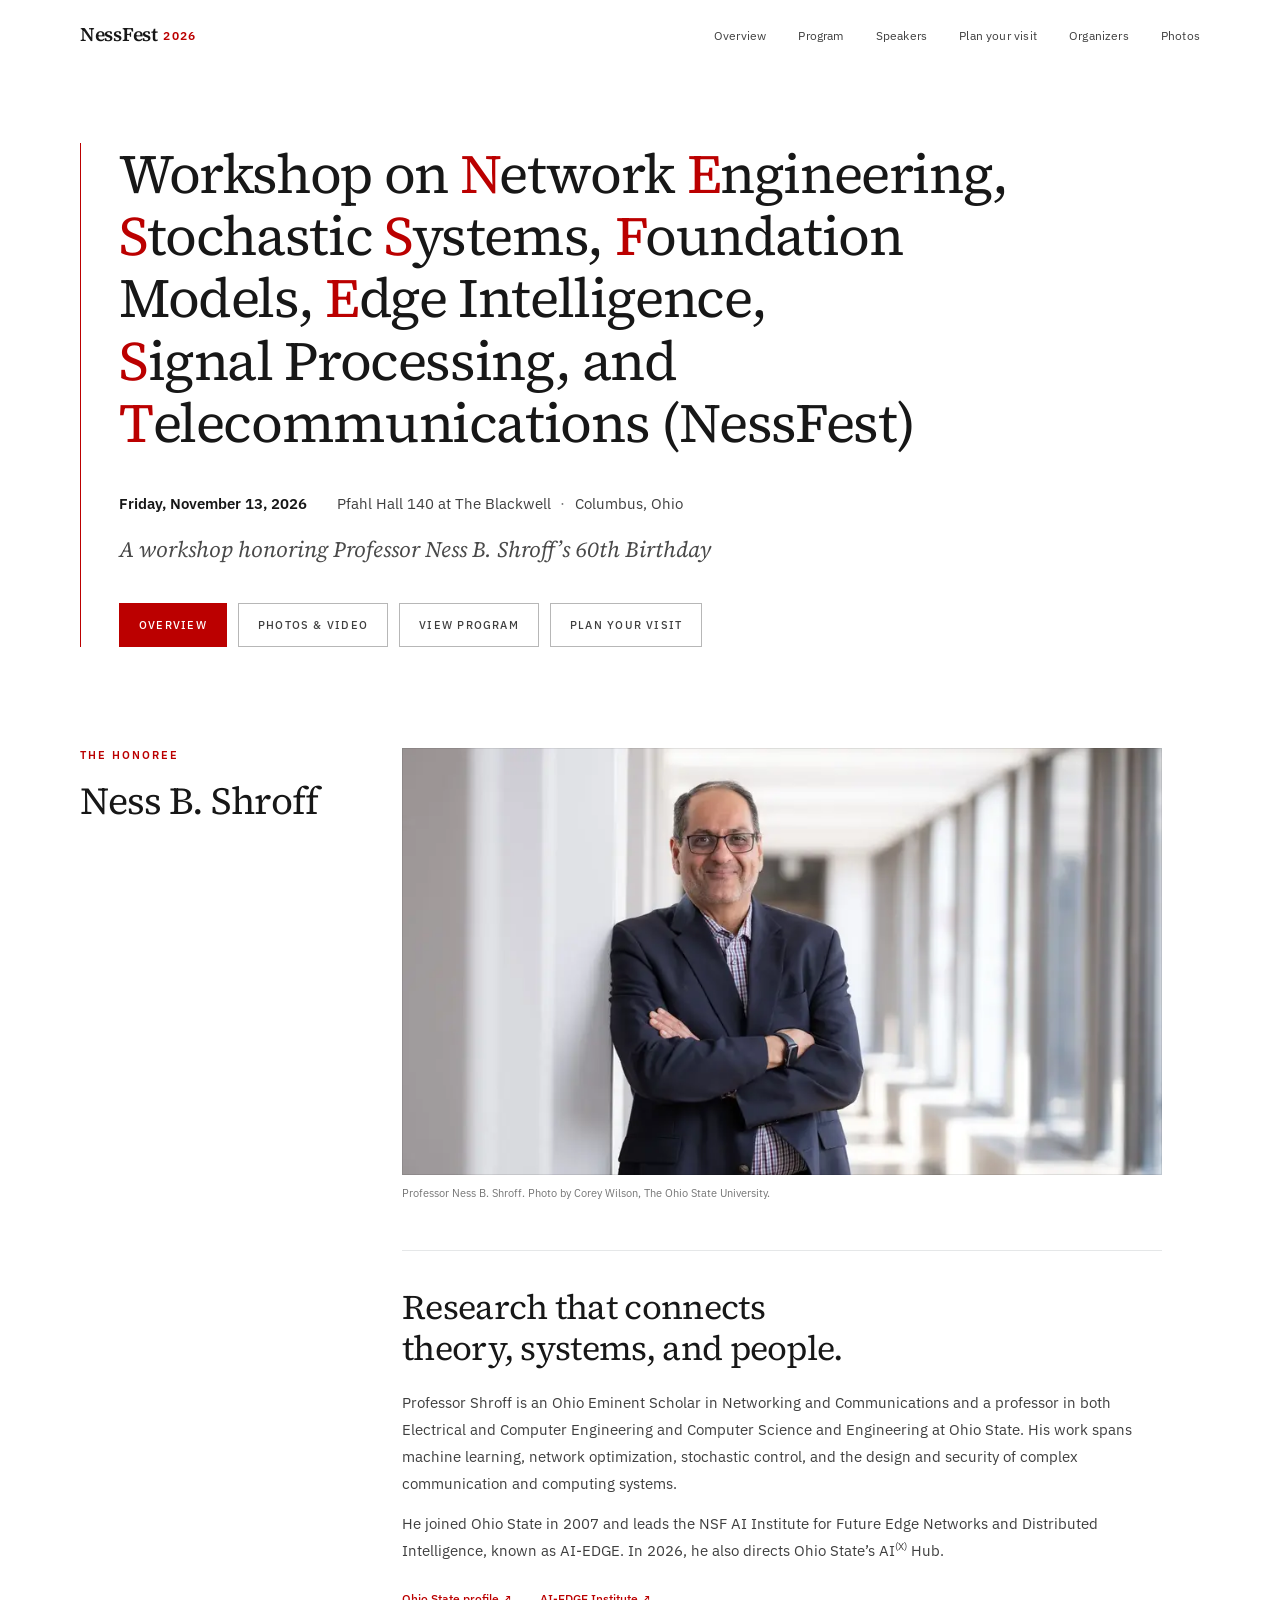
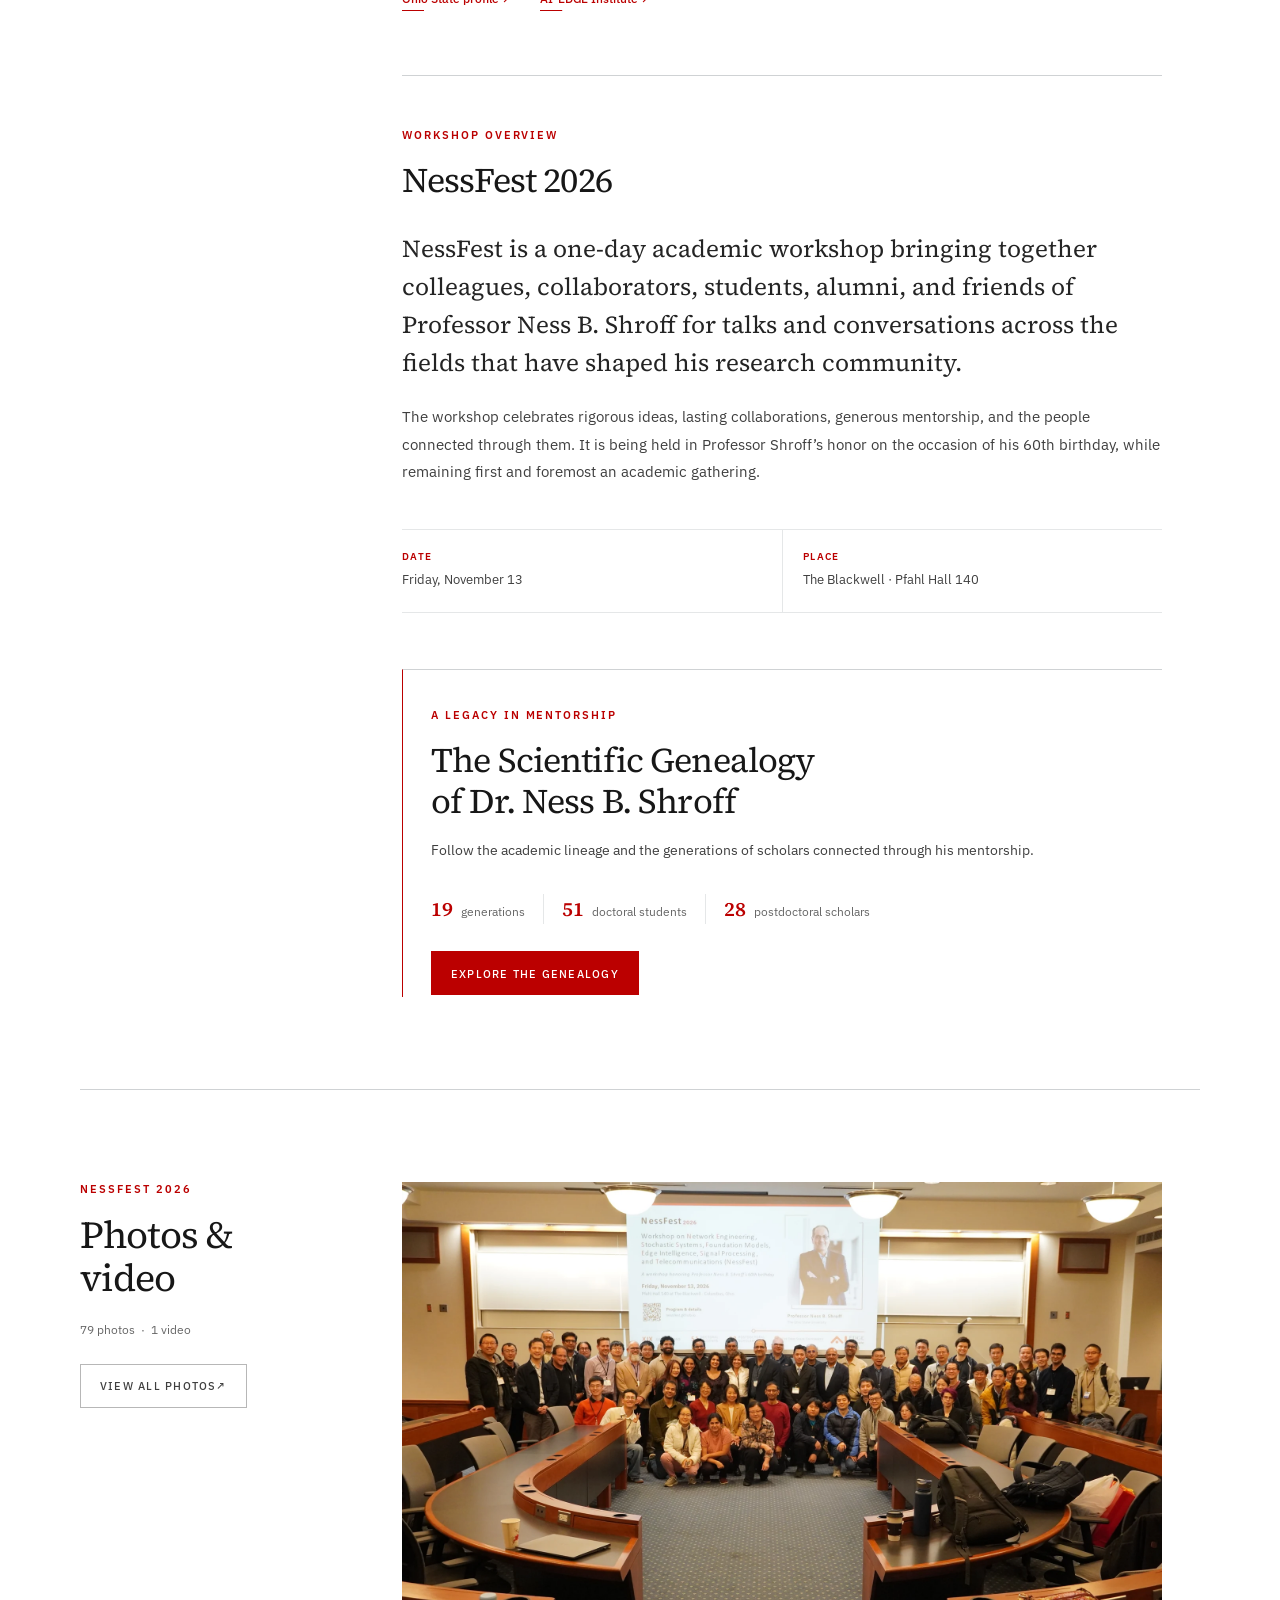
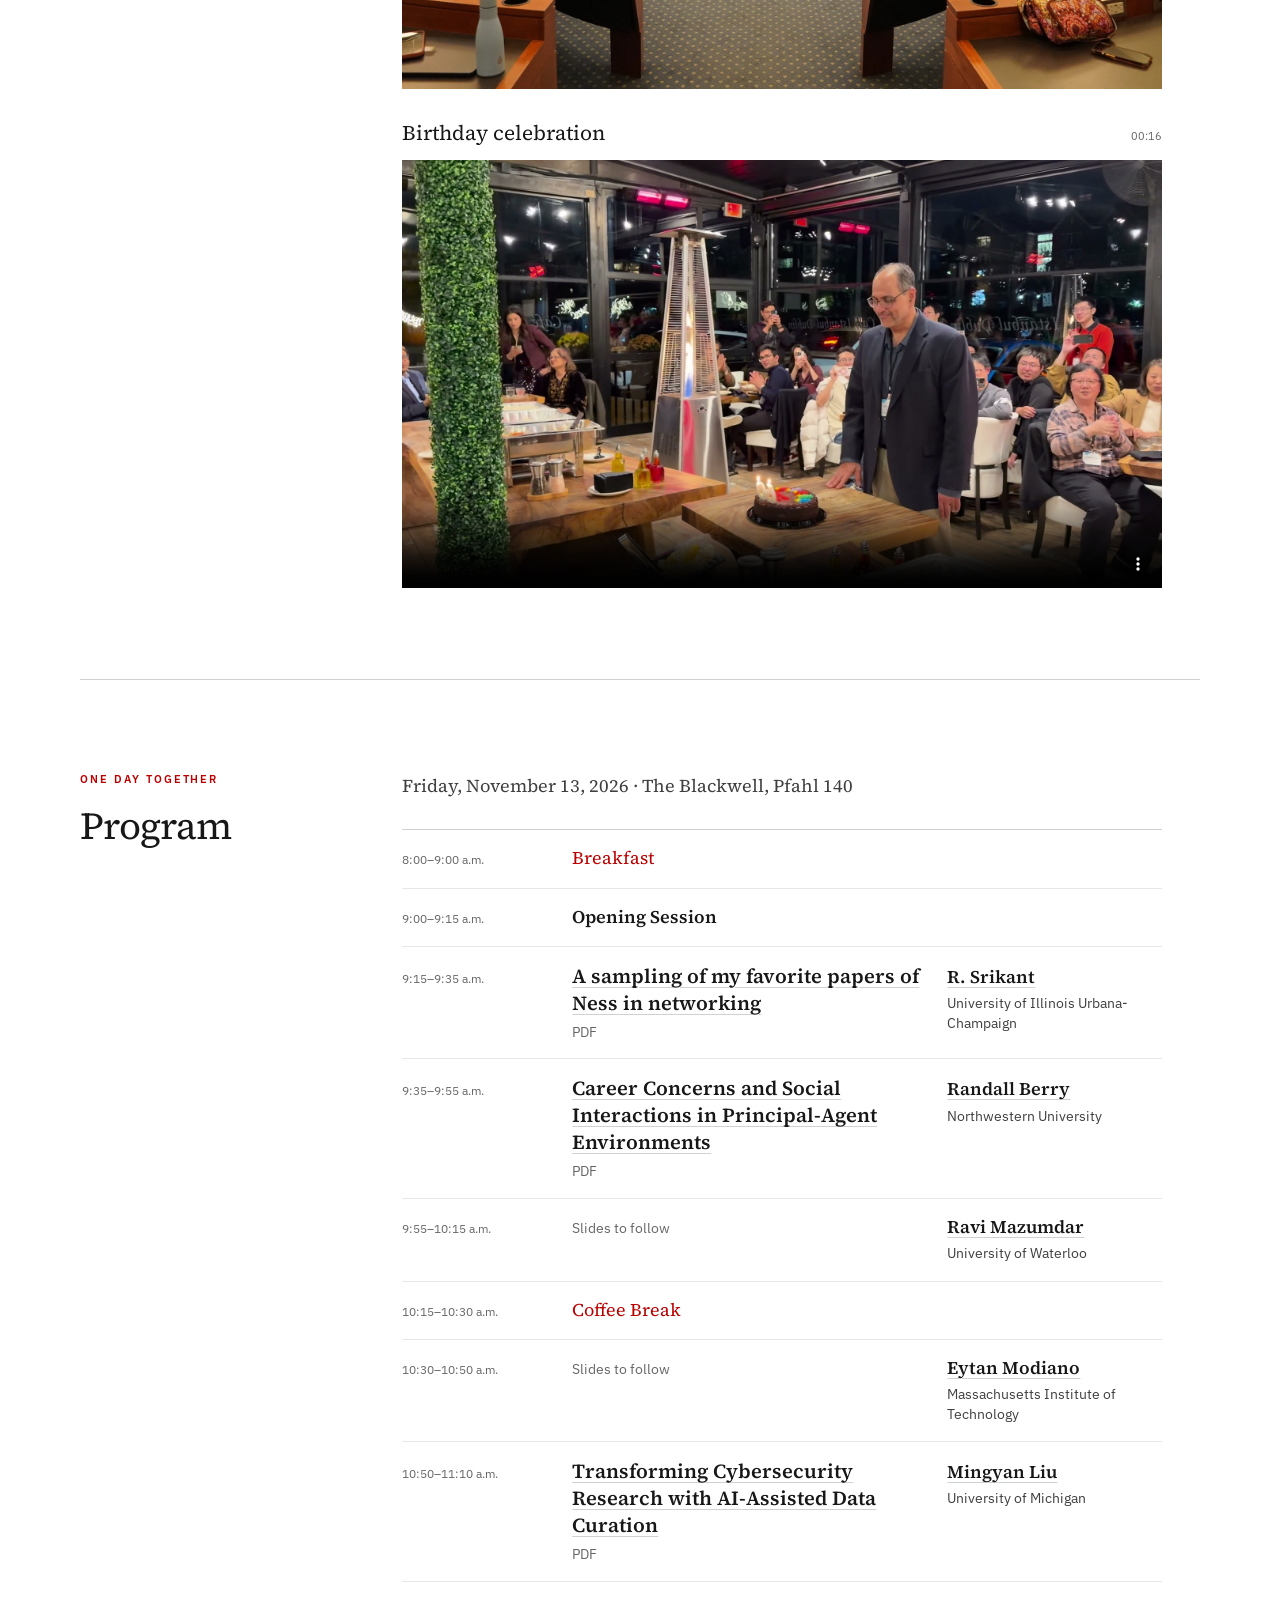
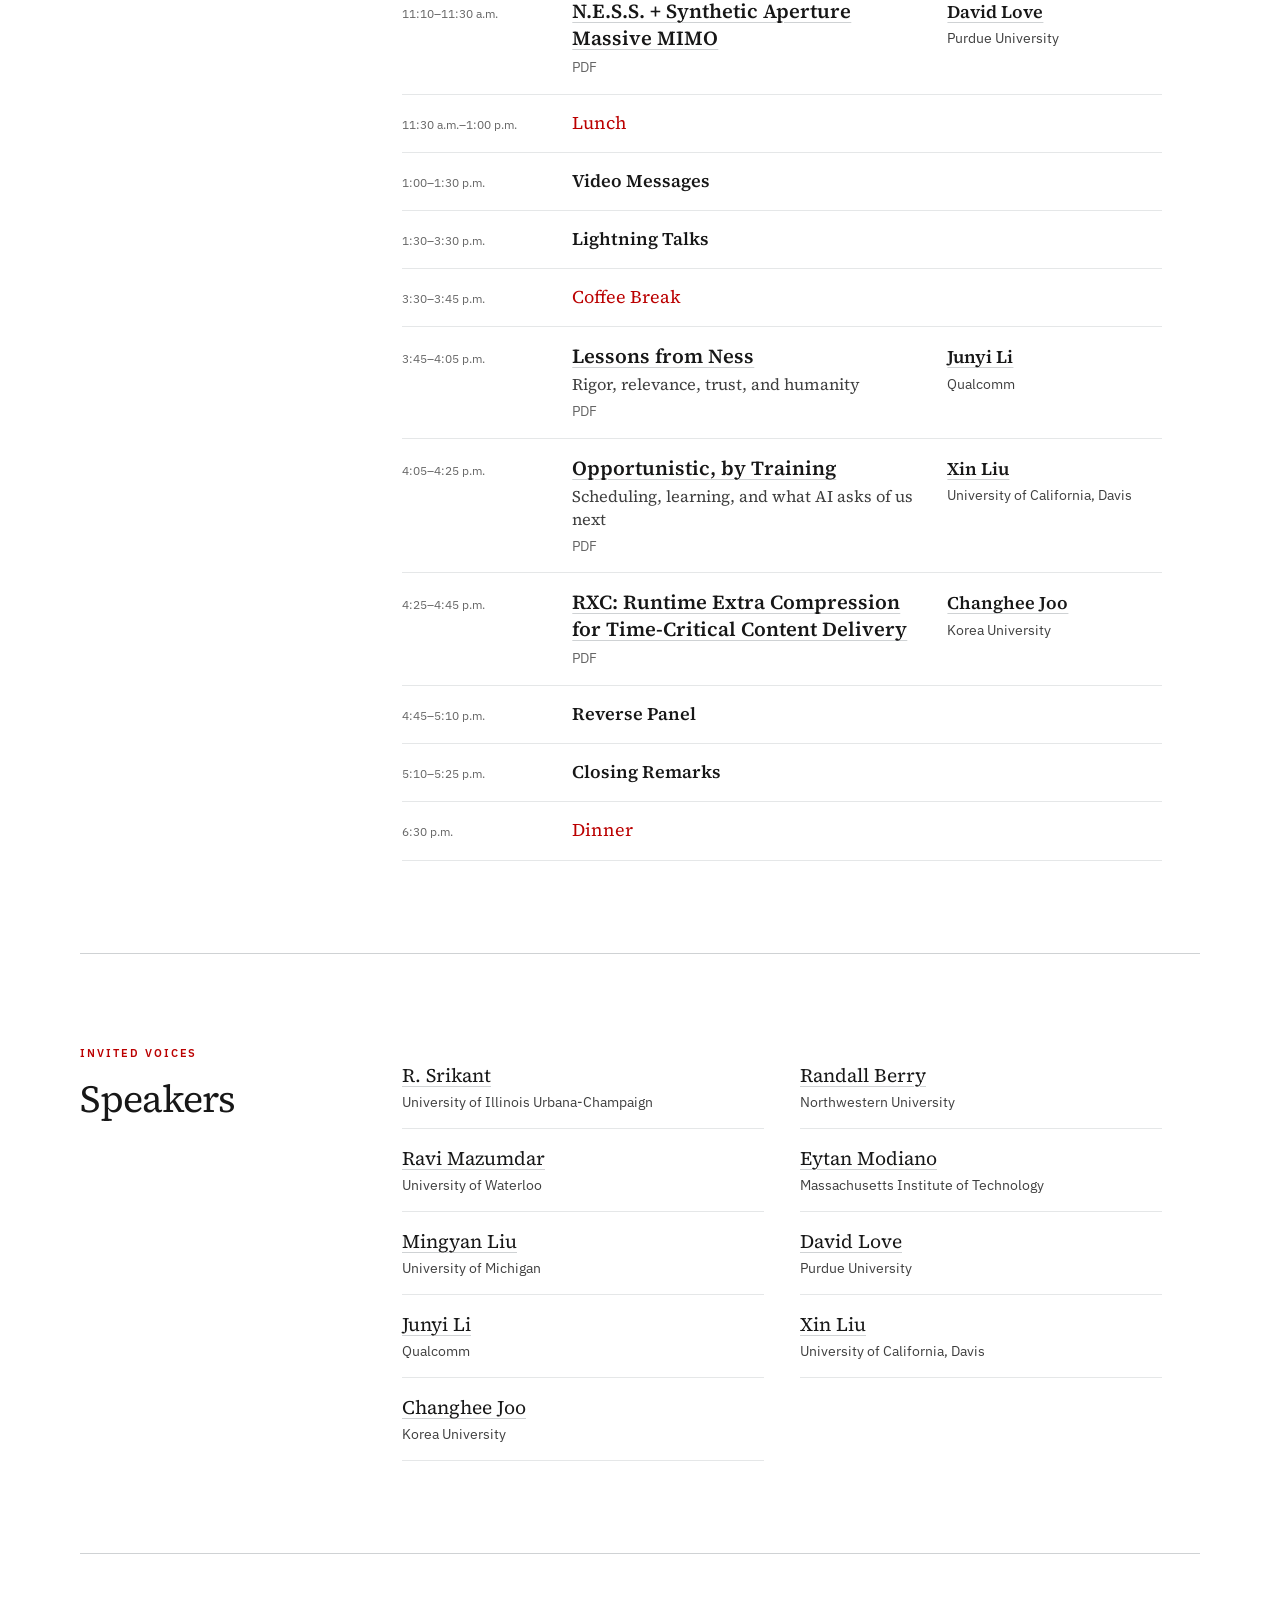
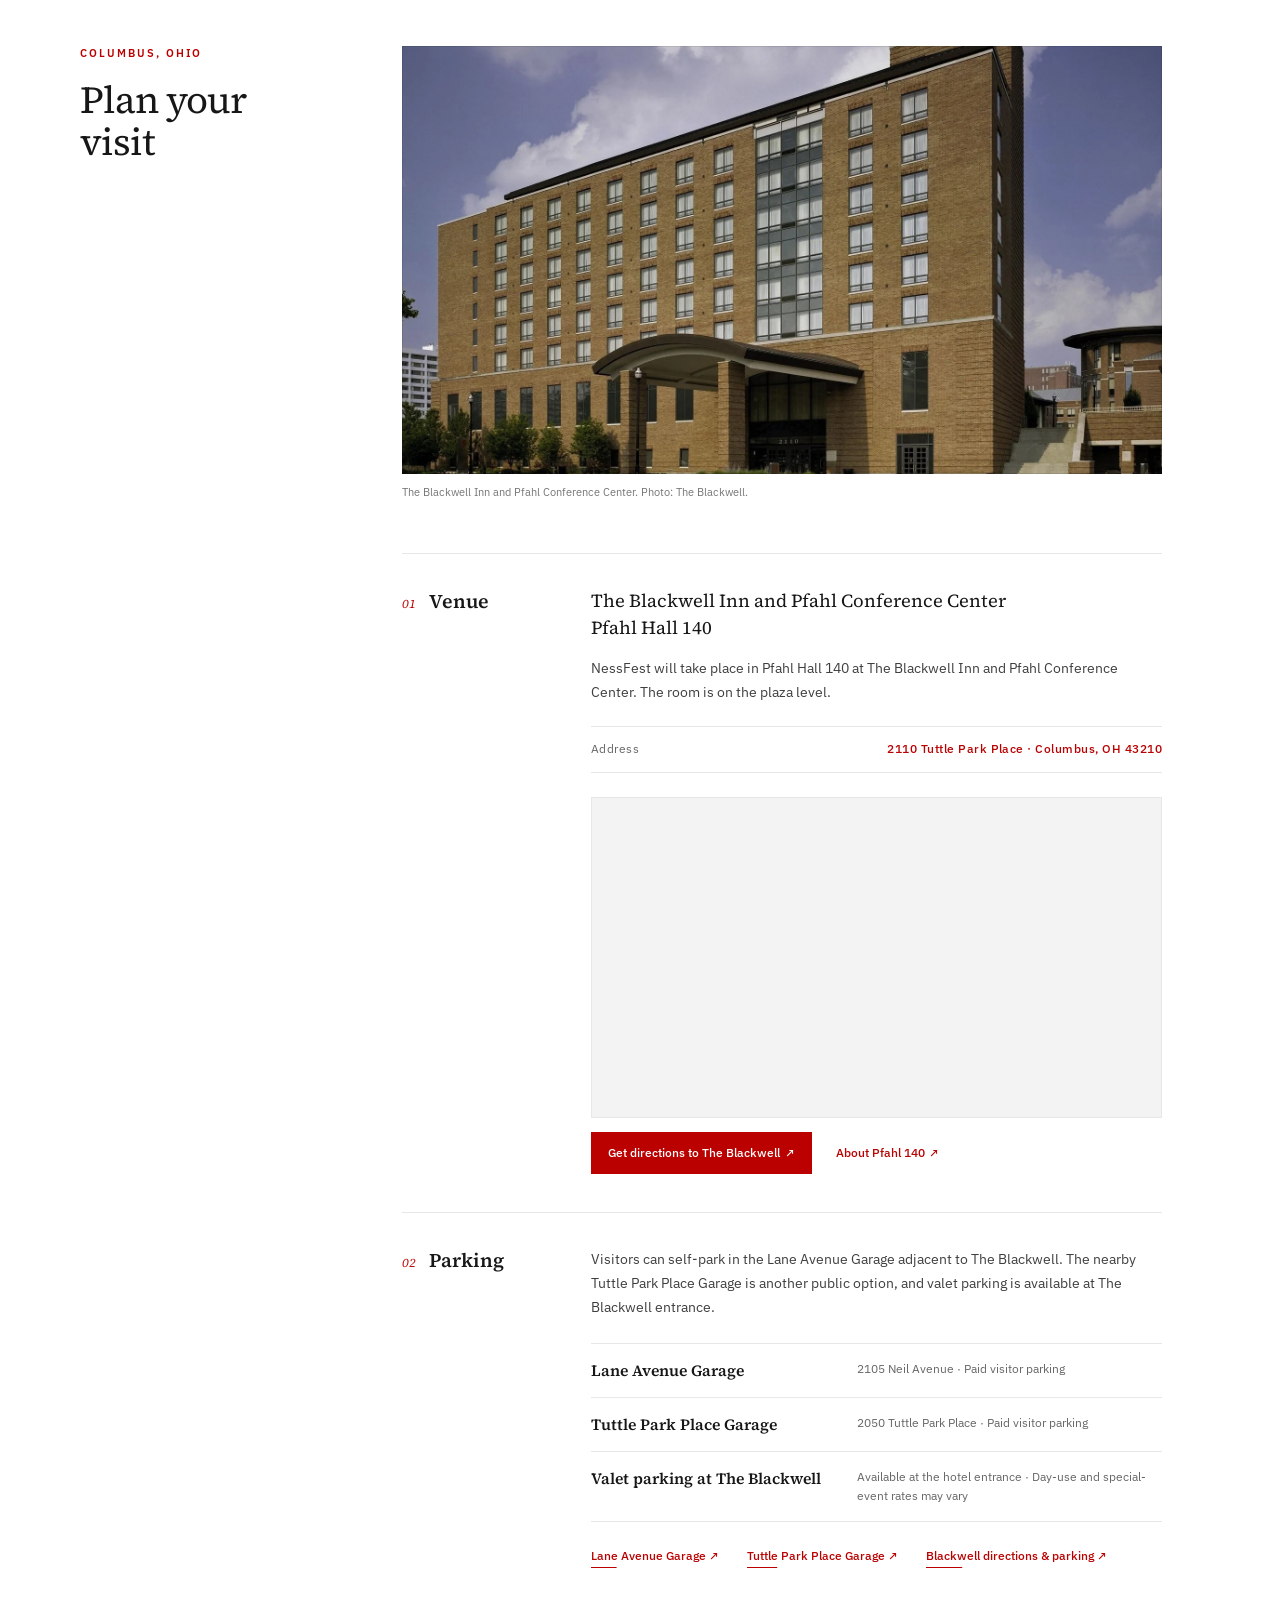
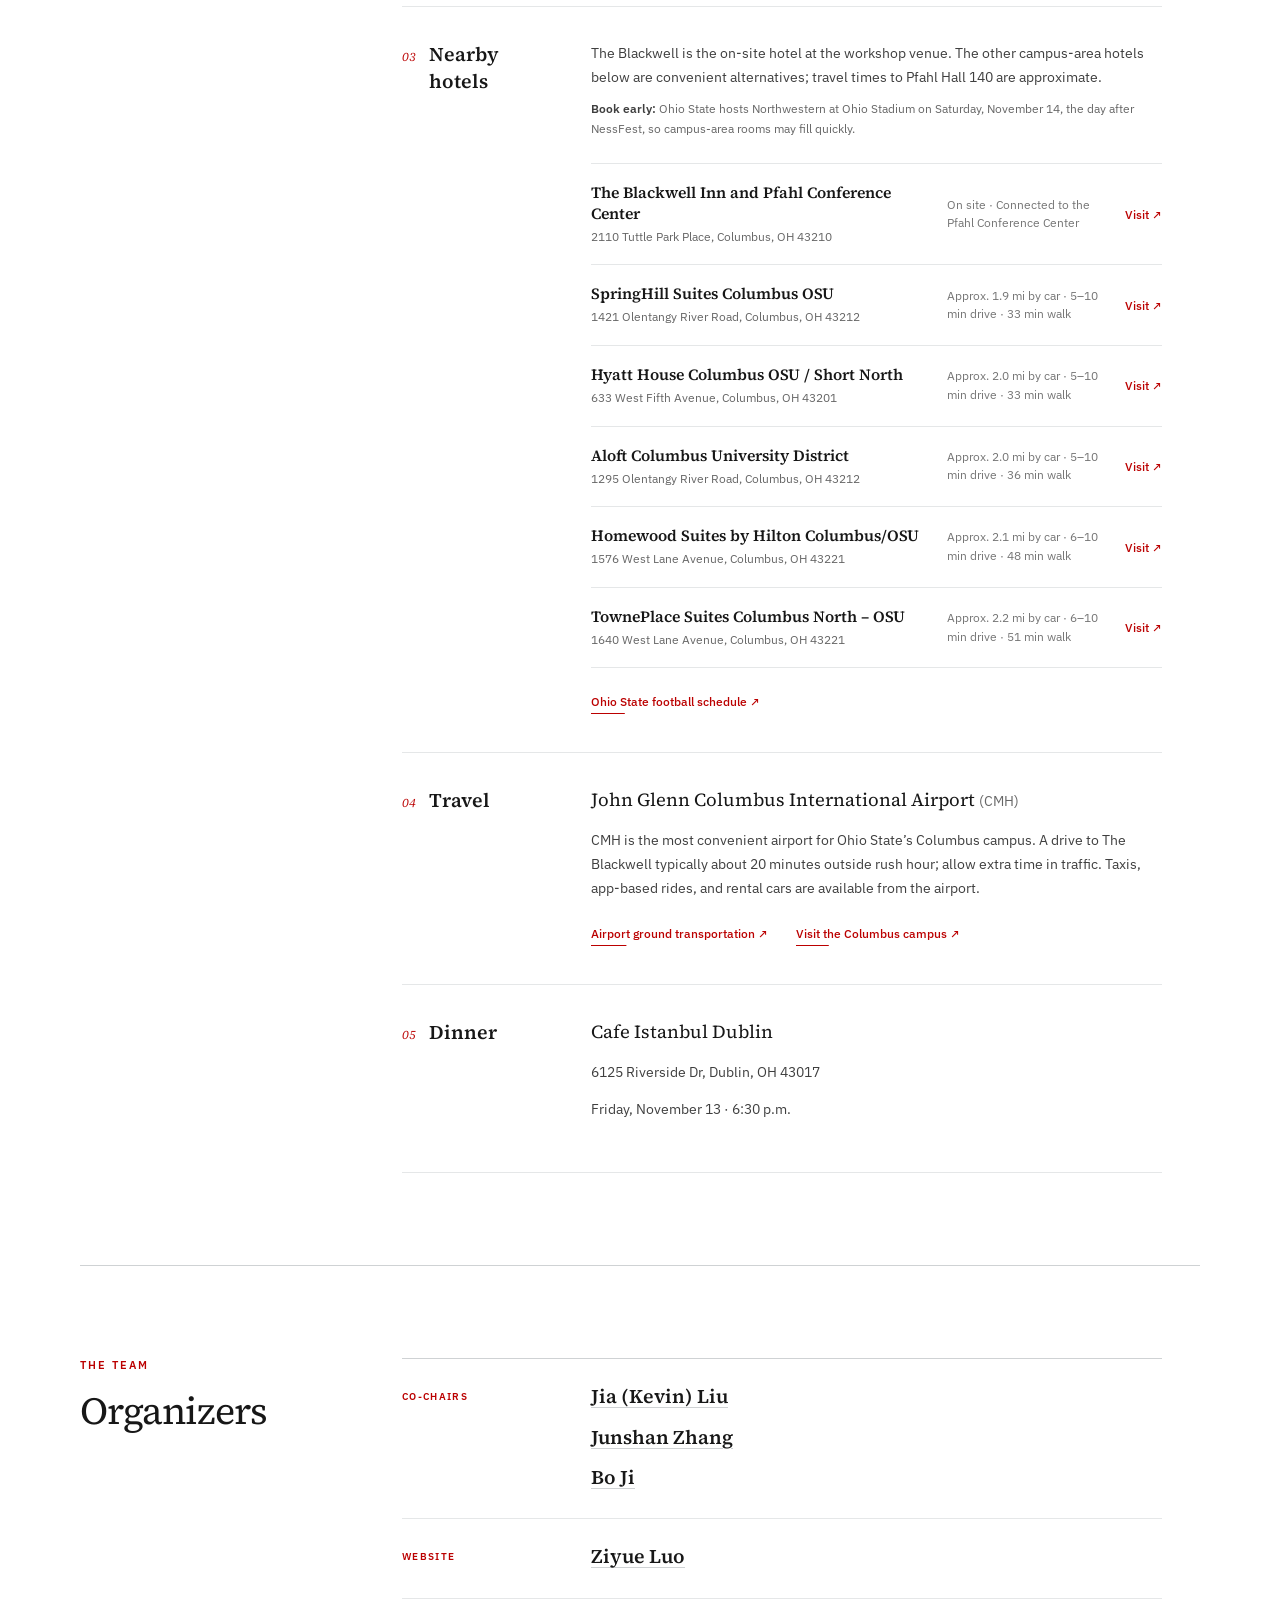
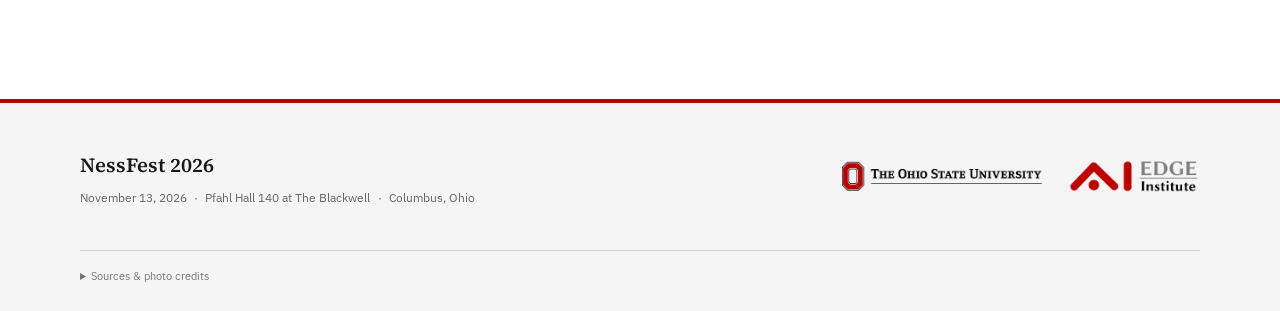
<file: index.html>
<!doctype html>
<html lang="en">
  <head>
    <meta charset="utf-8" />
    <meta name="viewport" content="width=device-width, initial-scale=1" />
    <meta name="theme-color" content="#ffffff" />
    <meta
      name="description"
      content="NessFest 2026 is a one-day academic workshop in Pfahl Hall 140 at The Blackwell Inn and Pfahl Conference Center, The Ohio State University, honoring Professor Ness B. Shroff."
    />
    <meta property="og:type" content="website" />
    <meta property="og:title" content="NessFest 2026 — The Ohio State University" />
    <meta
      property="og:description"
      content="A one-day workshop on network engineering, stochastic systems, foundation models, edge intelligence, signal processing, and telecommunications."
    />
    <meta property="og:image" content="assets/images/ness-shroff.webp" />
    <title>NessFest 2026 — The Ohio State University</title>
    <link rel="icon" href="assets/favicon.svg" type="image/svg+xml" />
    <link rel="preload" href="assets/fonts/source-serif-4-400.ttf" as="font" type="font/ttf" crossorigin />
    <link rel="preload" href="assets/fonts/ibm-plex-sans-400.ttf" as="font" type="font/ttf" crossorigin />
    <link rel="stylesheet" href="styles.css?v=20261120-talk-titles" />
    <script defer src="script.js?v=20260828-genealogy"></script>
  </head>
  <body>
    <a class="skip-link" href="#main-content">Skip to content</a>

    <header class="site-header" data-header>
      <div class="header-inner">
        <a class="site-name" href="#top" aria-label="NessFest 2026, back to top">
          NessFest <span>2026</span>
        </a>

        <nav class="desktop-nav" aria-label="Primary navigation">
          <a href="#about">Overview</a>
          <a href="#program">Program</a>
          <a href="#speakers">Speakers</a>
          <a href="#logistics">Plan your visit</a>
          <a href="#organizers">Organizers</a>
          <a href="photos/">Photos</a>
        </nav>

        <button
          class="menu-button"
          type="button"
          aria-expanded="false"
          aria-controls="mobile-navigation"
          data-menu-button
        >
          <span class="menu-label">Menu</span>
          <span class="menu-icon" aria-hidden="true"><i></i><i></i></span>
        </button>
      </div>

      <nav class="mobile-nav" id="mobile-navigation" aria-label="Mobile navigation" data-mobile-nav hidden>
        <a href="#about">Overview</a>
        <a href="#program">Program</a>
        <a href="#speakers">Speakers</a>
        <a href="#logistics">Plan your visit</a>
        <a href="#organizers">Organizers</a>
        <a href="photos/">Photos</a>
      </nav>
    </header>

    <main id="main-content">
      <section class="hero" id="top" aria-labelledby="event-title">
        <div class="hero-rule" aria-hidden="true"></div>
        <div class="hero-content">
          <h1 id="event-title">
            Workshop on <span class="hero-acrostic-letter">N</span>etwork
            <span class="hero-acrostic-letter">E</span>ngineering,
            <span class="hero-acrostic-letter">S</span>tochastic
            <span class="hero-acrostic-letter">S</span>ystems,
            <span class="hero-acrostic-letter">F</span>oundation Models,
            <span class="hero-acrostic-letter">E</span>dge Intelligence,
            <span class="hero-acrostic-letter">S</span>ignal Processing, and
            <span class="hero-acrostic-letter">T</span>ele&shy;communications
            <span class="hero-short-name">(NessFest)</span>
          </h1>

          <div class="hero-meta" aria-label="Event date and location">
            <p><strong>Friday, November 13, 2026</strong></p>
            <p>Pfahl Hall 140 at The Blackwell <span aria-hidden="true">·</span> Columbus, Ohio</p>
          </div>

          <p class="hero-honoree">A workshop honoring Professor Ness B. Shroff’s 60th Birthday</p>

          <div class="hero-actions">
            <a class="button button-primary" href="#about">Overview</a>
            <a class="button button-secondary" href="#photos">Photos &amp; video</a>
            <a class="button button-secondary" href="#program">View program</a>
            <a class="button button-secondary" href="#logistics">Plan your visit</a>
          </div>
        </div>
      </section>

      <section class="section overview-honoree-section" id="about" aria-labelledby="honoree-heading" data-reveal>
        <div class="section-label" id="honoree">
          <p class="eyebrow">The honoree</p>
          <h2 id="honoree-heading">Ness B. Shroff</h2>
        </div>

        <div class="section-body honoree-body">
          <figure class="honoree-figure">
            <div class="image-frame">
              <img
                src="assets/images/ness-shroff.webp"
                width="900"
                height="506"
                alt="Professor Ness Shroff standing in a bright hallway at Ohio State"
                loading="lazy"
              />
            </div>
            <figcaption>Professor Ness B. Shroff. Photo by Corey Wilson, The Ohio State University.</figcaption>
          </figure>

          <div class="honoree-profile">
            <h3>Research that connects theory, systems, and people.</h3>
            <p>
              Professor Shroff is an Ohio Eminent Scholar in Networking and Communications and a professor in
              both Electrical and Computer Engineering and Computer Science and Engineering at Ohio State. His
              work spans machine learning, network optimization, stochastic control, and the design and
              security of complex communication and computing systems.
            </p>
            <p>
              He joined Ohio State in 2007 and leads the NSF AI Institute for Future Edge Networks and
              Distributed Intelligence, known as AI-EDGE. In 2026, he also directs Ohio State’s AI<sup>(X)</sup>
              Hub.
            </p>
            <div class="inline-links">
              <a href="https://people.engineering.osu.edu/people/shroff.11" target="_blank" rel="noreferrer">
                Ohio State profile <span aria-hidden="true">↗</span>
              </a>
              <a href="https://aiedge.osu.edu/homepage" target="_blank" rel="noreferrer">
                AI-EDGE Institute <span aria-hidden="true">↗</span>
              </a>
            </div>
          </div>

          <div class="overview-summary" aria-labelledby="about-heading">
            <div class="overview-summary-heading">
              <p class="eyebrow">Workshop overview</p>
              <h3 id="about-heading">NessFest 2026</h3>
            </div>

            <p class="lead">
              NessFest is a one-day academic workshop bringing together colleagues, collaborators, students,
              alumni, and friends of Professor Ness B. Shroff for talks and conversations across the fields that
              have shaped his research community.
            </p>
            <p class="body-copy">
              The workshop celebrates rigorous ideas, lasting collaborations, generous mentorship, and the
              people connected through them. It is being held in Professor Shroff’s honor on the occasion of his
              60th birthday, while remaining first and foremost an academic gathering.
            </p>

            <dl class="event-facts" aria-label="Event at a glance">
              <div>
                <dt>Date</dt>
                <dd>Friday, November 13</dd>
              </div>
              <div>
                <dt>Place</dt>
                <dd>The Blackwell · Pfahl Hall 140</dd>
              </div>
            </dl>

            <aside class="genealogy-teaser" aria-labelledby="genealogy-teaser-heading">
              <div class="genealogy-teaser-copy">
                <p class="eyebrow">A legacy in mentorship</p>
                <h3 id="genealogy-teaser-heading">The Scientific Genealogy of Dr. Ness B. Shroff</h3>
                <p>Follow the academic lineage and the generations of scholars connected through his mentorship.</p>
              </div>
              <p class="genealogy-teaser-stats" aria-label="19 generations, 51 doctoral students, and 28 postdoctoral scholars">
                <span><strong>19</strong> generations</span>
                <span><strong>51</strong> doctoral students</span>
                <span><strong>28</strong> postdoctoral scholars</span>
              </p>
              <a class="button button-primary" href="genealogy/">Explore the genealogy</a>
            </aside>
          </div>
        </div>
      </section>

      <section class="section home-photos-section" id="photos" aria-labelledby="photos-heading" data-reveal>
        <div class="section-label">
          <p class="eyebrow">NessFest 2026</p>
          <h2 id="photos-heading">Photos &amp; video</h2>
          <p class="home-photos-count">79 photos <span aria-hidden="true">·</span> 1 video</p>
          <a class="button button-secondary" href="photos/">View all photos <span aria-hidden="true">↗</span></a>
        </div>
        <div class="section-body">
          <a class="home-photo-cover" href="photos/" aria-label="View the NessFest photo collection">
            <img src="photos/media/123-hero.webp" width="1920" height="1280" alt="NessFest participants gathered for the group photograph in Pfahl Hall." loading="lazy" decoding="async" />
          </a>
          <div class="home-birthday-film">
            <div class="home-film-heading"><h3>Birthday celebration</h3><span>00:16</span></div>
            <video controls playsinline preload="none" poster="photos/media/birthday-wish-poster.jpg" width="1280" height="720" aria-label="Birthday celebration video">
              <source src="photos/media/birthday-wish.mp4" type="video/mp4" />
              <track kind="descriptions" src="photos/birthday-wish.vtt" srclang="en" label="Scene descriptions" />
              <p><a href="photos/media/birthday-wish.mp4">Watch the birthday video</a>.</p>
            </video>
          </div>
        </div>
      </section>

      <section class="section" id="program" aria-labelledby="program-heading" data-reveal>
        <div class="section-label">
          <p class="eyebrow">One day together</p>
          <h2 id="program-heading">Program</h2>
        </div>

        <div class="section-body">
          <div class="program-intro">
            <p>Friday, November 13, 2026 · The Blackwell, Pfahl 140</p>
          </div>

          <ol class="program-schedule" aria-label="NessFest 2026 program">
            <li class="program-break">
              <time datetime="2026-11-13T08:00">8:00–9:00 a.m.</time>
              <p>Breakfast</p>
            </li>
            <li>
              <time datetime="2026-11-13T09:00">9:00–9:15 a.m.</time>
              <p>Opening Session</p>
            </li>
            <li>
              <time datetime="2026-11-13T09:15">9:15–9:35 a.m.</time>
              <p class="program-talk">
                <a class="program-talk-link" href="slides/nessfest-2026-r-srikant.pdf">
                  <span class="program-talk-title">A sampling of my favorite papers of Ness in networking</span>
                  <span class="program-talk-format">PDF</span>
                </a>
              </p>
              <div class="program-speaker">
                <a class="speaker-link" href="https://sites.google.com/a/illinois.edu/srikant/home" target="_blank" rel="noopener noreferrer">R. Srikant</a>
                <span class="speaker-affiliation">University of Illinois Urbana-Champaign</span>
              </div>
            </li>
            <li>
              <time datetime="2026-11-13T09:35">9:35–9:55 a.m.</time>
              <p class="program-talk">
                <a class="program-talk-link" href="slides/nessfest-2026-randall-berry.pdf">
                  <span class="program-talk-title">Career Concerns and Social Interactions in Principal-Agent Environments</span>
                  <span class="program-talk-format">PDF</span>
                </a>
              </p>
              <div class="program-speaker">
                <a class="speaker-link" href="https://users.eecs.northwestern.edu/~rberry/" target="_blank" rel="noopener noreferrer">Randall Berry</a>
                <span class="speaker-affiliation">Northwestern University</span>
              </div>
            </li>
            <li>
              <time datetime="2026-11-13T09:55">9:55–10:15 a.m.</time>
              <p class="program-slides-pending">Slides to follow</p>
              <div class="program-speaker">
                <a class="speaker-link" href="https://ece.uwaterloo.ca/~mazum/" target="_blank" rel="noopener noreferrer">Ravi Mazumdar</a>
                <span class="speaker-affiliation">University of Waterloo</span>
              </div>
            </li>
            <li class="program-break">
              <time datetime="2026-11-13T10:15">10:15–10:30 a.m.</time>
              <p>Coffee Break</p>
            </li>
            <li>
              <time datetime="2026-11-13T10:30">10:30–10:50 a.m.</time>
              <p class="program-slides-pending">Slides to follow</p>
              <div class="program-speaker">
                <a class="speaker-link" href="https://modiano.mit.edu/" target="_blank" rel="noopener noreferrer">Eytan Modiano</a>
                <span class="speaker-affiliation">Massachusetts Institute of Technology</span>
              </div>
            </li>
            <li>
              <time datetime="2026-11-13T10:50">10:50–11:10 a.m.</time>
              <p class="program-talk">
                <a class="program-talk-link" href="slides/nessfest-2026-mingyan-liu.pdf">
                  <span class="program-talk-title">Transforming Cybersecurity Research with AI-Assisted Data Curation</span>
                  <span class="program-talk-format">PDF</span>
                </a>
              </p>
              <div class="program-speaker">
                <a class="speaker-link" href="https://liu.engin.umich.edu/" target="_blank" rel="noopener noreferrer">Mingyan Liu</a>
                <span class="speaker-affiliation">University of Michigan</span>
              </div>
            </li>
            <li>
              <time datetime="2026-11-13T11:10">11:10–11:30 a.m.</time>
              <p class="program-talk">
                <a class="program-talk-link" href="slides/nessfest-2026-david-love.pdf">
                  <span class="program-talk-title">N.E.S.S. + Synthetic Aperture Massive MIMO</span>
                  <span class="program-talk-format">PDF</span>
                </a>
              </p>
              <div class="program-speaker">
                <a class="speaker-link" href="https://engineering.purdue.edu/~djlove/" target="_blank" rel="noopener noreferrer">David Love</a>
                <span class="speaker-affiliation">Purdue University</span>
              </div>
            </li>
            <li class="program-break">
              <time datetime="2026-11-13T11:30">11:30 a.m.–1:00 p.m.</time>
              <p>Lunch</p>
            </li>
            <li>
              <time datetime="2026-11-13T13:00">1:00–1:30 p.m.</time>
              <p>Video Messages</p>
            </li>
            <li>
              <time datetime="2026-11-13T13:30">1:30–3:30 p.m.</time>
              <p>Lightning Talks</p>
            </li>
            <li class="program-break">
              <time datetime="2026-11-13T15:30">3:30–3:45 p.m.</time>
              <p>Coffee Break</p>
            </li>
            <li>
              <time datetime="2026-11-13T15:45">3:45–4:05 p.m.</time>
              <p class="program-talk">
                <a class="program-talk-link" href="slides/nessfest-2026-junyi-li.pdf">
                  <span class="program-talk-title">Lessons from Ness</span>
                  <span class="program-talk-subtitle">Rigor, relevance, trust, and humanity</span>
                  <span class="program-talk-format">PDF</span>
                </a>
              </p>
              <div class="program-speaker">
                <a class="speaker-link" href="https://lidssmart.lids.mit.edu/speaker/junyi-li/" target="_blank" rel="noopener noreferrer">Junyi Li</a>
                <span class="speaker-affiliation">Qualcomm</span>
              </div>
            </li>
            <li>
              <time datetime="2026-11-13T16:05">4:05–4:25 p.m.</time>
              <p class="program-talk">
                <a class="program-talk-link" href="slides/nessfest-2026-xin-liu.pdf">
                  <span class="program-talk-title">Opportunistic, by Training</span>
                  <span class="program-talk-subtitle">Scheduling, learning, and what AI asks of us next</span>
                  <span class="program-talk-format">PDF</span>
                </a>
              </p>
              <div class="program-speaker">
                <a class="speaker-link" href="https://xinliu.engineering.ucdavis.edu/" target="_blank" rel="noopener noreferrer">Xin Liu</a>
                <span class="speaker-affiliation">University of California, Davis</span>
              </div>
            </li>
            <li>
              <time datetime="2026-11-13T16:25">4:25–4:45 p.m.</time>
              <p class="program-talk">
                <a class="program-talk-link" href="slides/nessfest-2026-changhee-joo.pdf">
                  <span class="program-talk-title">RXC: Runtime Extra Compression for Time-Critical Content Delivery</span>
                  <span class="program-talk-format">PDF</span>
                </a>
              </p>
              <div class="program-speaker">
                <a class="speaker-link" href="https://rain.korea.ac.kr/members/professor" target="_blank" rel="noopener noreferrer">Changhee Joo</a>
                <span class="speaker-affiliation">Korea University</span>
              </div>
            </li>
            <li>
              <time datetime="2026-11-13T16:45">4:45–5:10 p.m.</time>
              <p>Reverse Panel</p>
            </li>
            <li>
              <time datetime="2026-11-13T17:10">5:10–5:25 p.m.</time>
              <p>Closing Remarks</p>
            </li>
            <li class="program-break">
              <time datetime="2026-11-13T18:30">6:30 p.m.</time>
              <p>Dinner</p>
            </li>
          </ol>
        </div>
      </section>

      <section class="section" id="speakers" aria-labelledby="speakers-heading" data-reveal>
        <div class="section-label">
          <p class="eyebrow">Invited voices</p>
          <h2 id="speakers-heading">Speakers</h2>
        </div>

        <div class="section-body">
          <ol class="speaker-list" aria-label="Speakers in program order">
            <li>
              <a class="speaker-link" href="https://sites.google.com/a/illinois.edu/srikant/home" target="_blank" rel="noopener noreferrer">R. Srikant</a>
              <span class="speaker-affiliation">University of Illinois Urbana-Champaign</span>
            </li>
            <li>
              <a class="speaker-link" href="https://users.eecs.northwestern.edu/~rberry/" target="_blank" rel="noopener noreferrer">Randall Berry</a>
              <span class="speaker-affiliation">Northwestern University</span>
            </li>
            <li>
              <a class="speaker-link" href="https://ece.uwaterloo.ca/~mazum/" target="_blank" rel="noopener noreferrer">Ravi Mazumdar</a>
              <span class="speaker-affiliation">University of Waterloo</span>
            </li>
            <li>
              <a class="speaker-link" href="https://modiano.mit.edu/" target="_blank" rel="noopener noreferrer">Eytan Modiano</a>
              <span class="speaker-affiliation">Massachusetts Institute of Technology</span>
            </li>
            <li>
              <a class="speaker-link" href="https://liu.engin.umich.edu/" target="_blank" rel="noopener noreferrer">Mingyan Liu</a>
              <span class="speaker-affiliation">University of Michigan</span>
            </li>
            <li>
              <a class="speaker-link" href="https://engineering.purdue.edu/~djlove/" target="_blank" rel="noopener noreferrer">David Love</a>
              <span class="speaker-affiliation">Purdue University</span>
            </li>
            <li>
              <a class="speaker-link" href="https://lidssmart.lids.mit.edu/speaker/junyi-li/" target="_blank" rel="noopener noreferrer">Junyi Li</a>
              <span class="speaker-affiliation">Qualcomm</span>
            </li>
            <li>
              <a class="speaker-link" href="https://xinliu.engineering.ucdavis.edu/" target="_blank" rel="noopener noreferrer">Xin Liu</a>
              <span class="speaker-affiliation">University of California, Davis</span>
            </li>
            <li>
              <a class="speaker-link" href="https://rain.korea.ac.kr/members/professor" target="_blank" rel="noopener noreferrer">Changhee Joo</a>
              <span class="speaker-affiliation">Korea University</span>
            </li>
          </ol>
        </div>
      </section>

      <section class="section logistics-section" id="logistics" aria-labelledby="logistics-heading" data-reveal>
        <div class="section-label">
          <p class="eyebrow">Columbus, Ohio</p>
          <h2 id="logistics-heading">Plan your visit</h2>
        </div>

        <div class="section-body">
          <figure class="campus-figure">
            <div class="image-frame campus-image">
              <img
                src="assets/images/blackwell-exterior.webp"
                width="1636"
                height="1097"
                alt="Exterior of The Blackwell Inn and Pfahl Conference Center"
                loading="lazy"
              />
            </div>
            <figcaption>The Blackwell Inn and Pfahl Conference Center. Photo: The Blackwell.</figcaption>
          </figure>

          <div class="visit-block" id="venue">
            <div class="visit-heading">
              <p class="visit-index">01</p>
              <h3>Venue</h3>
            </div>
            <div class="visit-content">
              <p class="visit-lead">The Blackwell Inn and Pfahl Conference Center<br />Pfahl Hall 140</p>
              <p>
                NessFest will take place in Pfahl Hall 140 at The Blackwell Inn and Pfahl Conference Center.
                The room is on the plaza level.
              </p>
              <p class="detail-line"><span>Address</span> 2110 Tuttle Park Place · Columbus, OH 43210</p>
              <div class="venue-map">
                <div class="venue-map-frame">
                  <iframe
                    title="Google Map showing The Blackwell Inn and Pfahl Conference Center"
                    src="https://www.google.com/maps?q=The%20Blackwell%20Inn%20and%20Pfahl%20Conference%20Center%2C%202110%20Tuttle%20Park%20Place%2C%20Columbus%2C%20OH%2043210&amp;output=embed"
                    loading="lazy"
                    allowfullscreen
                    referrerpolicy="no-referrer-when-downgrade"
                  ></iframe>
                </div>
                <div class="map-actions">
                  <a
                    class="map-directions"
                    href="https://www.google.com/maps/dir/?api=1&amp;destination=The%20Blackwell%20Inn%20and%20Pfahl%20Conference%20Center%2C%202110%20Tuttle%20Park%20Place%2C%20Columbus%2C%20OH%2043210&amp;dir_action=navigate"
                    target="_blank"
                    rel="noreferrer"
                  >
                    Get directions to The Blackwell <span aria-hidden="true">↗</span>
                  </a>
                  <a
                    class="map-about"
                    href="https://www.theblackwell.com/event-spaces.htm"
                    target="_blank"
                    rel="noreferrer"
                  >
                    About Pfahl 140 <span aria-hidden="true">↗</span>
                  </a>
                </div>
              </div>
            </div>
          </div>

          <div class="visit-block" id="parking">
            <div class="visit-heading">
              <p class="visit-index">02</p>
              <h3>Parking</h3>
            </div>
            <div class="visit-content">
              <p>
                Visitors can self-park in the Lane Avenue Garage adjacent to The Blackwell. The nearby Tuttle
                Park Place Garage is another public option, and valet parking is available at The Blackwell
                entrance.
              </p>

              <div class="compact-list">
                <div>
                  <h4>Lane Avenue Garage</h4>
                  <p>2105 Neil Avenue · Paid visitor parking</p>
                </div>
                <div>
                  <h4>Tuttle Park Place Garage</h4>
                  <p>2050 Tuttle Park Place · Paid visitor parking</p>
                </div>
                <div>
                  <h4>Valet parking at The Blackwell</h4>
                  <p>Available at the hotel entrance · Day-use and special-event rates may vary</p>
                </div>
              </div>

              <div class="inline-links">
                <a href="https://osu.campusparc.com/find-parking/lane-avenue-garage/" target="_blank" rel="noreferrer">
                  Lane Avenue Garage <span aria-hidden="true">↗</span>
                </a>
                <a href="https://osu.campusparc.com/find-parking/tuttle-park-place-garage/" target="_blank" rel="noreferrer">
                  Tuttle Park Place Garage <span aria-hidden="true">↗</span>
                </a>
                <a href="https://www.theblackwell.com/contact-us.htm" target="_blank" rel="noreferrer">
                  Blackwell directions &amp; parking <span aria-hidden="true">↗</span>
                </a>
              </div>
            </div>
          </div>

          <div class="visit-block" id="hotels">
            <div class="visit-heading">
              <p class="visit-index">03</p>
              <h3>Nearby hotels</h3>
            </div>
            <div class="visit-content">
              <p>
                The Blackwell is the on-site hotel at the workshop venue. The other campus-area hotels below
                are convenient alternatives; travel times to Pfahl Hall 140 are approximate.
              </p>
              <p class="parking-rate-note">
                <strong>Book early:</strong> Ohio State hosts Northwestern at Ohio Stadium on Saturday,
                November 14, the day after NessFest, so campus-area rooms may fill quickly.
              </p>

              <div class="hotel-list">
                <article>
                  <div>
                    <h4>The Blackwell Inn and Pfahl Conference Center</h4>
                    <p>2110 Tuttle Park Place, Columbus, OH 43210</p>
                  </div>
                  <p class="hotel-note">On site · Connected to the Pfahl Conference Center</p>
                  <a href="https://www.theblackwell.com/" target="_blank" rel="noreferrer" aria-label="Visit The Blackwell website">
                    Visit <span aria-hidden="true">↗</span>
                  </a>
                </article>
                <article>
                  <div>
                    <h4>SpringHill Suites Columbus OSU</h4>
                    <p>1421 Olentangy River Road, Columbus, OH 43212</p>
                  </div>
                  <p class="hotel-note">Approx. 1.9 mi by car · 5–10 min drive · 33 min walk</p>
                  <a href="https://www.marriott.com/en-us/hotels/cmhos-springhill-suites-columbus-osu/overview/" target="_blank" rel="noreferrer" aria-label="Visit SpringHill Suites Columbus OSU website">
                    Visit <span aria-hidden="true">↗</span>
                  </a>
                </article>
                <article>
                  <div>
                    <h4>Hyatt House Columbus OSU / Short North</h4>
                    <p>633 West Fifth Avenue, Columbus, OH 43201</p>
                  </div>
                  <p class="hotel-note">Approx. 2.0 mi by car · 5–10 min drive · 33 min walk</p>
                  <a href="https://www.hyatt.com/hyatt-house/en-US/cmhxo-hyatt-house-columbus-osu-short-north" target="_blank" rel="noreferrer" aria-label="Visit Hyatt House Columbus OSU Short North website">
                    Visit <span aria-hidden="true">↗</span>
                  </a>
                </article>
                <article>
                  <div>
                    <h4>Aloft Columbus University District</h4>
                    <p>1295 Olentangy River Road, Columbus, OH 43212</p>
                  </div>
                  <p class="hotel-note">Approx. 2.0 mi by car · 5–10 min drive · 36 min walk</p>
                  <a href="https://www.marriott.com/en-us/hotels/cmhco-aloft-columbus-university-district/overview/" target="_blank" rel="noreferrer" aria-label="Visit Aloft Columbus University District website">
                    Visit <span aria-hidden="true">↗</span>
                  </a>
                </article>
                <article>
                  <div>
                    <h4>Homewood Suites by Hilton Columbus/OSU</h4>
                    <p>1576 West Lane Avenue, Columbus, OH 43221</p>
                  </div>
                  <p class="hotel-note">Approx. 2.1 mi by car · 6–10 min drive · 48 min walk</p>
                  <a href="https://www.hilton.com/en/hotels/cmhlahw-homewood-suites-columbus-osu-oh/" target="_blank" rel="noreferrer" aria-label="Visit Homewood Suites Columbus OSU website">
                    Visit <span aria-hidden="true">↗</span>
                  </a>
                </article>
                <article>
                  <div>
                    <h4>TownePlace Suites Columbus North – OSU</h4>
                    <p>1640 West Lane Avenue, Columbus, OH 43221</p>
                  </div>
                  <p class="hotel-note">Approx. 2.2 mi by car · 6–10 min drive · 51 min walk</p>
                  <a href="https://www.marriott.com/en-us/hotels/cmhtn-towneplace-suites-columbus-north-osu/overview/" target="_blank" rel="noreferrer" aria-label="Visit TownePlace Suites Columbus North OSU website">
                    Visit <span aria-hidden="true">↗</span>
                  </a>
                </article>
              </div>

              <div class="inline-links">
                <a href="https://ohiostatebuckeyes.com/sports/football/schedule/2026-2027" target="_blank" rel="noreferrer">
                  Ohio State football schedule <span aria-hidden="true">↗</span>
                </a>
              </div>
            </div>
          </div>

          <div class="visit-block" id="travel">
            <div class="visit-heading">
              <p class="visit-index">04</p>
              <h3>Travel</h3>
            </div>
            <div class="visit-content">
              <p class="visit-lead">John Glenn Columbus International Airport <span>(CMH)</span></p>
              <p>
                CMH is the most convenient airport for Ohio State’s Columbus campus. A drive to The Blackwell
                typically about 20 minutes outside rush hour; allow extra time in traffic. Taxis, app-based
                rides, and rental cars are available from the airport.
              </p>
              <div class="inline-links">
                <a href="https://flycolumbus.com/passengers/taxis-shuttles-rideshare/" target="_blank" rel="noreferrer">
                  Airport ground transportation <span aria-hidden="true">↗</span>
                </a>
                <a href="https://www.osu.edu/about/columbus/visits" target="_blank" rel="noreferrer">
                  Visit the Columbus campus <span aria-hidden="true">↗</span>
                </a>
              </div>
            </div>
          </div>

          <div class="visit-block" id="dinner">
            <div class="visit-heading">
              <p class="visit-index">05</p>
              <h3>Dinner</h3>
            </div>
            <div class="visit-content">
              <p class="visit-lead">Cafe Istanbul Dublin</p>
              <p>6125 Riverside Dr, Dublin, OH 43017</p>
              <p>Friday, November 13 · 6:30 p.m.</p>
            </div>
          </div>

        </div>
      </section>

      <section class="section closing-section" id="organizers" aria-labelledby="organizers-heading" data-reveal>
        <div class="section-label">
          <p class="eyebrow">The team</p>
          <h2 id="organizers-heading">Organizers</h2>
        </div>

        <div class="section-body">
          <div class="organizer-groups">
            <div class="organizer-group">
              <h3>Co-Chairs</h3>
              <ul>
                <li>
                  <a class="speaker-link" href="https://kevinliu-osu.github.io/" target="_blank" rel="noopener noreferrer">
                    Jia (Kevin) Liu
                  </a>
                </li>
                <li>
                  <a class="speaker-link" href="https://faculty.engineering.ucdavis.edu/jzhang/" target="_blank" rel="noopener noreferrer">
                    Junshan Zhang
                  </a>
                </li>
                <li>
                  <a class="speaker-link" href="https://people.cs.vt.edu/boji/" target="_blank" rel="noopener noreferrer">
                    Bo Ji
                  </a>
                </li>
              </ul>
            </div>

            <div class="organizer-group">
              <h3>Website</h3>
              <ul>
                <li>
                  <a class="speaker-link" href="https://ziyueluocs.github.io/" target="_blank" rel="noopener noreferrer">
                    Ziyue Luo
                  </a>
                </li>
              </ul>
            </div>
          </div>
        </div>
      </section>
    </main>

    <footer class="site-footer">
      <div class="footer-main">
        <div class="footer-title">
          <p>NessFest 2026</p>
          <p>
            November 13, 2026 <span aria-hidden="true">·</span> Pfahl Hall 140 at The Blackwell
            <span aria-hidden="true">·</span> Columbus, Ohio
          </p>
        </div>

        <div class="partner-logos" aria-label="Ohio State and AI-EDGE links">
          <a href="https://www.osu.edu/" target="_blank" rel="noreferrer">
            <img src="assets/logos/ohio-state.png" width="448" height="67" alt="The Ohio State University" />
          </a>
          <a href="https://aiedge.osu.edu/homepage" target="_blank" rel="noreferrer">
            <img src="assets/logos/ai-edge.png?v=transparent" width="620" height="160" alt="AI-EDGE Institute" />
          </a>
        </div>
      </div>

      <div class="footer-meta">
        <details>
          <summary>Sources &amp; photo credits</summary>
          <div class="source-list">
            <p>
              Public biographical information and portrait:
              <a href="https://people.engineering.osu.edu/people/shroff.11" target="_blank" rel="noreferrer">Ohio State Engineering</a>
              and
              <a href="https://ece.osu.edu/news/2026/03/ness-shroff-buckeye-teaching-ai-serve-us" target="_blank" rel="noreferrer">Ohio State ECE</a>.
            </p>
            <p>
              Visitor information:
              <a href="https://www.theblackwell.com/" target="_blank" rel="noreferrer">The Blackwell Inn and Pfahl Conference Center</a>,
              <a href="https://osu.campusparc.com/find-parking/lane-avenue-garage/" target="_blank" rel="noreferrer">CampusParc</a>,
              and the hotel and airport websites linked above.
            </p>
            <p>
              Venue photograph:
              <a href="https://www.theblackwell.com/photo-gallery.htm" target="_blank" rel="noreferrer">The Blackwell Gallery</a>.
            </p>
          </div>
        </details>
      </div>
    </footer>
  </body>
</html>
</file>
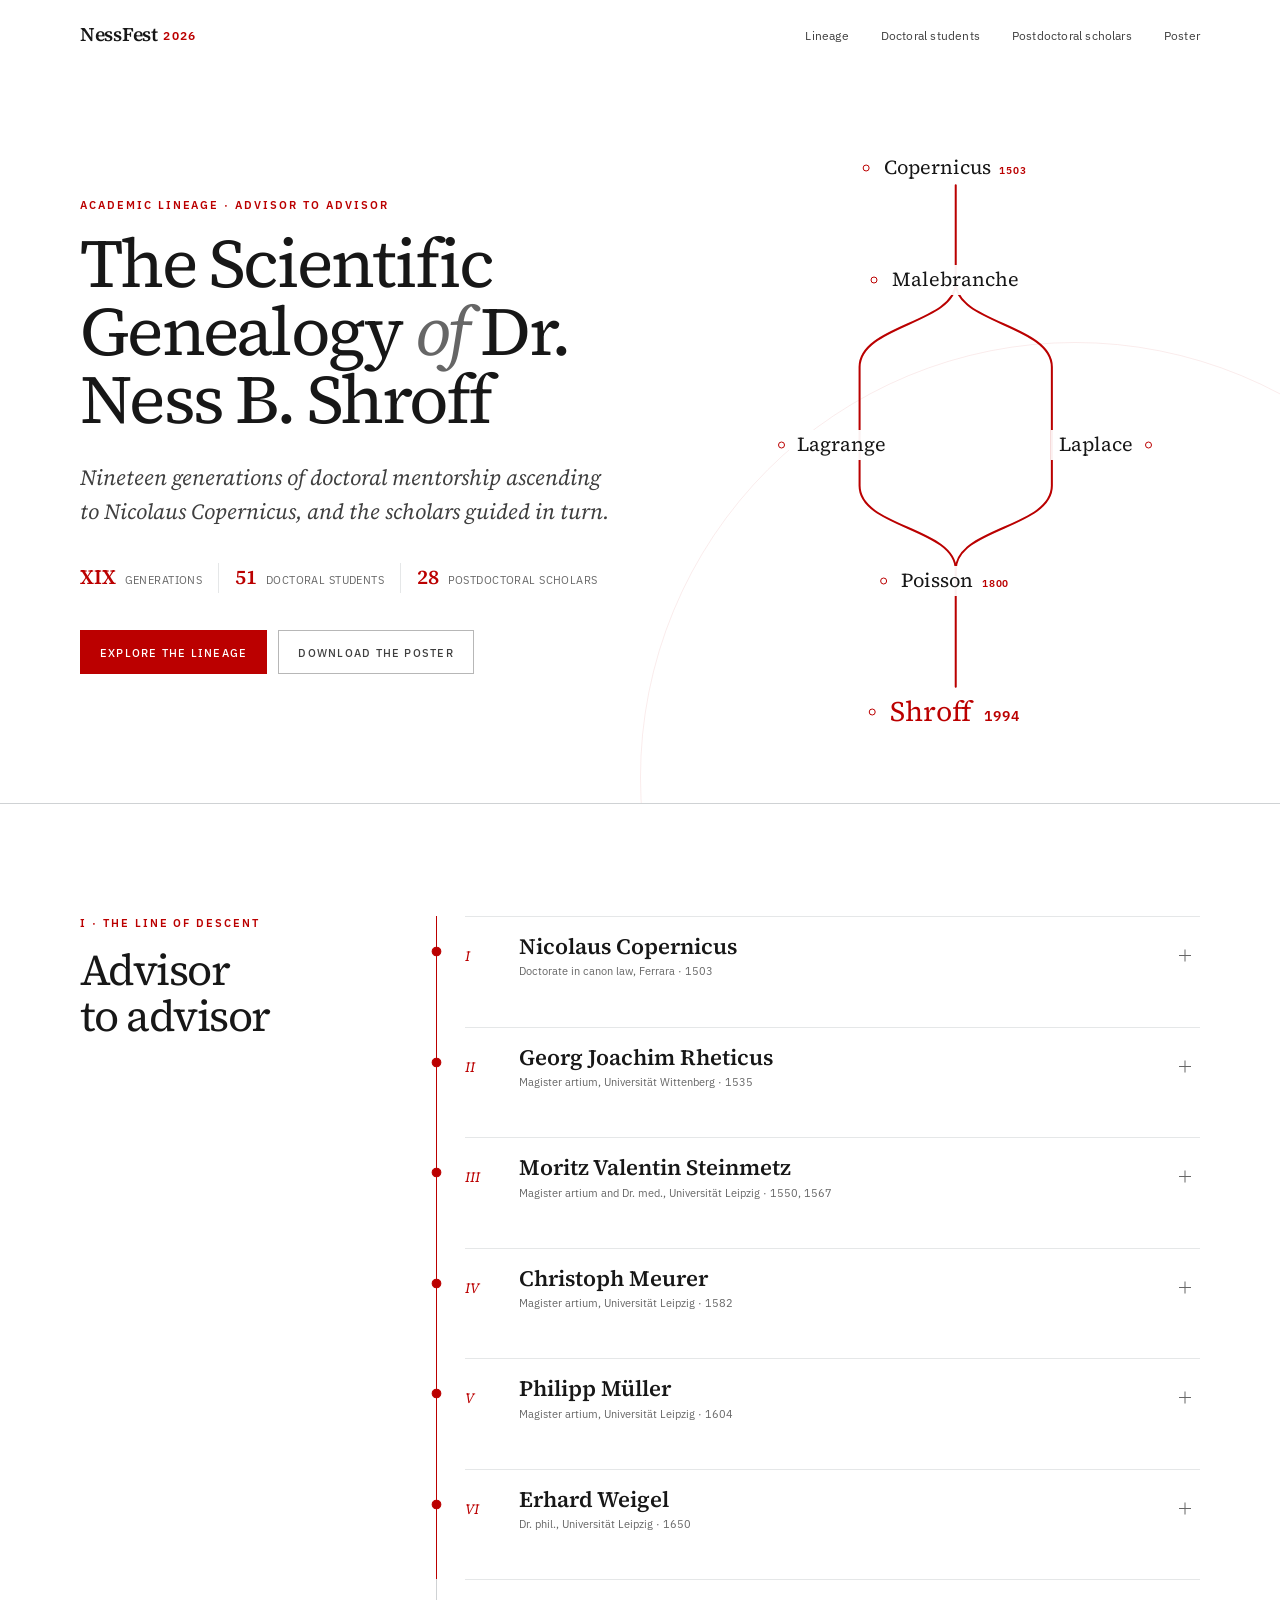
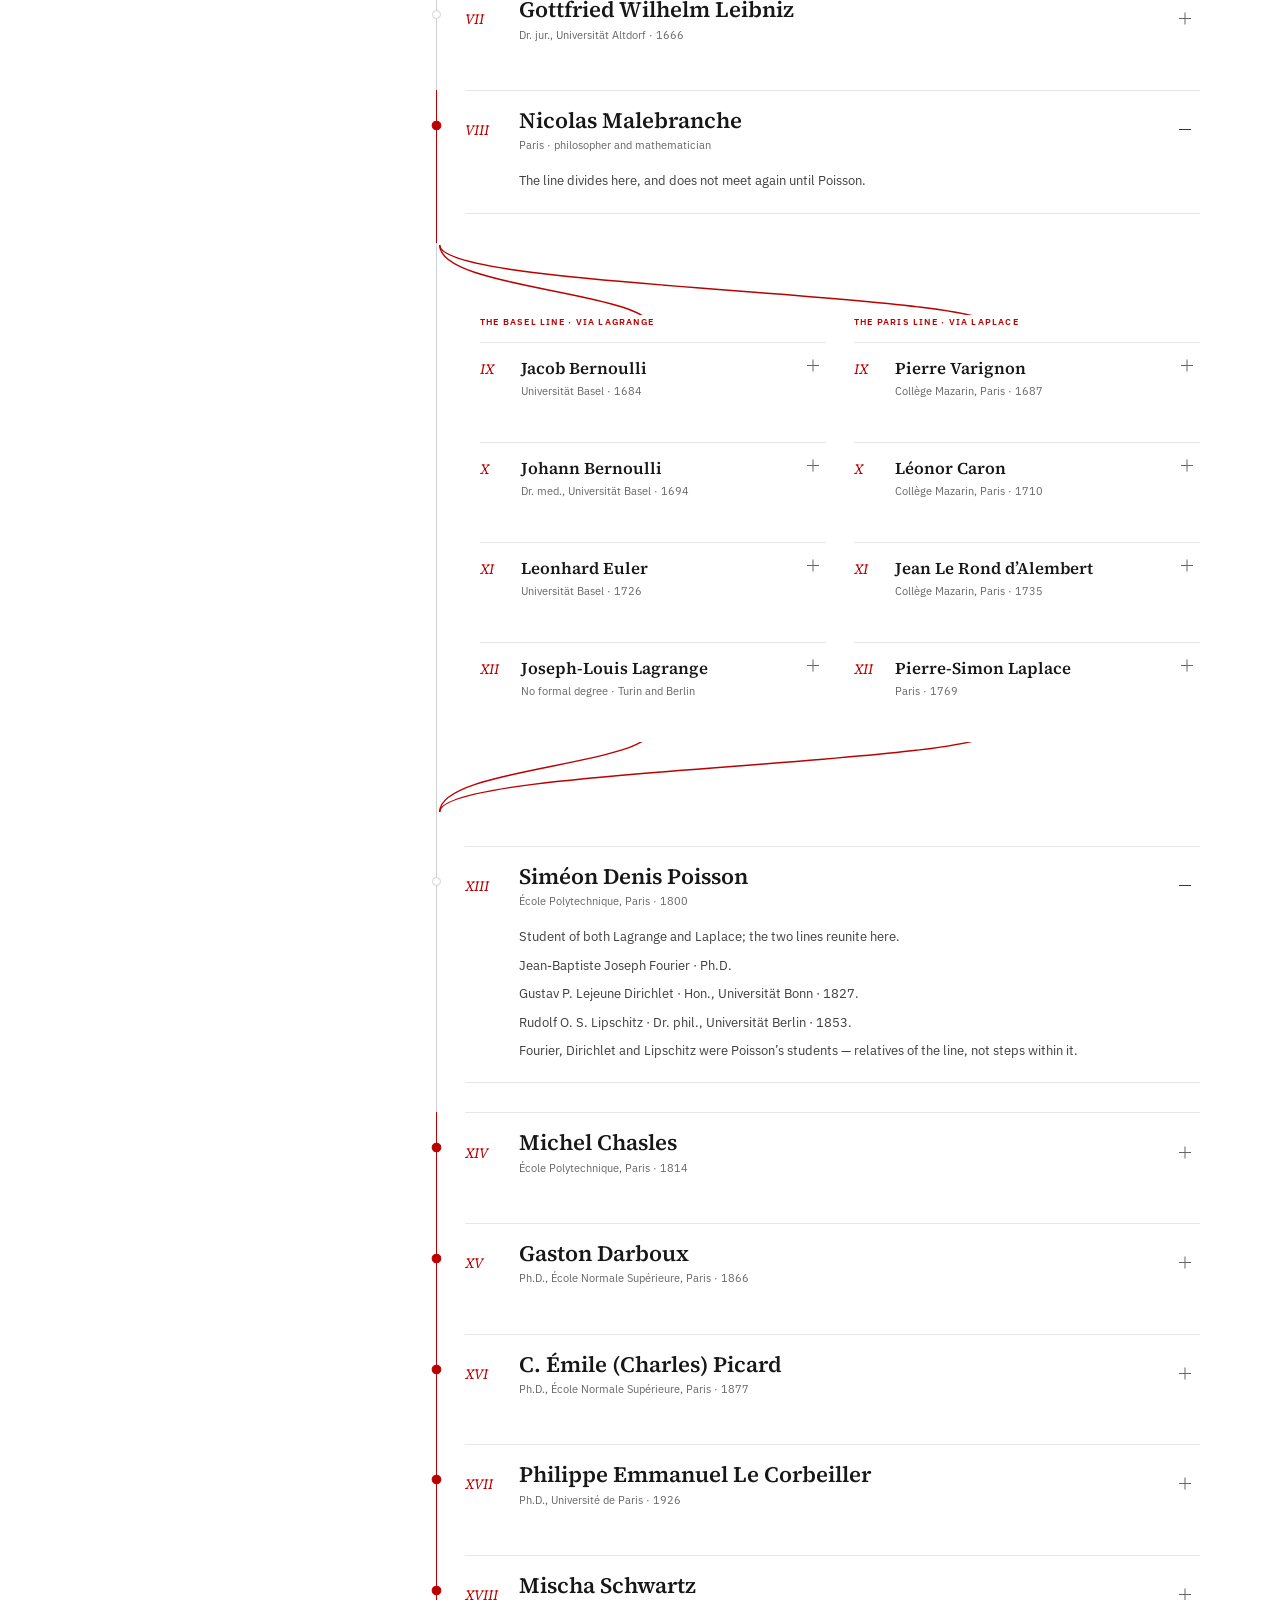
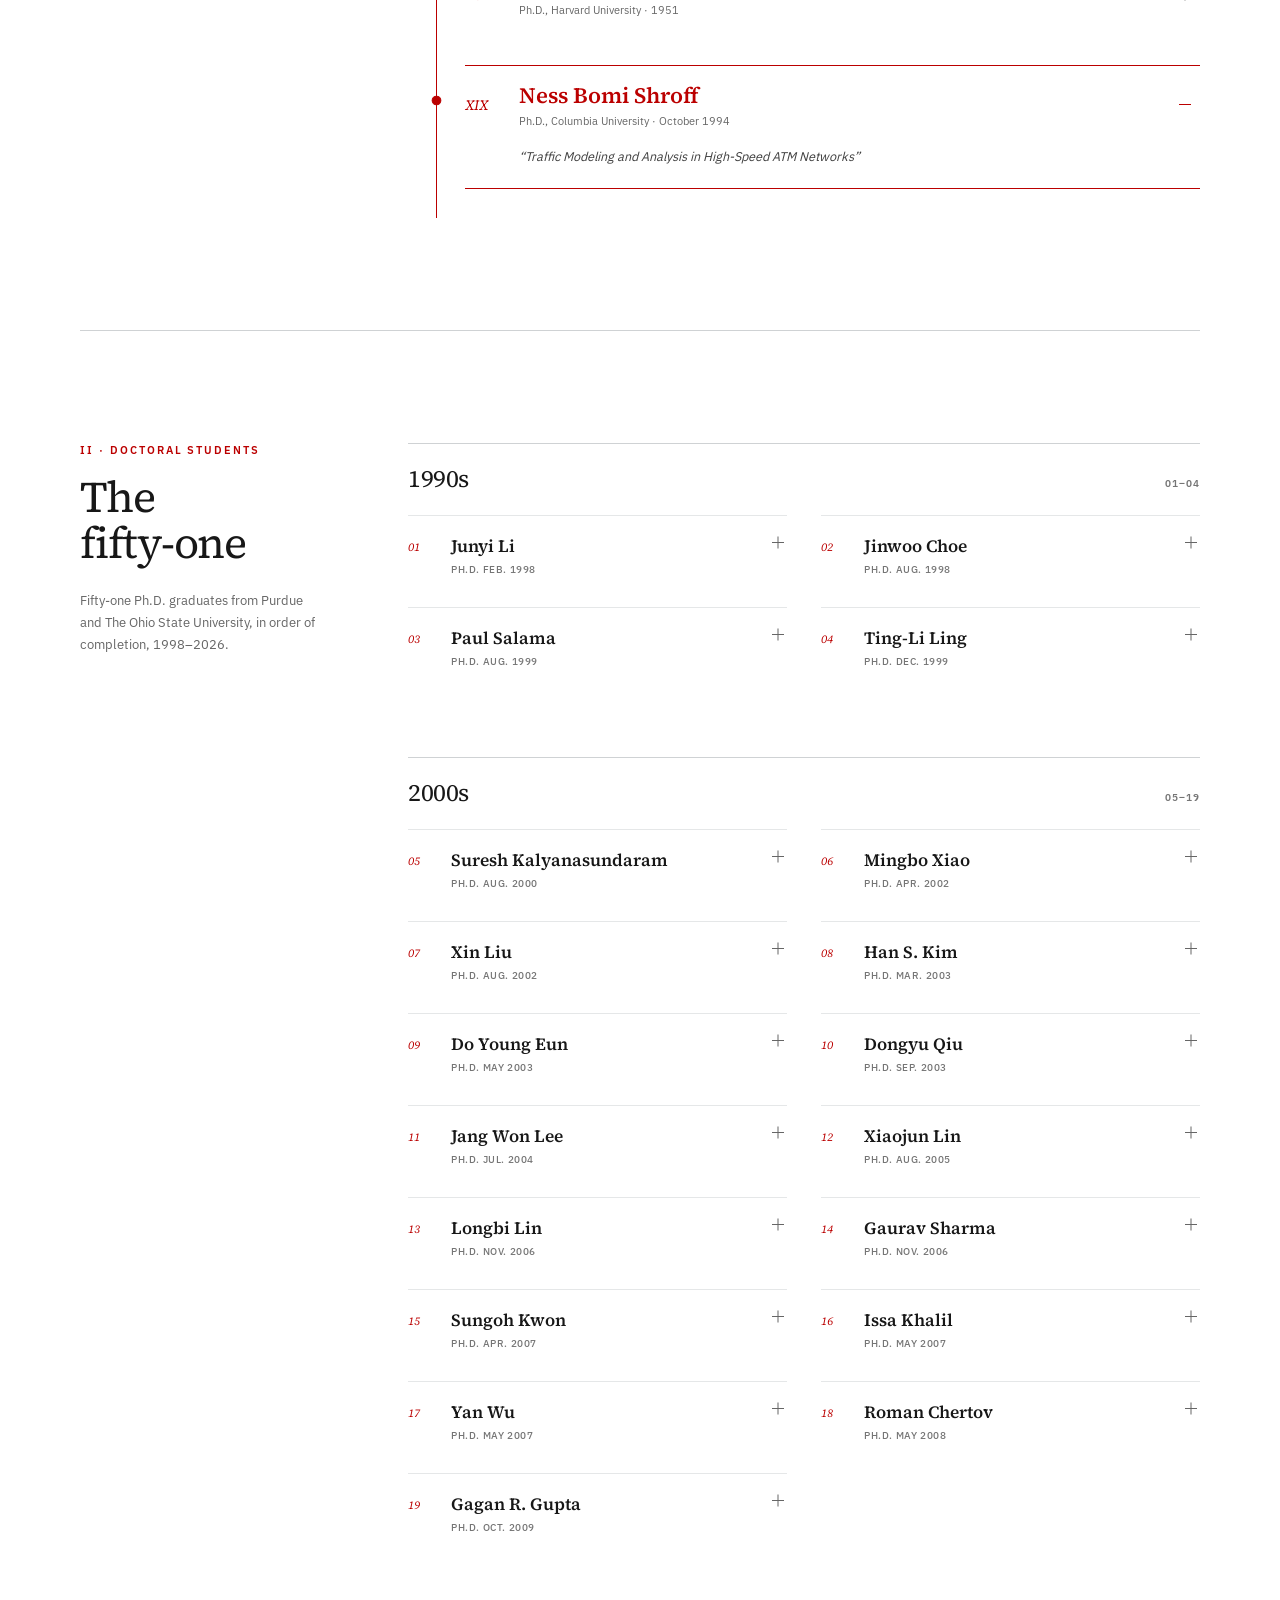
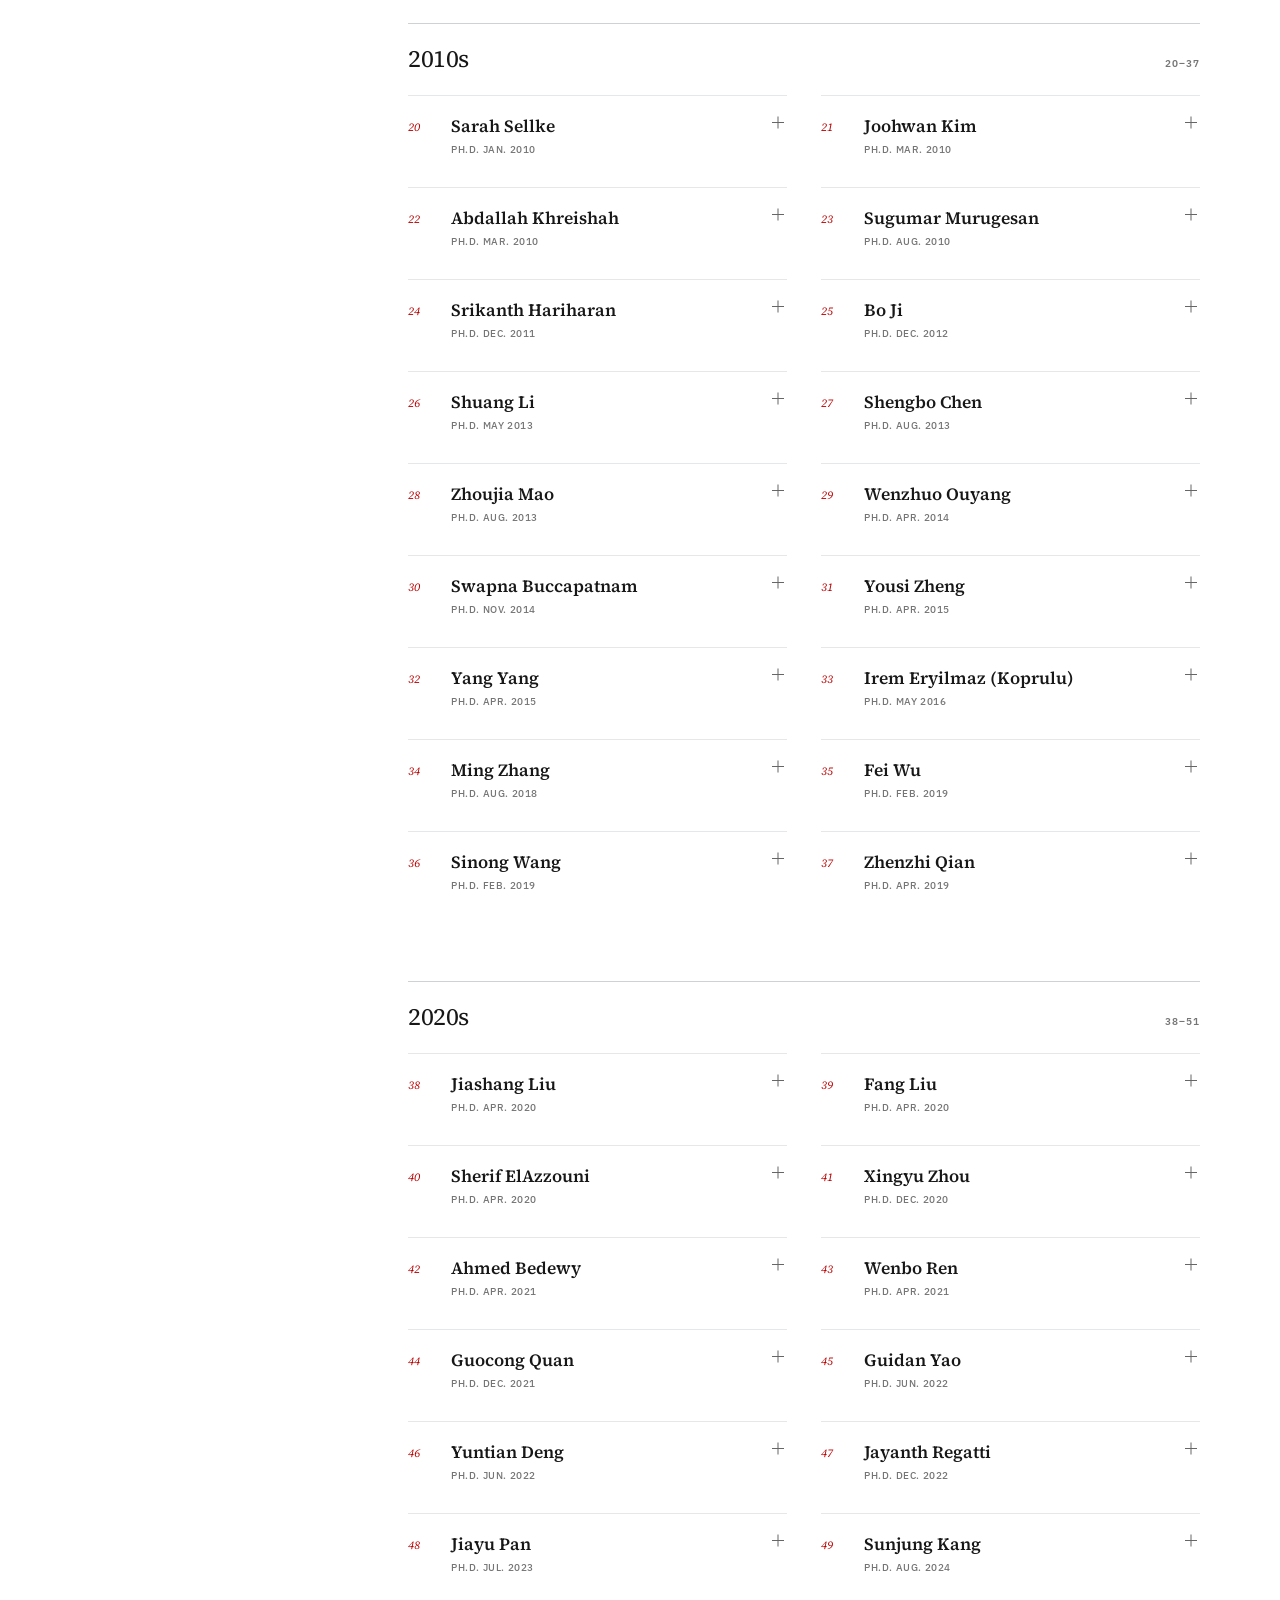
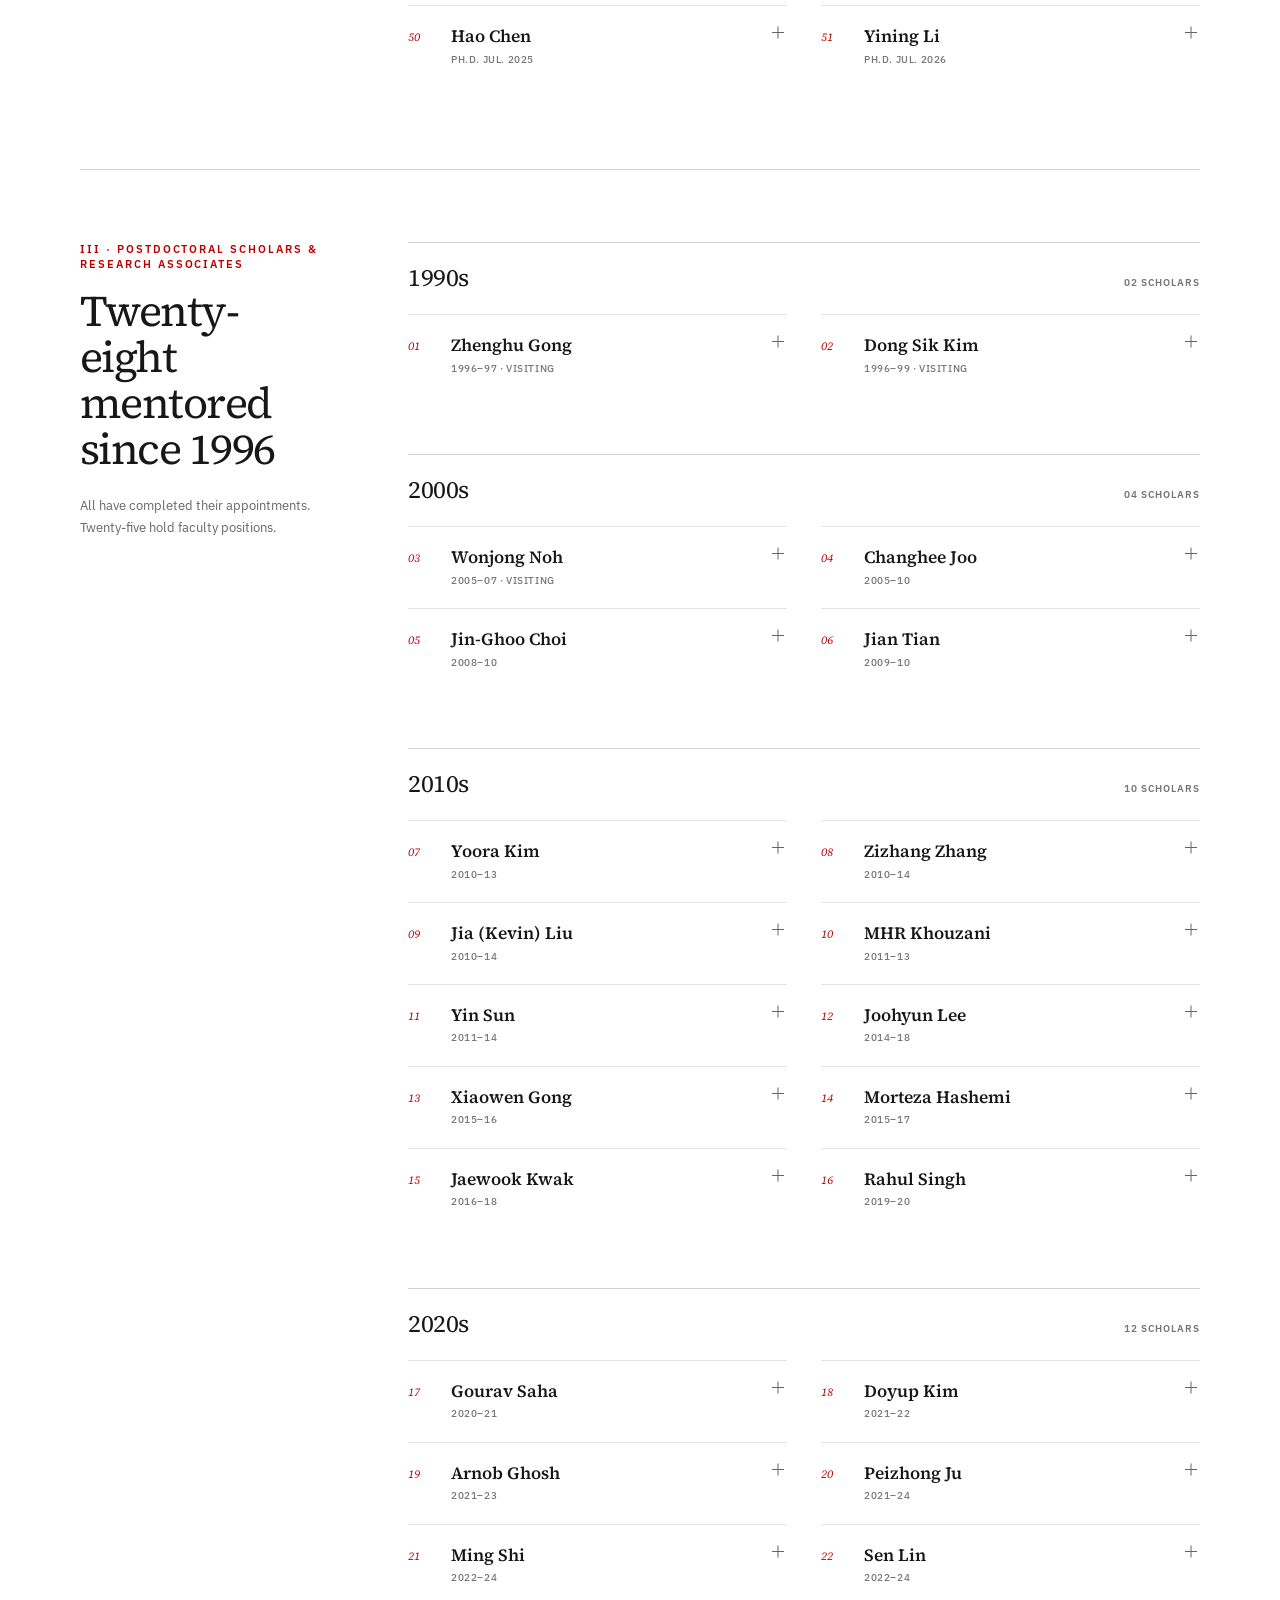
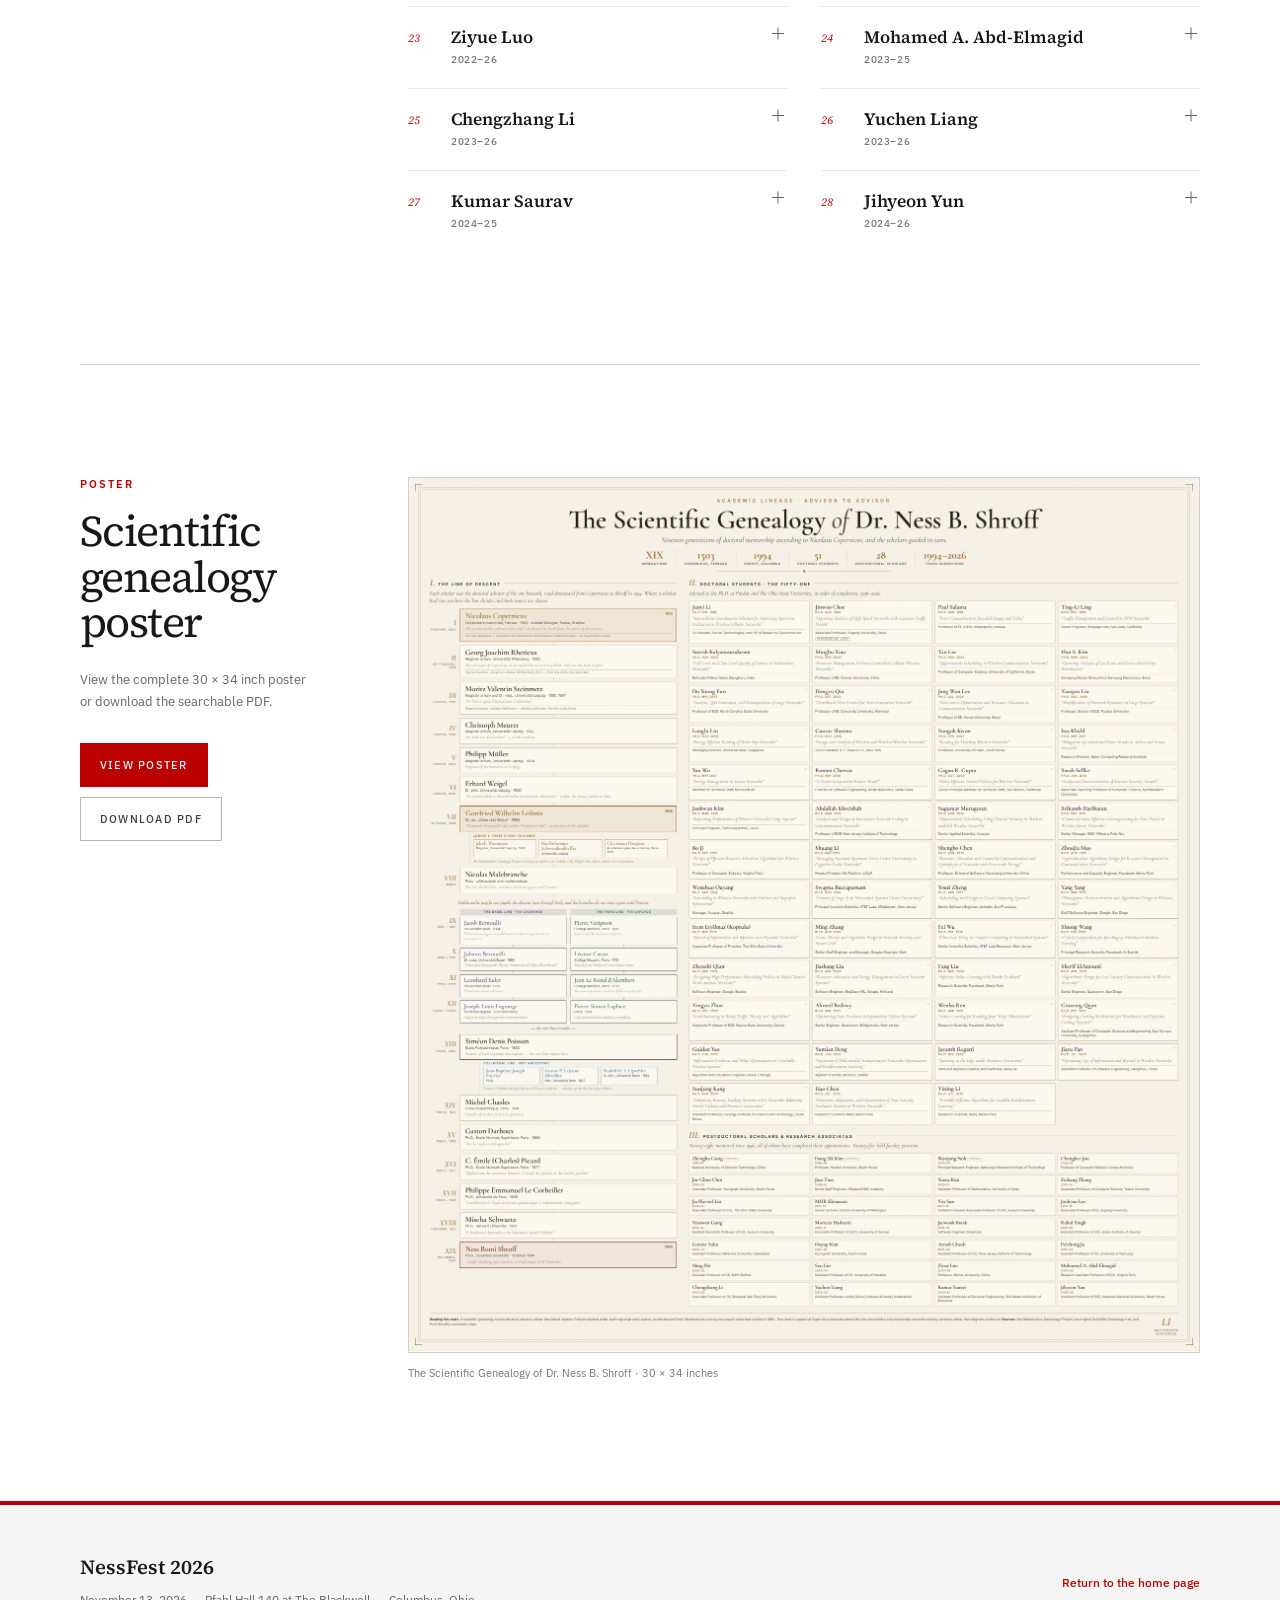
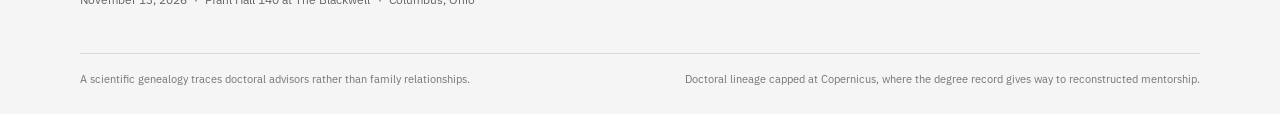
<file: genealogy/index.html>
<!doctype html>
<html lang="en">
  <head>
    <meta charset="utf-8" />
    <meta name="viewport" content="width=device-width, initial-scale=1" />
    <meta name="theme-color" content="#ffffff" />
    <meta
      name="description"
      content="Explore the scientific genealogy of Professor Ness B. Shroff: nineteen generations of doctoral mentorship, fifty-one doctoral students, and twenty-eight postdoctoral scholars."
    />
    <meta property="og:type" content="website" />
    <meta property="og:title" content="The Scientific Genealogy of Dr. Ness B. Shroff" />
    <meta
      property="og:description"
      content="Nineteen generations of doctoral mentorship and the scholars guided in turn."
    />
    <meta property="og:image" content="https://nessfest.github.io/assets/images/shroff-genealogy-poster.webp?v=20260904-completed-postdocs" />
    <title>The Scientific Genealogy of Dr. Ness B. Shroff · NessFest 2026</title>
    <link rel="icon" href="../assets/favicon.svg" type="image/svg+xml" />
    <link rel="preload" href="../assets/fonts/source-serif-4-400.ttf" as="font" type="font/ttf" crossorigin />
    <link rel="preload" href="../assets/fonts/ibm-plex-sans-400.ttf" as="font" type="font/ttf" crossorigin />
    <link rel="stylesheet" href="../styles.css?v=20260828-genealogy" />
    <link rel="stylesheet" href="styles.css?v=20260902-completed-students" />
    <script defer src="../script.js?v=20260828-genealogy"></script>
    <script defer src="script.js?v=20260828-genealogy"></script>
  </head>
  <body class="genealogy-page">
    <a class="skip-link" href="#main-content">Skip to content</a>

    <header class="site-header" data-header>
      <div class="header-inner">
        <a class="site-name" href="../" aria-label="NessFest 2026, return to the main site">
          NessFest <span>2026</span>
        </a>

        <nav class="desktop-nav" aria-label="Genealogy navigation">
          <a href="#lineage">Lineage</a>
          <a href="#doctoral-students">Doctoral students</a>
          <a href="#postdoctoral-scholars">Postdoctoral scholars</a>
          <a href="#original-poster">Poster</a>
        </nav>

        <button
          class="menu-button"
          type="button"
          aria-expanded="false"
          aria-controls="mobile-navigation"
          data-menu-button
        >
          <span class="menu-label">Menu</span>
          <span class="menu-icon" aria-hidden="true"><i></i><i></i></span>
        </button>
      </div>

      <nav class="mobile-nav" id="mobile-navigation" aria-label="Mobile genealogy navigation" data-mobile-nav hidden>
        <a href="#lineage">Lineage</a>
        <a href="#doctoral-students">Doctoral students</a>
        <a href="#postdoctoral-scholars">Postdoctoral scholars</a>
        <a href="#original-poster">Poster</a>
        <a href="../">Back to NessFest</a>
      </nav>
    </header>

    <main id="main-content">
      <section class="genealogy-hero" id="top" aria-labelledby="genealogy-title">
        <div class="genealogy-hero-inner">
          <div class="genealogy-hero-copy">
            <p class="eyebrow">Academic lineage · advisor to advisor</p>
            <h1 id="genealogy-title">The Scientific Genealogy <em>of</em> Dr. Ness B. Shroff</h1>
            <p class="genealogy-hero-intro">
              Nineteen generations of doctoral mentorship ascending to Nicolaus Copernicus, and the scholars
              guided in turn.
            </p>
            <p class="genealogy-hero-stats" aria-label="19 generations, 51 doctoral students, and 28 postdoctoral scholars">
              <span><strong>XIX</strong> generations</span>
              <span><strong>51</strong> doctoral students</span>
              <span><strong>28</strong> postdoctoral scholars</span>
            </p>
            <div class="genealogy-hero-actions">
              <a class="button button-primary" href="#lineage">Explore the lineage</a>
              <a
                class="button button-secondary"
                href="../assets/documents/shroff-scientific-genealogy.pdf?v=20260904-completed-postdocs"
                download
              >
                Download the poster
              </a>
            </div>
          </div>

          <div class="hero-lineage" aria-hidden="true">
            <svg class="hero-lineage-path" viewBox="0 0 560 650" role="presentation">
              <path class="hero-path-base" d="M280 38V150C280 196 170 198 170 246V382C170 430 280 430 280 478V612" />
              <path class="hero-path-base" d="M280 150C280 196 390 198 390 246V382C390 430 280 430 280 478" />
              <path class="hero-path-trace" d="M280 38V150C280 196 170 198 170 246V382C170 430 280 430 280 478V612" />
              <path class="hero-path-trace hero-path-trace-alt" d="M280 150C280 196 390 198 390 246V382C390 430 280 430 280 478" />
            </svg>
            <span class="hero-lineage-name hero-lineage-copernicus">Copernicus <small>1503</small></span>
            <span class="hero-lineage-name hero-lineage-malebranche">Malebranche</span>
            <span class="hero-lineage-name hero-lineage-lagrange">Lagrange</span>
            <span class="hero-lineage-name hero-lineage-laplace">Laplace</span>
            <span class="hero-lineage-name hero-lineage-poisson">Poisson <small>1800</small></span>
            <span class="hero-lineage-name hero-lineage-shroff">Shroff <small>1994</small></span>
          </div>
        </div>
      </section>

      <section class="genealogy-section lineage-section" id="lineage" aria-labelledby="lineage-heading" data-reveal>
        <div class="genealogy-section-heading">
          <p class="eyebrow">I · The line of descent</p>
          <h2 id="lineage-heading">Advisor to advisor</h2>
        </div>

        <div class="lineage-content">
          <ol class="lineage-list" aria-label="Nineteen generations of doctoral mentorship">
            <li class="lineage-item" data-lineage-step>
              <details class="lineage-node">
                <summary>
                  <span class="lineage-generation">I</span>
                  <span class="lineage-person"><strong>Nicolaus Copernicus</strong><span>Doctorate in canon law, Ferrara · 1503</span></span>
                  <span class="disclosure-mark" aria-hidden="true"></span>
                </summary>
                <div class="lineage-detail">
                  <p>Studied Bologna, Padua, Kraków.</p>
                  <p><cite>“De revolutionibus orbium coelestium”</cite> · displaced the Earth from the centre of the cosmos.</p>
                  <p>His own teachers, Leonhard von Dobschütz and Domenico Maria Novara, lie beyond this chart.</p>
                </div>
              </details>
            </li>

            <li class="lineage-item" data-lineage-step>
              <details class="lineage-node">
                <summary>
                  <span class="lineage-generation">II</span>
                  <span class="lineage-person"><strong>Georg Joachim Rheticus</strong><span>Magister artium, Universität Wittenberg · 1535</span></span>
                  <span class="disclosure-mark" aria-hidden="true"></span>
                </summary>
                <div class="lineage-detail">
                  <p>The sole pupil of Copernicus; he persuaded his master to publish, and saw the book to press.</p>
                  <p>Second teacher: Johannes Volmar (Wittenberg 1515); that line ends one step later.</p>
                </div>
              </details>
            </li>

            <li class="lineage-item" data-lineage-step>
              <details class="lineage-node">
                <summary>
                  <span class="lineage-generation">III</span>
                  <span class="lineage-person"><strong>Moritz Valentin Steinmetz</strong><span>Magister artium and Dr. med., Universität Leipzig · 1550, 1567</span></span>
                  <span class="disclosure-mark" aria-hidden="true"></span>
                </summary>
                <div class="lineage-detail">
                  <p><cite>“De Peste Capita Disputationis Ordinariae”</cite></p>
                  <p>Second teacher: Johann Hoffmann — advisor unknown; the line ends there.</p>
                </div>
              </details>
            </li>

            <li class="lineage-item" data-lineage-step>
              <details class="lineage-node">
                <summary>
                  <span class="lineage-generation">IV</span>
                  <span class="lineage-person"><strong>Christoph Meurer</strong><span>Magister artium, Universität Leipzig · 1582</span></span>
                  <span class="disclosure-mark" aria-hidden="true"></span>
                </summary>
                <div class="lineage-detail"><p><cite>“De Iride seu Arcu coelesti”</cite> · on the rainbow.</p></div>
              </details>
            </li>

            <li class="lineage-item" data-lineage-step>
              <details class="lineage-node">
                <summary>
                  <span class="lineage-generation">V</span>
                  <span class="lineage-person"><strong>Philipp Müller</strong><span>Magister artium, Universität Leipzig · 1604</span></span>
                  <span class="disclosure-mark" aria-hidden="true"></span>
                </summary>
                <div class="lineage-detail"><p>Professor of mathematics at Leipzig.</p></div>
              </details>
            </li>

            <li class="lineage-item" data-lineage-step>
              <details class="lineage-node">
                <summary>
                  <span class="lineage-generation">VI</span>
                  <span class="lineage-person"><strong>Erhard Weigel</strong><span>Dr. phil., Universität Leipzig · 1650</span></span>
                  <span class="disclosure-mark" aria-hidden="true"></span>
                </summary>
                <div class="lineage-detail">
                  <p><cite>“De ascensionibus et descensionibus astronomicis dissertatio”</cite></p>
                  <p>Taught the young Leibniz at Jena.</p>
                </div>
              </details>
            </li>

            <li class="lineage-item" data-lineage-step>
              <details class="lineage-node">
                <summary>
                  <span class="lineage-generation">VII</span>
                  <span class="lineage-person"><strong>Gottfried Wilhelm Leibniz</strong><span>Dr. jur., Universität Altdorf · 1666</span></span>
                  <span class="disclosure-mark" aria-hidden="true"></span>
                </summary>
                <div class="lineage-detail">
                  <p><cite>“Disputatio Inauguralis de Casibus Perplexis in Jure”</cite> · co-inventor of the calculus.</p>
                  <p>Jakob Thomasius · Magister, Universität Leipzig · 1643.</p>
                  <p>Bartholomäus Schwendendörffer · Universität Leipzig.</p>
                  <p>Christiaan Huygens · Académie royale des sciences, Paris · 1676.</p>
                  <p>The Mathematics Genealogy Project records four teachers for Leibniz. Only Weigel’s line, above, climbs onto Copernicus.</p>
                </div>
              </details>
            </li>

            <li class="lineage-item lineage-fork-origin" data-lineage-step>
              <details class="lineage-node" open>
                <summary>
                  <span class="lineage-generation">VIII</span>
                  <span class="lineage-person"><strong>Nicolas Malebranche</strong><span>Paris · philosopher and mathematician</span></span>
                  <span class="disclosure-mark" aria-hidden="true"></span>
                </summary>
                <div class="lineage-detail"><p>The line divides here, and does not meet again until Poisson.</p></div>
              </details>
            </li>

            <li class="lineage-branch" data-lineage-step>
              <svg class="lineage-branch-connectors" viewBox="0 0 100 100" preserveAspectRatio="none" aria-hidden="true">
                <path d="M4 0C4 8 31 8 31 15V85C31 92 4 92 4 100" />
                <path d="M4 0C4 8 75 8 75 15V85C75 92 4 92 4 100" />
              </svg>

              <div class="lineage-route">
                <p class="lineage-route-label">The Basel line · via Lagrange</p>
                <ol aria-label="The Basel line via Lagrange">
                  <li>
                    <details class="lineage-node lineage-node-branch">
                      <summary>
                        <span class="lineage-generation">IX</span>
                        <span class="lineage-person"><strong>Jacob Bernoulli</strong><span>Universität Basel · 1684</span></span>
                        <span class="disclosure-mark" aria-hidden="true"></span>
                      </summary>
                      <div class="lineage-detail"><p><cite>“Solutionem tergemini problematis arithmetici, geometrici et astronomici”</cite></p></div>
                    </details>
                  </li>
                  <li>
                    <details class="lineage-node lineage-node-branch">
                      <summary>
                        <span class="lineage-generation">X</span>
                        <span class="lineage-person"><strong>Johann Bernoulli</strong><span>Dr. med., Universität Basel · 1694</span></span>
                        <span class="disclosure-mark" aria-hidden="true"></span>
                      </summary>
                      <div class="lineage-detail"><p><cite>“Dissertatio Inauguralis Physico-Anatomica de Motu Musculorum”</cite></p></div>
                    </details>
                  </li>
                  <li>
                    <details class="lineage-node lineage-node-branch">
                      <summary>
                        <span class="lineage-generation">XI</span>
                        <span class="lineage-person"><strong>Leonhard Euler</strong><span>Universität Basel · 1726</span></span>
                        <span class="disclosure-mark" aria-hidden="true"></span>
                      </summary>
                      <div class="lineage-detail"><p><cite>“Dissertatio physica de sono”</cite></p></div>
                    </details>
                  </li>
                  <li>
                    <details class="lineage-node lineage-node-branch">
                      <summary>
                        <span class="lineage-generation">XII</span>
                        <span class="lineage-person"><strong>Joseph-Louis Lagrange</strong><span>No formal degree · Turin and Berlin</span></span>
                        <span class="disclosure-mark" aria-hidden="true"></span>
                      </summary>
                      <div class="lineage-detail"><p>Taught by Euler through their correspondence.</p></div>
                    </details>
                  </li>
                </ol>
              </div>

              <div class="lineage-route lineage-route-alt">
                <p class="lineage-route-label">The Paris line · via Laplace</p>
                <ol aria-label="The Paris line via Laplace">
                  <li>
                    <details class="lineage-node lineage-node-branch">
                      <summary>
                        <span class="lineage-generation">IX</span>
                        <span class="lineage-person"><strong>Pierre Varignon</strong><span>Collège Mazarin, Paris · 1687</span></span>
                        <span class="disclosure-mark" aria-hidden="true"></span>
                      </summary>
                      <div class="lineage-detail"><p>Statics and the mechanics of forces.</p></div>
                    </details>
                  </li>
                  <li>
                    <details class="lineage-node lineage-node-branch">
                      <summary>
                        <span class="lineage-generation">X</span>
                        <span class="lineage-person"><strong>Léonor Caron</strong><span>Collège Mazarin, Paris · 1710</span></span>
                        <span class="disclosure-mark" aria-hidden="true"></span>
                      </summary>
                      <div class="lineage-detail"><p>Taught from Varignon’s own lecture notes.</p></div>
                    </details>
                  </li>
                  <li>
                    <details class="lineage-node lineage-node-branch">
                      <summary>
                        <span class="lineage-generation">XI</span>
                        <span class="lineage-person"><strong>Jean Le Rond d’Alembert</strong><span>Collège Mazarin, Paris · 1735</span></span>
                        <span class="disclosure-mark" aria-hidden="true"></span>
                      </summary>
                      <div class="lineage-detail"><p>The wave equation; co-editor of the <cite>Encyclopédie</cite>.</p></div>
                    </details>
                  </li>
                  <li>
                    <details class="lineage-node lineage-node-branch">
                      <summary>
                        <span class="lineage-generation">XII</span>
                        <span class="lineage-person"><strong>Pierre-Simon Laplace</strong><span>Paris · 1769</span></span>
                        <span class="disclosure-mark" aria-hidden="true"></span>
                      </summary>
                      <div class="lineage-detail"><p>Celestial mechanics; analytic probability.</p></div>
                    </details>
                  </li>
                </ol>
              </div>
            </li>

            <li class="lineage-item lineage-reunion" data-lineage-step>
              <details class="lineage-node" open>
                <summary>
                  <span class="lineage-generation">XIII</span>
                  <span class="lineage-person"><strong>Siméon Denis Poisson</strong><span>École Polytechnique, Paris · 1800</span></span>
                  <span class="disclosure-mark" aria-hidden="true"></span>
                </summary>
                <div class="lineage-detail">
                  <p>Student of both Lagrange and Laplace; the two lines reunite here.</p>
                  <p>Jean-Baptiste Joseph Fourier · Ph.D.</p>
                  <p>Gustav P. Lejeune Dirichlet · Hon., Universität Bonn · 1827.</p>
                  <p>Rudolf O. S. Lipschitz · Dr. phil., Universität Berlin · 1853.</p>
                  <p>Fourier, Dirichlet and Lipschitz were Poisson’s students — relatives of the line, not steps within it.</p>
                </div>
              </details>
            </li>

            <li class="lineage-item" data-lineage-step>
              <details class="lineage-node">
                <summary>
                  <span class="lineage-generation">XIV</span>
                  <span class="lineage-person"><strong>Michel Chasles</strong><span>École Polytechnique, Paris · 1814</span></span>
                  <span class="disclosure-mark" aria-hidden="true"></span>
                </summary>
                <div class="lineage-detail"><p>Founder of modern projective geometry.</p></div>
              </details>
            </li>

            <li class="lineage-item" data-lineage-step>
              <details class="lineage-node">
                <summary>
                  <span class="lineage-generation">XV</span>
                  <span class="lineage-person"><strong>Gaston Darboux</strong><span>Ph.D., École Normale Supérieure, Paris · 1866</span></span>
                  <span class="disclosure-mark" aria-hidden="true"></span>
                </summary>
                <div class="lineage-detail"><p><cite>“Sur les surfaces orthogonales”</cite></p></div>
              </details>
            </li>

            <li class="lineage-item" data-lineage-step>
              <details class="lineage-node">
                <summary>
                  <span class="lineage-generation">XVI</span>
                  <span class="lineage-person"><strong>C. Émile (Charles) Picard</strong><span>Ph.D., École Normale Supérieure, Paris · 1877</span></span>
                  <span class="disclosure-mark" aria-hidden="true"></span>
                </summary>
                <div class="lineage-detail"><p><cite>“Applications des complexes linéaires à l’étude des surfaces et des courbes gauches”</cite></p></div>
              </details>
            </li>

            <li class="lineage-item" data-lineage-step>
              <details class="lineage-node">
                <summary>
                  <span class="lineage-generation">XVII</span>
                  <span class="lineage-person"><strong>Philippe Emmanuel Le Corbeiller</strong><span>Ph.D., Université de Paris · 1926</span></span>
                  <span class="disclosure-mark" aria-hidden="true"></span>
                </summary>
                <div class="lineage-detail"><p><cite>“Contribution à l’étude des formes quadratiques à indéterminées conjuguées”</cite></p></div>
              </details>
            </li>

            <li class="lineage-item" data-lineage-step>
              <details class="lineage-node">
                <summary>
                  <span class="lineage-generation">XVIII</span>
                  <span class="lineage-person"><strong>Mischa Schwartz</strong><span>Ph.D., Harvard University · 1951</span></span>
                  <span class="disclosure-mark" aria-hidden="true"></span>
                </summary>
                <div class="lineage-detail"><p><cite>“A Statistical Approach to the Automatic Search Problem”</cite></p></div>
              </details>
            </li>

            <li class="lineage-item lineage-destination" data-lineage-step>
              <details class="lineage-node" open>
                <summary>
                  <span class="lineage-generation">XIX</span>
                  <span class="lineage-person"><strong>Ness Bomi Shroff</strong><span>Ph.D., Columbia University · October 1994</span></span>
                  <span class="disclosure-mark" aria-hidden="true"></span>
                </summary>
                <div class="lineage-detail"><p><cite>“Traffic Modeling and Analysis in High-Speed ATM Networks”</cite></p></div>
              </details>
            </li>
          </ol>
        </div>
      </section>

      <section class="genealogy-section legacy-section" id="doctoral-students" aria-labelledby="doctoral-heading" data-reveal>
        <div class="genealogy-section-heading">
          <p class="eyebrow">II · Doctoral students</p>
          <h2 id="doctoral-heading">The fifty-one</h2>
          <p>Fifty-one Ph.D. graduates from Purdue and The Ohio State University, in order of completion, 1998–2026.</p>
        </div>

        <div class="legacy-content">
          <section class="legacy-decade" aria-labelledby="doctoral-1990s">
            <div class="legacy-decade-heading">
              <h3 id="doctoral-1990s">1990s</h3>
              <span>01–04</span>
            </div>
            <div class="people-grid">
              <details class="person-entry">
                <summary>
                  <span class="person-index">01</span>
                  <span class="person-summary"><strong>Junyi Li</strong><span>Ph.D. Feb. 1998</span></span>
                  <span class="disclosure-mark" aria-hidden="true"></span>
                </summary>
                <div class="person-detail">
                  <p class="person-thesis">“Intercellular Coordination Schemes for Improving Spectrum Utilization in Wireless Cellular Networks”</p>
                  <p>Co-founder, Flarion Technologies; now VP of Research, Qualcomm Inc.</p>
                </div>
              </details>
              <details class="person-entry">
                <summary>
                  <span class="person-index">02</span>
                  <span class="person-summary"><strong>Jinwoo Choe</strong><span>Ph.D. Aug. 1998</span></span>
                  <span class="disclosure-mark" aria-hidden="true"></span>
                </summary>
                <div class="person-detail">
                  <p class="person-thesis">“Queueing Analysis of High-Speed Networks with Gaussian Traffic Models”</p>
                  <p>Associate Professor, Sogang University, Seoul.</p>
                  <p class="person-status">In memoriam · 2009</p>
                </div>
              </details>
              <details class="person-entry">
                <summary>
                  <span class="person-index">03</span>
                  <span class="person-summary"><strong>Paul Salama</strong><span>Ph.D. Aug. 1999</span></span>
                  <span class="disclosure-mark" aria-hidden="true"></span>
                </summary>
                <div class="person-detail">
                  <p class="person-thesis">“Error Concealment in Encoded Images and Video”</p>
                  <p>Professor of EE, IUPUI, Indianapolis, Indiana.</p>
                </div>
              </details>
              <details class="person-entry">
                <summary>
                  <span class="person-index">04</span>
                  <span class="person-summary"><strong>Ting-Li Ling</strong><span>Ph.D. Dec. 1999</span></span>
                  <span class="disclosure-mark" aria-hidden="true"></span>
                </summary>
                <div class="person-detail">
                  <p class="person-thesis">“Traffic Management and Control in ATM Networks”</p>
                  <p>Senior Engineer, Onepage.com, San Jose, California.</p>
                </div>
              </details>
            </div>
          </section>

          <section class="legacy-decade" aria-labelledby="doctoral-2000s">
            <div class="legacy-decade-heading">
              <h3 id="doctoral-2000s">2000s</h3>
              <span>05–19</span>
            </div>
            <div class="people-grid">
              <details class="person-entry">
                <summary>
                  <span class="person-index">05</span>
                  <span class="person-summary"><strong>Suresh Kalyanasundaram</strong><span>Ph.D. Aug. 2000</span></span>
                  <span class="disclosure-mark" aria-hidden="true"></span>
                </summary>
                <div class="person-detail">
                  <p class="person-thesis">“Call Level and Class Level Quality of Service in Multiservice Networks”</p>
                  <p>Bell Labs Fellow, Nokia, Bengaluru, India.</p>
                </div>
              </details>
              <details class="person-entry">
                <summary>
                  <span class="person-index">06</span>
                  <span class="person-summary"><strong>Mingbo Xiao</strong><span>Ph.D. Apr. 2002</span></span>
                  <span class="disclosure-mark" aria-hidden="true"></span>
                </summary>
                <div class="person-detail">
                  <p class="person-thesis">“Resource Management in Power-Controlled Cellular Wireless Networks”</p>
                  <p>Professor of EE, Xiamen University, China.</p>
                </div>
              </details>
              <details class="person-entry">
                <summary>
                  <span class="person-index">07</span>
                  <span class="person-summary"><strong>Xin Liu</strong><span>Ph.D. Aug. 2002</span></span>
                  <span class="disclosure-mark" aria-hidden="true"></span>
                </summary>
                <div class="person-detail">
                  <p class="person-thesis">“Opportunistic Scheduling in Wireless Communication Networks”</p>
                  <p>Professor of Computer Science, University of California, Davis.</p>
                </div>
              </details>
              <details class="person-entry">
                <summary>
                  <span class="person-index">08</span>
                  <span class="person-summary"><strong>Han S. Kim</strong><span>Ph.D. Mar. 2003</span></span>
                  <span class="disclosure-mark" aria-hidden="true"></span>
                </summary>
                <div class="person-detail">
                  <p class="person-thesis">“Queueing Analysis of Loss Ratio and End-to-End Delay Distribution”</p>
                  <p>Samsung Master (Executive), Samsung Electronics, Seoul.</p>
                </div>
              </details>
              <details class="person-entry">
                <summary>
                  <span class="person-index">09</span>
                  <span class="person-summary"><strong>Do Young Eun</strong><span>Ph.D. May 2003</span></span>
                  <span class="disclosure-mark" aria-hidden="true"></span>
                </summary>
                <div class="person-detail">
                  <p class="person-thesis">“Analysis, QoS Estimation, and Decomposition of Large Networks”</p>
                  <p>Professor of ECE, North Carolina State University.</p>
                </div>
              </details>
              <details class="person-entry">
                <summary>
                  <span class="person-index">10</span>
                  <span class="person-summary"><strong>Dongyu Qiu</strong><span>Ph.D. Sep. 2003</span></span>
                  <span class="disclosure-mark" aria-hidden="true"></span>
                </summary>
                <div class="person-detail">
                  <p class="person-thesis">“Distributed Flow Control for Next Generation Networks”</p>
                  <p>Professor of EE, Concordia University, Montreal.</p>
                </div>
              </details>
              <details class="person-entry">
                <summary>
                  <span class="person-index">11</span>
                  <span class="person-summary"><strong>Jang Won Lee</strong><span>Ph.D. Jul. 2004</span></span>
                  <span class="disclosure-mark" aria-hidden="true"></span>
                </summary>
                <div class="person-detail">
                  <p class="person-thesis">“Non-convex Optimization and Resource Allocation in Communication Networks”</p>
                  <p>Professor of EE, Yonsei University, Seoul.</p>
                </div>
              </details>
              <details class="person-entry">
                <summary>
                  <span class="person-index">12</span>
                  <span class="person-summary"><strong>Xiaojun Lin</strong><span>Ph.D. Aug. 2005</span></span>
                  <span class="disclosure-mark" aria-hidden="true"></span>
                </summary>
                <div class="person-detail">
                  <p class="person-thesis">“Simplification of Network Dynamics in Large Systems”</p>
                  <p>Professor, School of ECE, Purdue University.</p>
                </div>
              </details>
              <details class="person-entry">
                <summary>
                  <span class="person-index">13</span>
                  <span class="person-summary"><strong>Longbi Lin</strong><span>Ph.D. Nov. 2006</span></span>
                  <span class="disclosure-mark" aria-hidden="true"></span>
                </summary>
                <div class="person-detail">
                  <p class="person-thesis">“Energy Efficient Routing of Multi-Hop Networks”</p>
                  <p>Managing Director, Deutsche Bank, Singapore.</p>
                </div>
              </details>
              <details class="person-entry">
                <summary>
                  <span class="person-index">14</span>
                  <span class="person-summary"><strong>Gaurav Sharma</strong><span>Ph.D. Nov. 2006</span></span>
                  <span class="disclosure-mark" aria-hidden="true"></span>
                </summary>
                <div class="person-detail">
                  <p class="person-thesis">“Design and Analysis of Wireless and Wireless-Wireline Networks”</p>
                  <p>Vice President, D. E. Shaw &amp; Co., New York.</p>
                </div>
              </details>
              <details class="person-entry">
                <summary>
                  <span class="person-index">15</span>
                  <span class="person-summary"><strong>Sungoh Kwon</strong><span>Ph.D. Apr. 2007</span></span>
                  <span class="disclosure-mark" aria-hidden="true"></span>
                </summary>
                <div class="person-detail">
                  <p class="person-thesis">“Routing for Multihop Wireless Networks”</p>
                  <p>Professor, University of Ulsan, South Korea.</p>
                </div>
              </details>
              <details class="person-entry">
                <summary>
                  <span class="person-index">16</span>
                  <span class="person-summary"><strong>Issa Khalil</strong><span>Ph.D. May 2007</span></span>
                  <span class="disclosure-mark" aria-hidden="true"></span>
                </summary>
                <div class="person-detail">
                  <p class="person-thesis">“Mitigation of Control and Data Attacks in Ad hoc and Sensor Networks”</p>
                  <p>Research Director, Qatar Computing Research Institute.</p>
                </div>
              </details>
              <details class="person-entry">
                <summary>
                  <span class="person-index">17</span>
                  <span class="person-summary"><strong>Yan Wu</strong><span>Ph.D. May 2007</span></span>
                  <span class="disclosure-mark" aria-hidden="true"></span>
                </summary>
                <div class="person-detail">
                  <p class="person-thesis">“Energy Management in Sensor Networks”</p>
                  <p>Member of Technical Staff, Microsoft Inc.</p>
                </div>
              </details>
              <details class="person-entry">
                <summary>
                  <span class="person-index">18</span>
                  <span class="person-summary"><strong>Roman Chertov</strong><span>Ph.D. May 2008</span></span>
                  <span class="disclosure-mark" aria-hidden="true"></span>
                </summary>
                <div class="person-detail">
                  <p class="person-thesis">“A Device Independent Router Model”</p>
                  <p>Director of Software Engineering, Arista Networks, Santa Clara.</p>
                </div>
              </details>
              <details class="person-entry">
                <summary>
                  <span class="person-index">19</span>
                  <span class="person-summary"><strong>Gagan R. Gupta</strong><span>Ph.D. Oct. 2009</span></span>
                  <span class="disclosure-mark" aria-hidden="true"></span>
                </summary>
                <div class="person-detail">
                  <p class="person-thesis">“Delay Efficient Control Policies for Wireless Networks”</p>
                  <p>Senior Principal Member of Technical Staff, San Ramon, California.</p>
                </div>
              </details>
            </div>
          </section>

          <section class="legacy-decade" aria-labelledby="doctoral-2010s">
            <div class="legacy-decade-heading">
              <h3 id="doctoral-2010s">2010s</h3>
              <span>20–37</span>
            </div>
            <div class="people-grid">
              <details class="person-entry">
                <summary>
                  <span class="person-index">20</span>
                  <span class="person-summary"><strong>Sarah Sellke</strong><span>Ph.D. Jan. 2010</span></span>
                  <span class="disclosure-mark" aria-hidden="true"></span>
                </summary>
                <div class="person-detail">
                  <p class="person-thesis">“Analytical Characterization of Internet Security Attacks”</p>
                  <p>Associate Teaching Professor of Computer Science, Northeastern University.</p>
                </div>
              </details>
              <details class="person-entry">
                <summary>
                  <span class="person-index">21</span>
                  <span class="person-summary"><strong>Joohwan Kim</strong><span>Ph.D. Mar. 2010</span></span>
                  <span class="disclosure-mark" aria-hidden="true"></span>
                </summary>
                <div class="person-detail">
                  <p class="person-thesis">“Improving Performance of Wireless Networks Using Anycast”</p>
                  <p>Principal Engineer, Samsung Mobile, Seoul.</p>
                </div>
              </details>
              <details class="person-entry">
                <summary>
                  <span class="person-index">22</span>
                  <span class="person-summary"><strong>Abdallah Khreishah</strong><span>Ph.D. Mar. 2010</span></span>
                  <span class="disclosure-mark" aria-hidden="true"></span>
                </summary>
                <div class="person-detail">
                  <p class="person-thesis">“Analysis and Design of Intersession Network Coding in Communication Networks”</p>
                  <p>Professor of ECE, New Jersey Institute of Technology.</p>
                </div>
              </details>
              <details class="person-entry">
                <summary>
                  <span class="person-index">23</span>
                  <span class="person-summary"><strong>Sugumar Murugesan</strong><span>Ph.D. Aug. 2010</span></span>
                  <span class="disclosure-mark" aria-hidden="true"></span>
                </summary>
                <div class="person-detail">
                  <p class="person-thesis">“Opportunistic Scheduling Using Channel Memory in Markov-modeled Wireless Networks”</p>
                  <p>Senior Applied Scientist, Amazon.</p>
                </div>
              </details>
              <details class="person-entry">
                <summary>
                  <span class="person-index">24</span>
                  <span class="person-summary"><strong>Srikanth Hariharan</strong><span>Ph.D. Dec. 2011</span></span>
                  <span class="disclosure-mark" aria-hidden="true"></span>
                </summary>
                <div class="person-detail">
                  <p class="person-thesis">“Communication-Efficient Convergecasting for Data Fusion in Wireless Sensor Networks”</p>
                  <p>Senior Manager, R&amp;D, VMware, Palo Alto.</p>
                </div>
              </details>
              <details class="person-entry">
                <summary>
                  <span class="person-index">25</span>
                  <span class="person-summary"><strong>Bo Ji</strong><span>Ph.D. Dec. 2012</span></span>
                  <span class="disclosure-mark" aria-hidden="true"></span>
                </summary>
                <div class="person-detail">
                  <p class="person-thesis">“Design of Efficient Resource Allocation Algorithms for Wireless Networks”</p>
                  <p>Professor of Computer Science, Virginia Tech.</p>
                </div>
              </details>
              <details class="person-entry">
                <summary>
                  <span class="person-index">26</span>
                  <span class="person-summary"><strong>Shuang Li</strong><span>Ph.D. May 2013</span></span>
                  <span class="disclosure-mark" aria-hidden="true"></span>
                </summary>
                <div class="person-detail">
                  <p class="person-thesis">“Managing Dynamic Spectrum Access Under Uncertainty in Cognitive Radio Networks”</p>
                  <p>Senior Product Manager, PayPal, San Jose.</p>
                </div>
              </details>
              <details class="person-entry">
                <summary>
                  <span class="person-index">27</span>
                  <span class="person-summary"><strong>Shengbo Chen</strong><span>Ph.D. Aug. 2013</span></span>
                  <span class="disclosure-mark" aria-hidden="true"></span>
                </summary>
                <div class="person-detail">
                  <p class="person-thesis">“Resource Allocation and Control in Communications and Cyberphysical Networks with Renewable Energy”</p>
                  <p>Professor, School of Software, Nanchang University, China.</p>
                </div>
              </details>
              <details class="person-entry">
                <summary>
                  <span class="person-index">28</span>
                  <span class="person-summary"><strong>Zhoujia Mao</strong><span>Ph.D. Aug. 2013</span></span>
                  <span class="disclosure-mark" aria-hidden="true"></span>
                </summary>
                <div class="person-detail">
                  <p class="person-thesis">“Approximation Algorithms Design for Resource Management in Communication Networks”</p>
                  <p>Performance and Capacity Engineer, Facebook, Menlo Park.</p>
                </div>
              </details>
              <details class="person-entry">
                <summary>
                  <span class="person-index">29</span>
                  <span class="person-summary"><strong>Wenzhuo Ouyang</strong><span>Ph.D. Apr. 2014</span></span>
                  <span class="disclosure-mark" aria-hidden="true"></span>
                </summary>
                <div class="person-detail">
                  <p class="person-thesis">“Scheduling in Wireless Networks with Limited and Imperfect Information”</p>
                  <p>Manager, Amazon, Seattle.</p>
                </div>
              </details>
              <details class="person-entry">
                <summary>
                  <span class="person-index">30</span>
                  <span class="person-summary"><strong>Swapna Buccapatnam</strong><span>Ph.D. Nov. 2014</span></span>
                  <span class="disclosure-mark" aria-hidden="true"></span>
                </summary>
                <div class="person-detail">
                  <p class="person-thesis">“Control of Large Scale Networked Systems Under Uncertainty”</p>
                  <p>Principal Inventive Scientist, AT&amp;T Labs, Middletown, New Jersey.</p>
                </div>
              </details>
              <details class="person-entry">
                <summary>
                  <span class="person-index">31</span>
                  <span class="person-summary"><strong>Yousi Zheng</strong><span>Ph.D. Apr. 2015</span></span>
                  <span class="disclosure-mark" aria-hidden="true"></span>
                </summary>
                <div class="person-detail">
                  <p class="person-thesis">“Scheduling and Design in Cloud Computing Systems”</p>
                  <p>Senior Software Engineer, LinkedIn, San Francisco.</p>
                </div>
              </details>
              <details class="person-entry">
                <summary>
                  <span class="person-index">32</span>
                  <span class="person-summary"><strong>Yang Yang</strong><span>Ph.D. Apr. 2015</span></span>
                  <span class="disclosure-mark" aria-hidden="true"></span>
                </summary>
                <div class="person-detail">
                  <p class="person-thesis">“Throughput Characterization and Algorithmic Design in Wireless Networks”</p>
                  <p>Staff Software Engineer, Google, San Diego.</p>
                </div>
              </details>
              <details class="person-entry">
                <summary>
                  <span class="person-index">33</span>
                  <span class="person-summary"><strong>Irem Eryilmaz (Koprulu)</strong><span>Ph.D. May 2016</span></span>
                  <span class="disclosure-mark" aria-hidden="true"></span>
                </summary>
                <div class="person-detail">
                  <p class="person-thesis">“Spread of Information and Influence over Dynamic Networks”</p>
                  <p>Associate Professor of Practice, The Ohio State University.</p>
                </div>
              </details>
              <details class="person-entry">
                <summary>
                  <span class="person-index">34</span>
                  <span class="person-summary"><strong>Ming Zhang</strong><span>Ph.D. Aug. 2018</span></span>
                  <span class="disclosure-mark" aria-hidden="true"></span>
                </summary>
                <div class="person-detail">
                  <p class="person-thesis">“Game Theory and Algorithm Design in Network Security and Smart Grid”</p>
                  <p>Senior Staff Engineer and Manager, Google, Mountain View.</p>
                </div>
              </details>
              <details class="person-entry">
                <summary>
                  <span class="person-index">35</span>
                  <span class="person-summary"><strong>Fei Wu</strong><span>Ph.D. Feb. 2019</span></span>
                  <span class="disclosure-mark" aria-hidden="true"></span>
                </summary>
                <div class="person-detail">
                  <p class="person-thesis">“Ultra-Low Delay in Complex Computing in Networked Systems”</p>
                  <p>Senior Inventive Scientist, AT&amp;T Labs Research, New Jersey.</p>
                </div>
              </details>
              <details class="person-entry">
                <summary>
                  <span class="person-index">36</span>
                  <span class="person-summary"><strong>Sinong Wang</strong><span>Ph.D. Feb. 2019</span></span>
                  <span class="disclosure-mark" aria-hidden="true"></span>
                </summary>
                <div class="person-detail">
                  <p class="person-thesis">“Coded Computation for Speeding up Distributed Machine Learning”</p>
                  <p>Principal Research Scientist, Facebook AI, Seattle.</p>
                </div>
              </details>
              <details class="person-entry">
                <summary>
                  <span class="person-index">37</span>
                  <span class="person-summary"><strong>Zhenzhi Qian</strong><span>Ph.D. Apr. 2019</span></span>
                  <span class="disclosure-mark" aria-hidden="true"></span>
                </summary>
                <div class="person-detail">
                  <p class="person-thesis">“Designing High-Performance Scheduling Policies in Multi-Channel Multi-antenna Networks”</p>
                  <p>Software Engineer, Google, Seattle.</p>
                </div>
              </details>
            </div>
          </section>

          <section class="legacy-decade" aria-labelledby="doctoral-2020s">
            <div class="legacy-decade-heading">
              <h3 id="doctoral-2020s">2020s</h3>
              <span>38–51</span>
            </div>
            <div class="people-grid">
              <details class="person-entry">
                <summary>
                  <span class="person-index">38</span>
                  <span class="person-summary"><strong>Jiashang Liu</strong><span>Ph.D. Apr. 2020</span></span>
                  <span class="disclosure-mark" aria-hidden="true"></span>
                </summary>
                <div class="person-detail">
                  <p class="person-thesis">“Resource Allocation and Energy Management in Green Network Systems”</p>
                  <p>Software Engineer, BigQuery ML, Google, Kirkland.</p>
                </div>
              </details>
              <details class="person-entry">
                <summary>
                  <span class="person-index">39</span>
                  <span class="person-summary"><strong>Fang Liu</strong><span>Ph.D. Apr. 2020</span></span>
                  <span class="disclosure-mark" aria-hidden="true"></span>
                </summary>
                <div class="person-detail">
                  <p class="person-thesis">“Efficient Online Learning with Bandit Feedback”</p>
                  <p>Research Scientist, Facebook, Menlo Park.</p>
                </div>
              </details>
              <details class="person-entry">
                <summary>
                  <span class="person-index">40</span>
                  <span class="person-summary"><strong>Sherif ElAzzouni</strong><span>Ph.D. Apr. 2020</span></span>
                  <span class="disclosure-mark" aria-hidden="true"></span>
                </summary>
                <div class="person-detail">
                  <p class="person-thesis">“Algorithmic Design for Low Latency Communication in Wireless Networks”</p>
                  <p>Senior Engineer, Qualcomm, San Diego.</p>
                </div>
              </details>
              <details class="person-entry">
                <summary>
                  <span class="person-index">41</span>
                  <span class="person-summary"><strong>Xingyu Zhou</strong><span>Ph.D. Dec. 2020</span></span>
                  <span class="disclosure-mark" aria-hidden="true"></span>
                </summary>
                <div class="person-detail">
                  <p class="person-thesis">“Load Balancing in Heavy Traffic: Theory and Algorithms”</p>
                  <p>Associate Professor of ECE, Wayne State University, Detroit.</p>
                </div>
              </details>
              <details class="person-entry">
                <summary>
                  <span class="person-index">42</span>
                  <span class="person-summary"><strong>Ahmed Bedewy</strong><span>Ph.D. Apr. 2021</span></span>
                  <span class="disclosure-mark" aria-hidden="true"></span>
                </summary>
                <div class="person-detail">
                  <p class="person-thesis">“Optimizing Data Freshness in Information Update Systems”</p>
                  <p>Senior Engineer, Qualcomm, Bridgewater, New Jersey.</p>
                </div>
              </details>
              <details class="person-entry">
                <summary>
                  <span class="person-index">43</span>
                  <span class="person-summary"><strong>Wenbo Ren</strong><span>Ph.D. Apr. 2021</span></span>
                  <span class="disclosure-mark" aria-hidden="true"></span>
                </summary>
                <div class="person-detail">
                  <p class="person-thesis">“Active Learning for Ranking from Noisy Observations”</p>
                  <p>Research Scientist, Facebook, Menlo Park.</p>
                </div>
              </details>
              <details class="person-entry">
                <summary>
                  <span class="person-index">44</span>
                  <span class="person-summary"><strong>Guocong Quan</strong><span>Ph.D. Dec. 2021</span></span>
                  <span class="disclosure-mark" aria-hidden="true"></span>
                </summary>
                <div class="person-detail">
                  <p class="person-thesis">“Designing Caching Mechanisms for Distributed and Dynamic Caching Systems”</p>
                  <p>Assistant Professor of Computer Science and Engineering, Sun Yat-sen University, Guangzhou.</p>
                </div>
              </details>
              <details class="person-entry">
                <summary>
                  <span class="person-index">45</span>
                  <span class="person-summary"><strong>Guidan Yao</strong><span>Ph.D. Jun. 2022</span></span>
                  <span class="disclosure-mark" aria-hidden="true"></span>
                </summary>
                <div class="person-detail">
                  <p class="person-thesis">“Information Freshness and Delay Optimization in Unreliable Wireless Systems”</p>
                  <p>Algorithm and Simulation Engineer, Nokia, Chicago.</p>
                </div>
              </details>
              <details class="person-entry">
                <summary>
                  <span class="person-index">46</span>
                  <span class="person-summary"><strong>Yuntian Deng</strong><span>Ph.D. Jun. 2022</span></span>
                  <span class="disclosure-mark" aria-hidden="true"></span>
                </summary>
                <div class="person-detail">
                  <p class="person-thesis">“Operation of Multi-modal Transportation Networks: Optimization and Reinforcement Learning”</p>
                  <p>Applied Scientist, Amazon, Seattle.</p>
                </div>
              </details>
              <details class="person-entry">
                <summary>
                  <span class="person-index">47</span>
                  <span class="person-summary"><strong>Jayanth Regatti</strong><span>Ph.D. Dec. 2022</span></span>
                  <span class="disclosure-mark" aria-hidden="true"></span>
                </summary>
                <div class="person-detail">
                  <p class="person-thesis">“Learning at the Edge under Resource Constraints”</p>
                  <p>Data and Applied Scientist, Microsoft Ads, Bellevue.</p>
                </div>
              </details>
              <details class="person-entry">
                <summary>
                  <span class="person-index">48</span>
                  <span class="person-summary"><strong>Jiayu Pan</strong><span>Ph.D. Jul. 2023</span></span>
                  <span class="disclosure-mark" aria-hidden="true"></span>
                </summary>
                <div class="person-detail">
                  <p class="person-thesis">“Optimizing Age of Information and Beyond in Wireless Networks”</p>
                  <p>Assistant Professor of Software Engineering, Hangzhou, China.</p>
                </div>
              </details>
              <details class="person-entry">
                <summary>
                  <span class="person-index">49</span>
                  <span class="person-summary"><strong>Sunjung Kang</strong><span>Ph.D. Aug. 2024</span></span>
                  <span class="disclosure-mark" aria-hidden="true"></span>
                </summary>
                <div class="person-detail">
                  <p class="person-thesis">“Enhancing Remote Tracking Systems in IoT Networks: Balancing Timely Updates and Resource Constraints”</p>
                  <p>Assistant Professor, Gwangju Institute of Science and Technology, South Korea.</p>
                </div>
              </details>
              <details class="person-entry">
                <summary>
                  <span class="person-index">50</span>
                  <span class="person-summary"><strong>Hao Chen</strong><span>Ph.D. Jul. 2025</span></span>
                  <span class="disclosure-mark" aria-hidden="true"></span>
                </summary>
                <div class="person-detail">
                  <p class="person-thesis">“Detection, Adaptation, and Optimization of Time-Varying Stochastic Systems in Wireless Networks”</p>
                  <p>Research Scientist, Meta, Menlo Park.</p>
                </div>
              </details>
              <details class="person-entry">
                <summary>
                  <span class="person-index">51</span>
                  <span class="person-summary"><strong>Yining Li</strong><span>Ph.D. Jul. 2026</span></span>
                  <span class="disclosure-mark" aria-hidden="true"></span>
                </summary>
                <div class="person-detail">
                  <p class="person-thesis">“Provably Efficient Algorithms for Scalable Reinforcement Learning”</p>
                  <p>Research Scientist, Meta, Menlo Park.</p>
                </div>
              </details>
            </div>
          </section>
        </div>
      </section>

      <section class="genealogy-section legacy-section" id="postdoctoral-scholars" aria-labelledby="postdoctoral-heading" data-reveal>
        <div class="genealogy-section-heading">
          <p class="eyebrow">III · Postdoctoral scholars &amp; research associates</p>
          <h2 id="postdoctoral-heading">Twenty-eight mentored since 1996</h2>
          <p>All have completed their appointments. Twenty-five hold faculty positions.</p>
        </div>

        <div class="legacy-content">
          <section class="legacy-decade" aria-labelledby="postdoc-1990s">
            <div class="legacy-decade-heading">
              <h3 id="postdoc-1990s">1990s</h3>
              <span>02 scholars</span>
            </div>
            <div class="people-grid">
              <details class="person-entry person-entry-compact">
                <summary>
                  <span class="person-index">01</span>
                  <span class="person-summary"><strong>Zhenghu Gong</strong><span>1996–97 · Visiting</span></span>
                  <span class="disclosure-mark" aria-hidden="true"></span>
                </summary>
                <div class="person-detail"><p>National University of Defense Technology, China.</p></div>
              </details>
              <details class="person-entry person-entry-compact">
                <summary>
                  <span class="person-index">02</span>
                  <span class="person-summary"><strong>Dong Sik Kim</strong><span>1996–99 · Visiting</span></span>
                  <span class="disclosure-mark" aria-hidden="true"></span>
                </summary>
                <div class="person-detail"><p>Professor, Hankuk University, South Korea.</p></div>
              </details>
            </div>
          </section>

          <section class="legacy-decade" aria-labelledby="postdoc-2000s">
            <div class="legacy-decade-heading">
              <h3 id="postdoc-2000s">2000s</h3>
              <span>04 scholars</span>
            </div>
            <div class="people-grid">
              <details class="person-entry person-entry-compact">
                <summary>
                  <span class="person-index">03</span>
                  <span class="person-summary"><strong>Wonjong Noh</strong><span>2005–07 · Visiting</span></span>
                  <span class="disclosure-mark" aria-hidden="true"></span>
                </summary>
                <div class="person-detail"><p>Principal Research Engineer, Samsung Advanced Institute of Technology.</p></div>
              </details>
              <details class="person-entry person-entry-compact">
                <summary>
                  <span class="person-index">04</span>
                  <span class="person-summary"><strong>Changhee Joo</strong><span>2005–10</span></span>
                  <span class="disclosure-mark" aria-hidden="true"></span>
                </summary>
                <div class="person-detail"><p>Professor of Computer Science, Korea University.</p></div>
              </details>
              <details class="person-entry person-entry-compact">
                <summary>
                  <span class="person-index">05</span>
                  <span class="person-summary"><strong>Jin-Ghoo Choi</strong><span>2008–10</span></span>
                  <span class="disclosure-mark" aria-hidden="true"></span>
                </summary>
                <div class="person-detail"><p>Associate Professor, Yeungnam University, South Korea.</p></div>
              </details>
              <details class="person-entry person-entry-compact">
                <summary>
                  <span class="person-index">06</span>
                  <span class="person-summary"><strong>Jian Tian</strong><span>2009–10</span></span>
                  <span class="disclosure-mark" aria-hidden="true"></span>
                </summary>
                <div class="person-detail"><p>Senior Staff Engineer, Alibaba DAMO Academy.</p></div>
              </details>
            </div>
          </section>

          <section class="legacy-decade" aria-labelledby="postdoc-2010s">
            <div class="legacy-decade-heading">
              <h3 id="postdoc-2010s">2010s</h3>
              <span>10 scholars</span>
            </div>
            <div class="people-grid">
              <details class="person-entry person-entry-compact">
                <summary>
                  <span class="person-index">07</span>
                  <span class="person-summary"><strong>Yoora Kim</strong><span>2010–13</span></span>
                  <span class="disclosure-mark" aria-hidden="true"></span>
                </summary>
                <div class="person-detail"><p>Assistant Professor of Mathematics, University of Ulsan.</p></div>
              </details>
              <details class="person-entry person-entry-compact">
                <summary>
                  <span class="person-index">08</span>
                  <span class="person-summary"><strong>Zizhang Zhang</strong><span>2010–14</span></span>
                  <span class="disclosure-mark" aria-hidden="true"></span>
                </summary>
                <div class="person-detail"><p>Associate Professor of Computer Science, Tulane University.</p></div>
              </details>
              <details class="person-entry person-entry-compact">
                <summary>
                  <span class="person-index">09</span>
                  <span class="person-summary"><strong>Jia (Kevin) Liu</strong><span>2010–14</span></span>
                  <span class="disclosure-mark" aria-hidden="true"></span>
                </summary>
                <div class="person-detail"><p>Associate Professor of ECE, The Ohio State University.</p></div>
              </details>
              <details class="person-entry person-entry-compact">
                <summary>
                  <span class="person-index">10</span>
                  <span class="person-summary"><strong>MHR Khouzani</strong><span>2011–13</span></span>
                  <span class="disclosure-mark" aria-hidden="true"></span>
                </summary>
                <div class="person-detail"><p>Senior Lecturer, Victoria University of Wellington.</p></div>
              </details>
              <details class="person-entry person-entry-compact">
                <summary>
                  <span class="person-index">11</span>
                  <span class="person-summary"><strong>Yin Sun</strong><span>2011–14</span></span>
                  <span class="disclosure-mark" aria-hidden="true"></span>
                </summary>
                <div class="person-detail"><p>Godbold Endowed Associate Professor of ECE, Auburn University.</p></div>
              </details>
              <details class="person-entry person-entry-compact">
                <summary>
                  <span class="person-index">12</span>
                  <span class="person-summary"><strong>Joohyun Lee</strong><span>2014–18</span></span>
                  <span class="disclosure-mark" aria-hidden="true"></span>
                </summary>
                <div class="person-detail"><p>Associate Professor of EE, Sogang University.</p></div>
              </details>
              <details class="person-entry person-entry-compact">
                <summary>
                  <span class="person-index">13</span>
                  <span class="person-summary"><strong>Xiaowen Gong</strong><span>2015–16</span></span>
                  <span class="disclosure-mark" aria-hidden="true"></span>
                </summary>
                <div class="person-detail"><p>Godbold Associate Professor of ECE, Auburn University.</p></div>
              </details>
              <details class="person-entry person-entry-compact">
                <summary>
                  <span class="person-index">14</span>
                  <span class="person-summary"><strong>Morteza Hashemi</strong><span>2015–17</span></span>
                  <span class="disclosure-mark" aria-hidden="true"></span>
                </summary>
                <div class="person-detail"><p>Associate Professor of EECS, University of Kansas.</p></div>
              </details>
              <details class="person-entry person-entry-compact">
                <summary>
                  <span class="person-index">15</span>
                  <span class="person-summary"><strong>Jaewook Kwak</strong><span>2016–18</span></span>
                  <span class="disclosure-mark" aria-hidden="true"></span>
                </summary>
                <div class="person-detail"><p>Software Engineer, Broadcom.</p></div>
              </details>
              <details class="person-entry person-entry-compact">
                <summary>
                  <span class="person-index">16</span>
                  <span class="person-summary"><strong>Rahul Singh</strong><span>2019–20</span></span>
                  <span class="disclosure-mark" aria-hidden="true"></span>
                </summary>
                <div class="person-detail"><p>Assistant Professor of ECE, Indian Institute of Science.</p></div>
              </details>
            </div>
          </section>

          <section class="legacy-decade" aria-labelledby="postdoc-2020s">
            <div class="legacy-decade-heading">
              <h3 id="postdoc-2020s">2020s</h3>
              <span>12 scholars</span>
            </div>
            <div class="people-grid">
              <details class="person-entry person-entry-compact">
                <summary>
                  <span class="person-index">17</span>
                  <span class="person-summary"><strong>Gourav Saha</strong><span>2020–21</span></span>
                  <span class="disclosure-mark" aria-hidden="true"></span>
                </summary>
                <div class="person-detail"><p>Assistant Professor, Mahindra University, Hyderabad.</p></div>
              </details>
              <details class="person-entry person-entry-compact">
                <summary>
                  <span class="person-index">18</span>
                  <span class="person-summary"><strong>Doyup Kim</strong><span>2021–22</span></span>
                  <span class="disclosure-mark" aria-hidden="true"></span>
                </summary>
                <div class="person-detail"><p>Kyungnam University, South Korea.</p></div>
              </details>
              <details class="person-entry person-entry-compact">
                <summary>
                  <span class="person-index">19</span>
                  <span class="person-summary"><strong>Arnob Ghosh</strong><span>2021–23</span></span>
                  <span class="disclosure-mark" aria-hidden="true"></span>
                </summary>
                <div class="person-detail"><p>Assistant Professor of ECE, New Jersey Institute of Technology.</p></div>
              </details>
              <details class="person-entry person-entry-compact">
                <summary>
                  <span class="person-index">20</span>
                  <span class="person-summary"><strong>Peizhong Ju</strong><span>2021–24</span></span>
                  <span class="disclosure-mark" aria-hidden="true"></span>
                </summary>
                <div class="person-detail"><p>Assistant Professor of CS, University of Kentucky.</p></div>
              </details>
              <details class="person-entry person-entry-compact">
                <summary>
                  <span class="person-index">21</span>
                  <span class="person-summary"><strong>Ming Shi</strong><span>2022–24</span></span>
                  <span class="disclosure-mark" aria-hidden="true"></span>
                </summary>
                <div class="person-detail"><p>Assistant Professor of CS, SUNY Buffalo.</p></div>
              </details>
              <details class="person-entry person-entry-compact">
                <summary>
                  <span class="person-index">22</span>
                  <span class="person-summary"><strong>Sen Lin</strong><span>2022–24</span></span>
                  <span class="disclosure-mark" aria-hidden="true"></span>
                </summary>
                <div class="person-detail"><p>Assistant Professor of CS, University of Houston.</p></div>
              </details>
              <details class="person-entry person-entry-compact">
                <summary>
                  <span class="person-index">23</span>
                  <span class="person-summary"><strong>Ziyue Luo</strong><span>2022–26</span></span>
                  <span class="disclosure-mark" aria-hidden="true"></span>
                </summary>
                <div class="person-detail"><p>Professor, Wuhan University, China.</p></div>
              </details>
              <details class="person-entry person-entry-compact">
                <summary>
                  <span class="person-index">24</span>
                  <span class="person-summary"><strong>Mohamed A. Abd-Elmagid</strong><span>2023–25</span></span>
                  <span class="disclosure-mark" aria-hidden="true"></span>
                </summary>
                <div class="person-detail"><p>Research Assistant Professor of ECE, Virginia Tech.</p></div>
              </details>
              <details class="person-entry person-entry-compact">
                <summary>
                  <span class="person-index">25</span>
                  <span class="person-summary"><strong>Chengzhang Li</strong><span>2023–26</span></span>
                  <span class="disclosure-mark" aria-hidden="true"></span>
                </summary>
                <div class="person-detail"><p>Associate Professor of CS, Shanghai Jiao Tong University.</p></div>
              </details>
              <details class="person-entry person-entry-compact">
                <summary>
                  <span class="person-index">26</span>
                  <span class="person-summary"><strong>Yuchen Liang</strong><span>2023–26</span></span>
                  <span class="disclosure-mark" aria-hidden="true"></span>
                </summary>
                <div class="person-detail"><p>Assistant Professor, Luddy School, Indiana University Indianapolis.</p></div>
              </details>
              <details class="person-entry person-entry-compact">
                <summary>
                  <span class="person-index">27</span>
                  <span class="person-summary"><strong>Kumar Saurav</strong><span>2024–25</span></span>
                  <span class="disclosure-mark" aria-hidden="true"></span>
                </summary>
                <div class="person-detail"><p>Assistant Professor of Electrical Engineering, Shiv Nadar Institution of Eminence.</p></div>
              </details>
              <details class="person-entry person-entry-compact">
                <summary>
                  <span class="person-index">28</span>
                  <span class="person-summary"><strong>Jihyeon Yun</strong><span>2024–26</span></span>
                  <span class="disclosure-mark" aria-hidden="true"></span>
                </summary>
                <div class="person-detail"><p>Assistant Professor of ECE, Kangwon National University, South Korea.</p></div>
              </details>
            </div>
          </section>
        </div>
      </section>

      <section class="genealogy-section poster-section" id="original-poster" aria-labelledby="poster-heading" data-reveal>
        <div class="genealogy-section-heading">
          <p class="eyebrow">Poster</p>
          <h2 id="poster-heading">Scientific genealogy poster</h2>
          <p>View the complete 30 × 34 inch poster or download the searchable PDF.</p>
          <div class="poster-actions">
            <a
              class="button button-primary"
              href="../assets/documents/shroff-scientific-genealogy.pdf?v=20260904-completed-postdocs"
              target="_blank"
              rel="noreferrer"
            >
              View poster
            </a>
            <a
              class="button button-secondary"
              href="../assets/documents/shroff-scientific-genealogy.pdf?v=20260904-completed-postdocs"
              download
            >
              Download PDF
            </a>
          </div>
        </div>

        <figure class="poster-preview">
          <a href="../assets/documents/shroff-scientific-genealogy.pdf?v=20260904-completed-postdocs" target="_blank" rel="noreferrer">
            <img
              src="../assets/images/shroff-genealogy-poster.webp?v=20260904-completed-postdocs"
              width="1600"
              height="1771"
              alt="The complete scientific genealogy poster for Dr. Ness B. Shroff"
              loading="lazy"
              decoding="async"
            />
          </a>
          <figcaption>The Scientific Genealogy of Dr. Ness B. Shroff · 30 × 34 inches</figcaption>
        </figure>
      </section>
    </main>

    <footer class="site-footer genealogy-footer">
      <div class="footer-main">
        <div class="footer-title">
          <p>NessFest 2026</p>
          <p>
            November 13, 2026 <span aria-hidden="true">·</span> Pfahl Hall 140 at The Blackwell
            <span aria-hidden="true">·</span> Columbus, Ohio
          </p>
        </div>

        <a class="footer-back-link" href="../">Return to the home page</a>
      </div>

      <div class="footer-meta">
        <p>A scientific genealogy traces doctoral advisors rather than family relationships.</p>
        <p>Doctoral lineage capped at Copernicus, where the degree record gives way to reconstructed mentorship.</p>
      </div>
    </footer>
  </body>
</html>
</file>
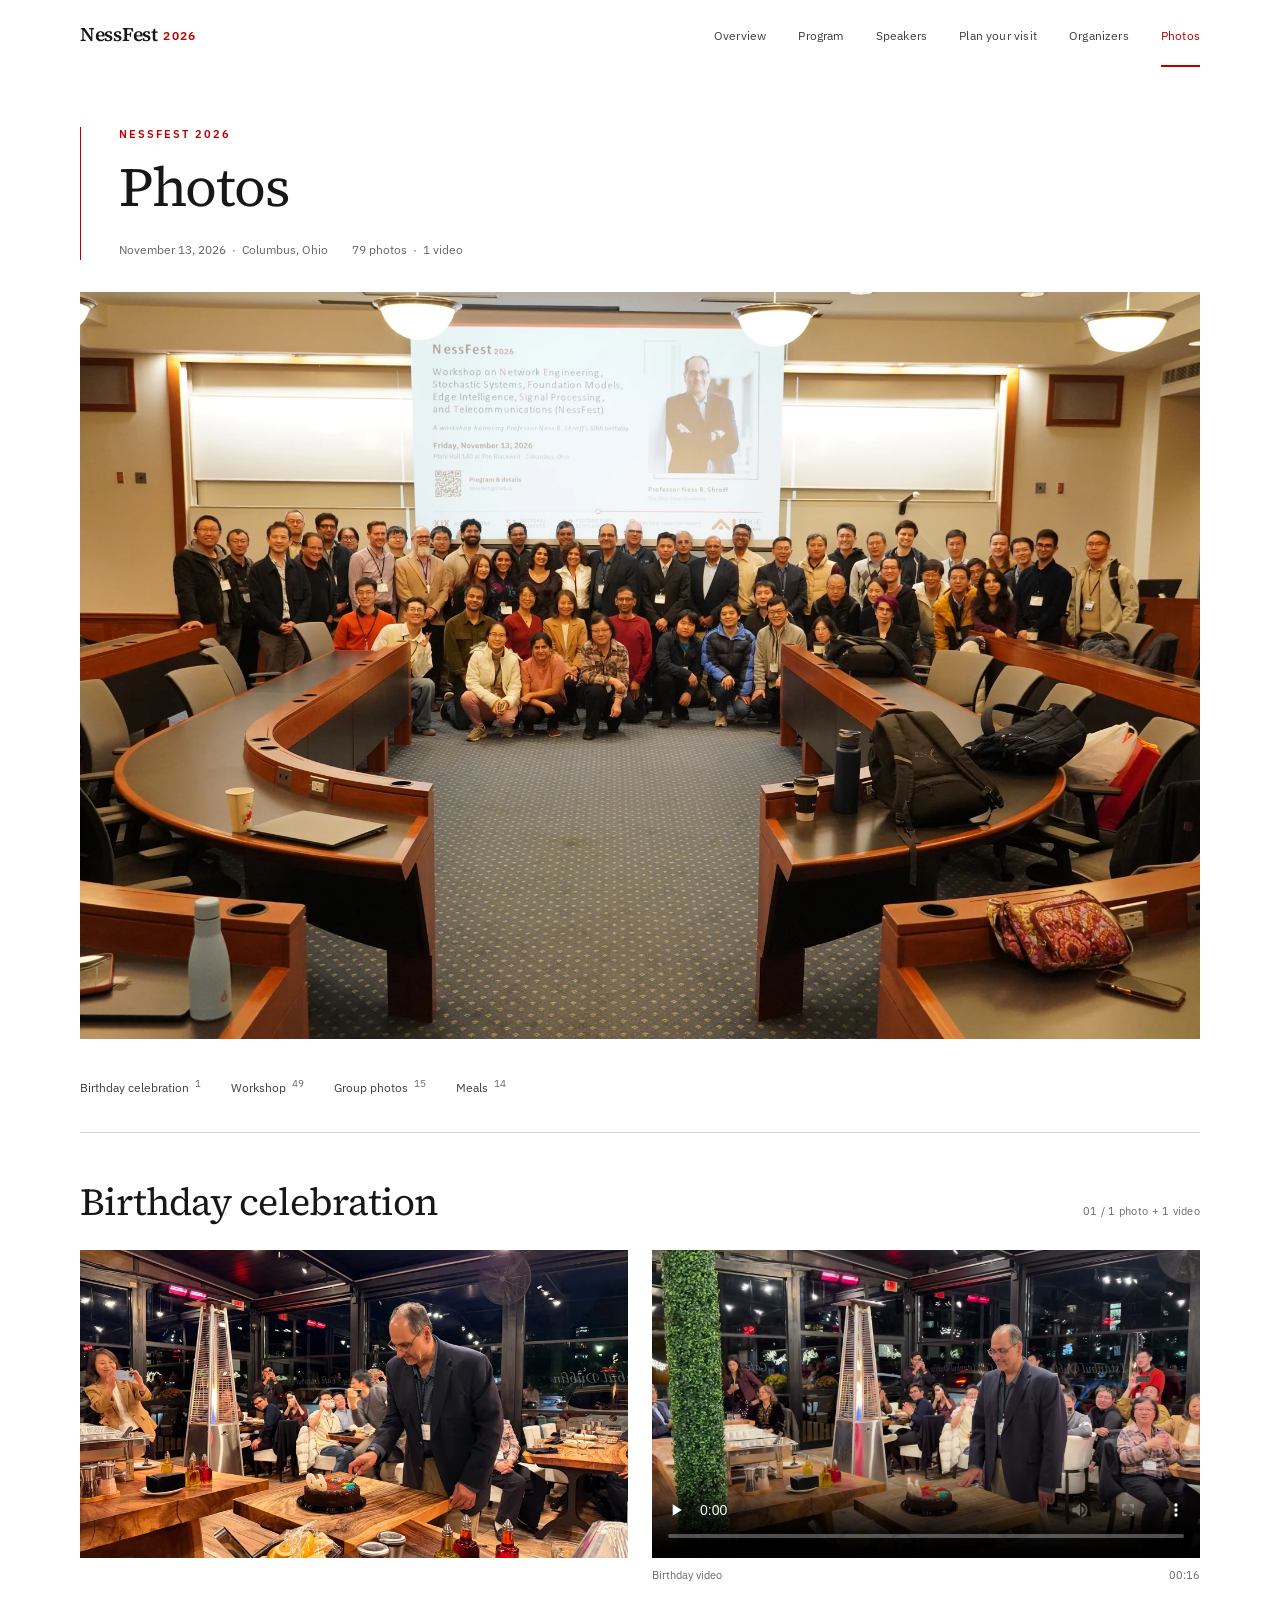
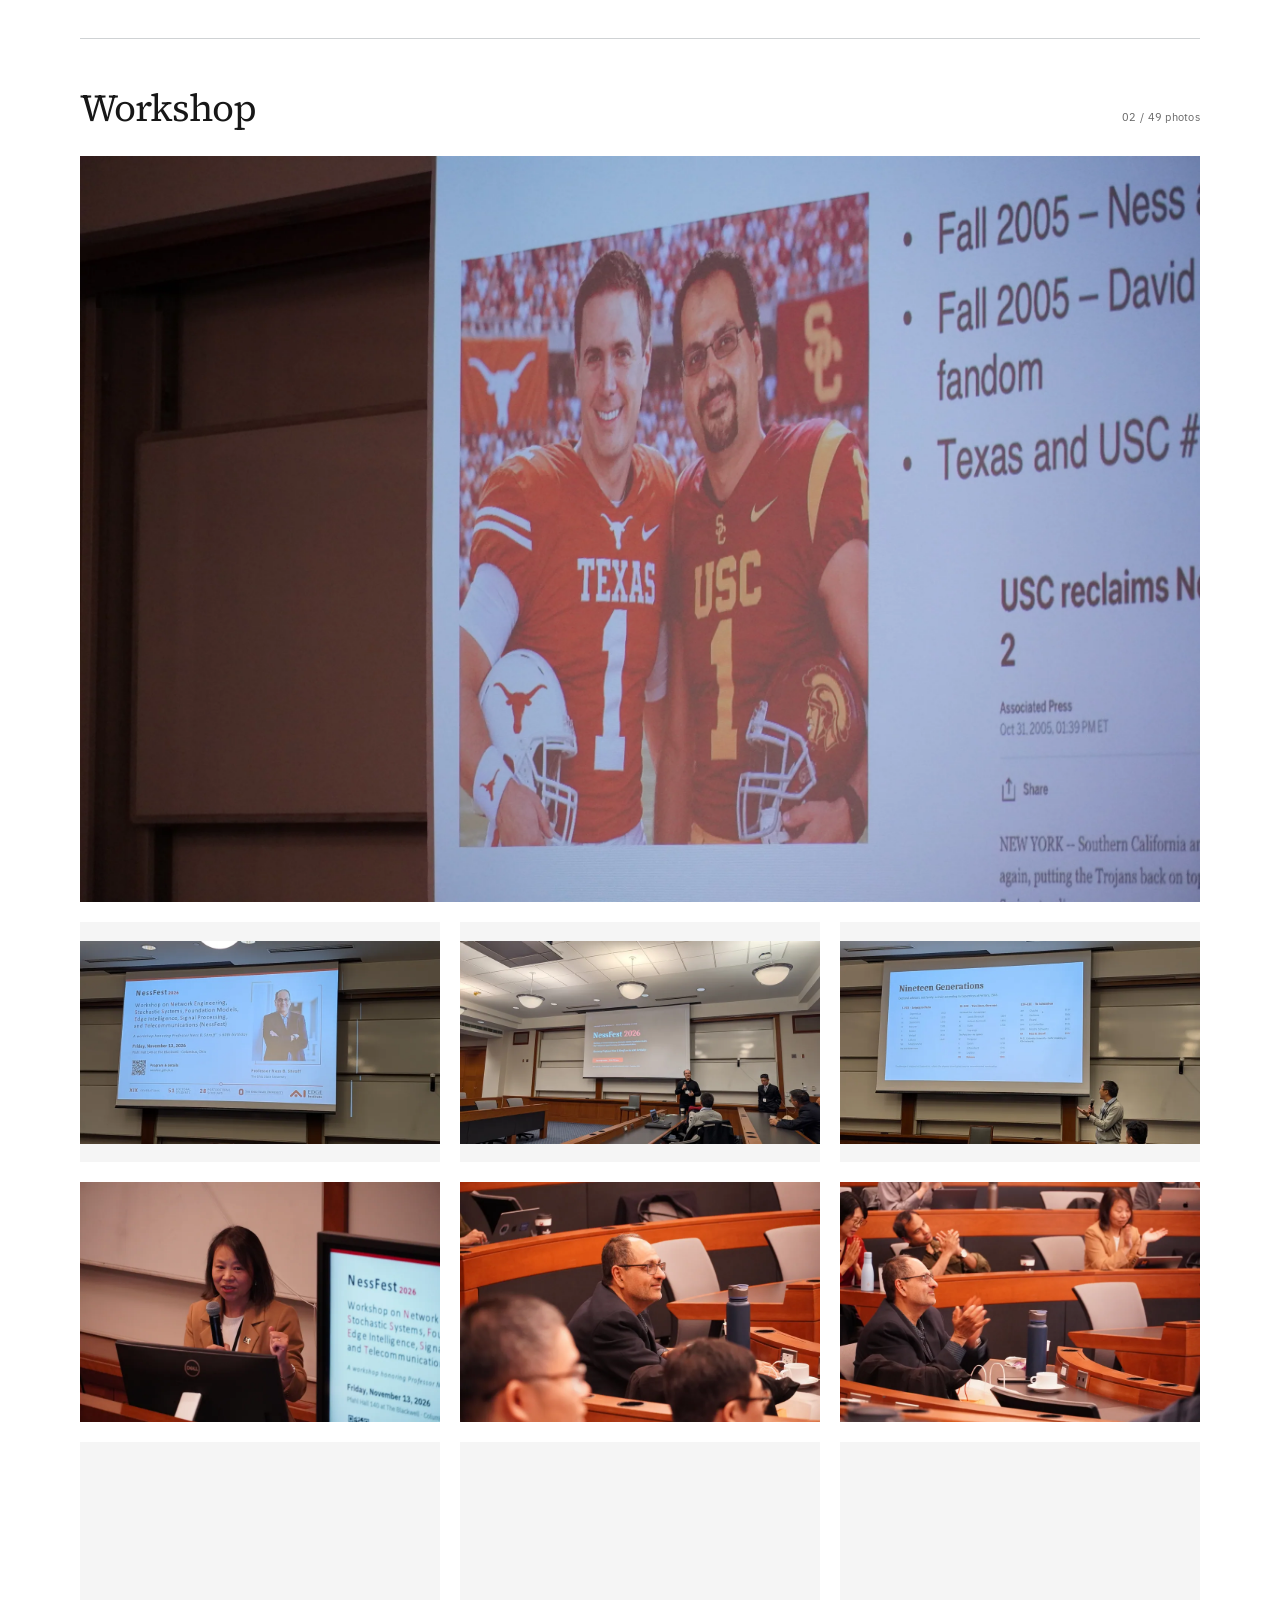
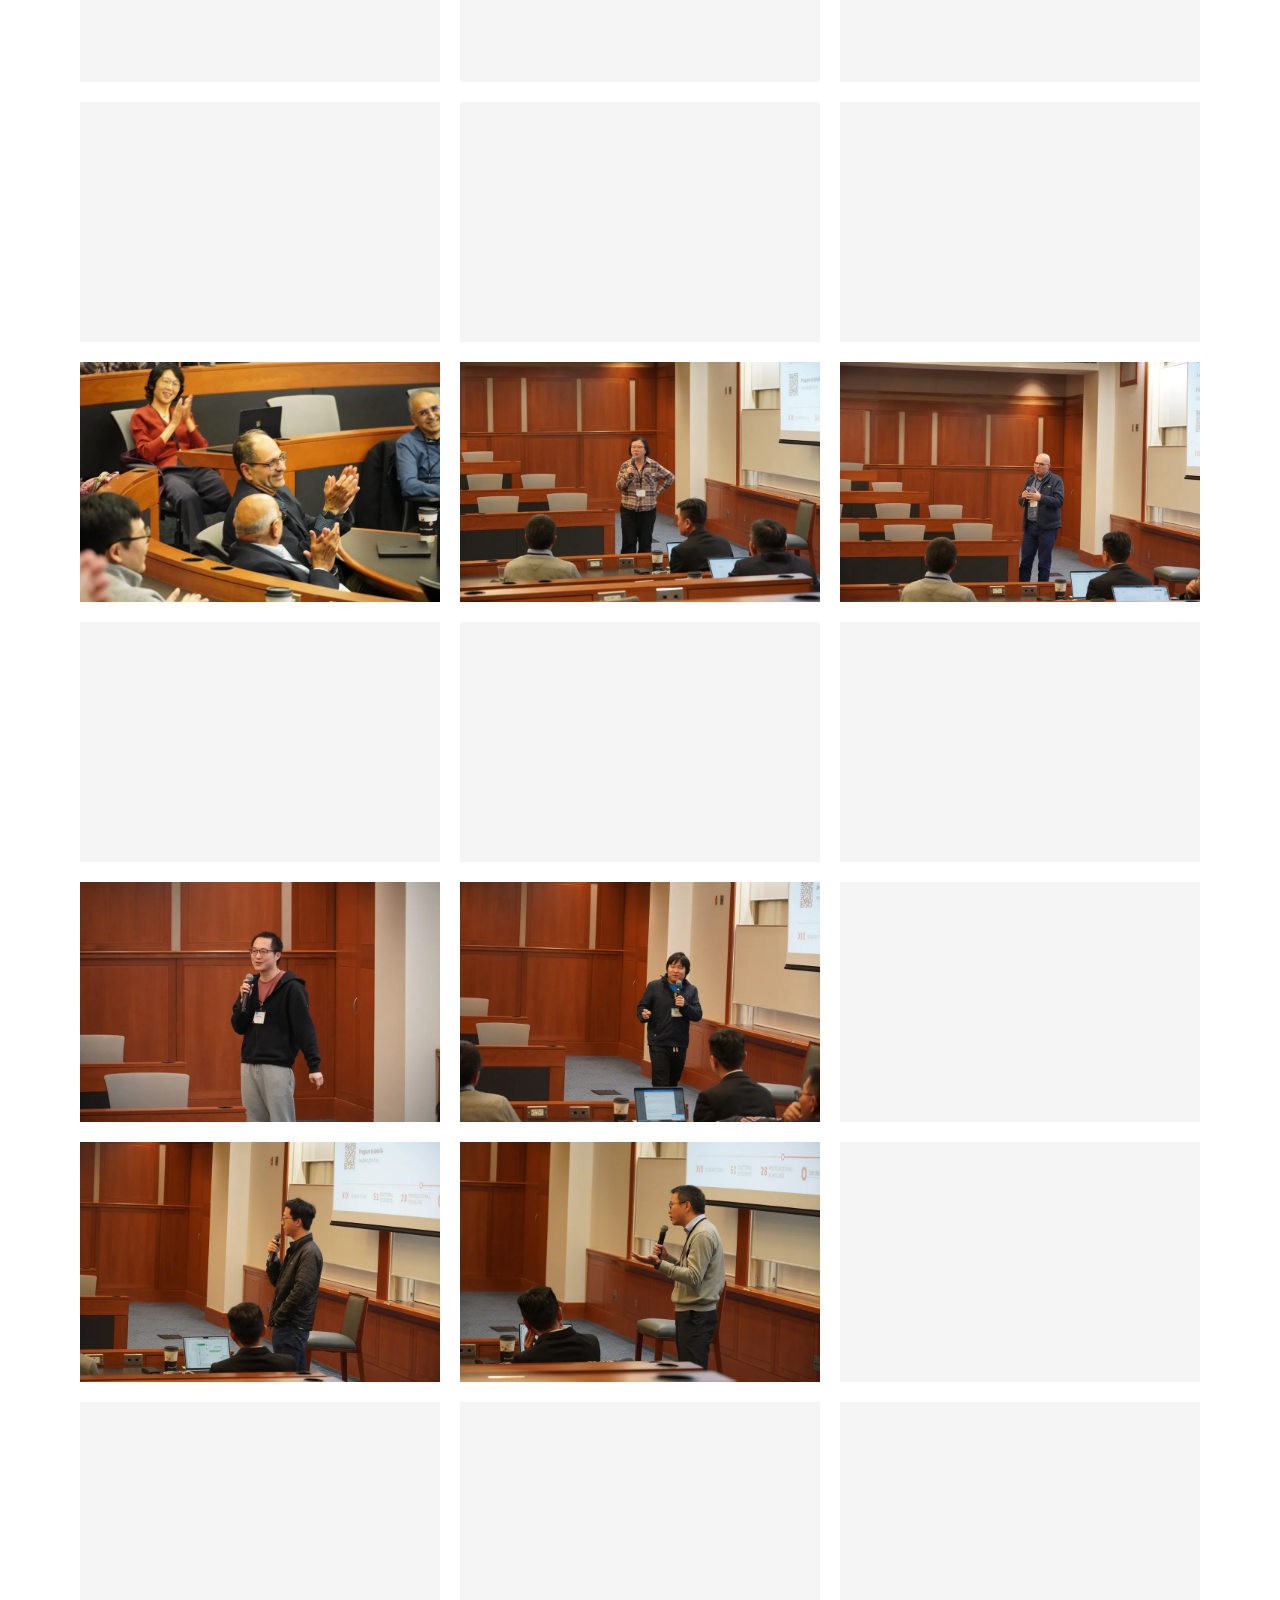
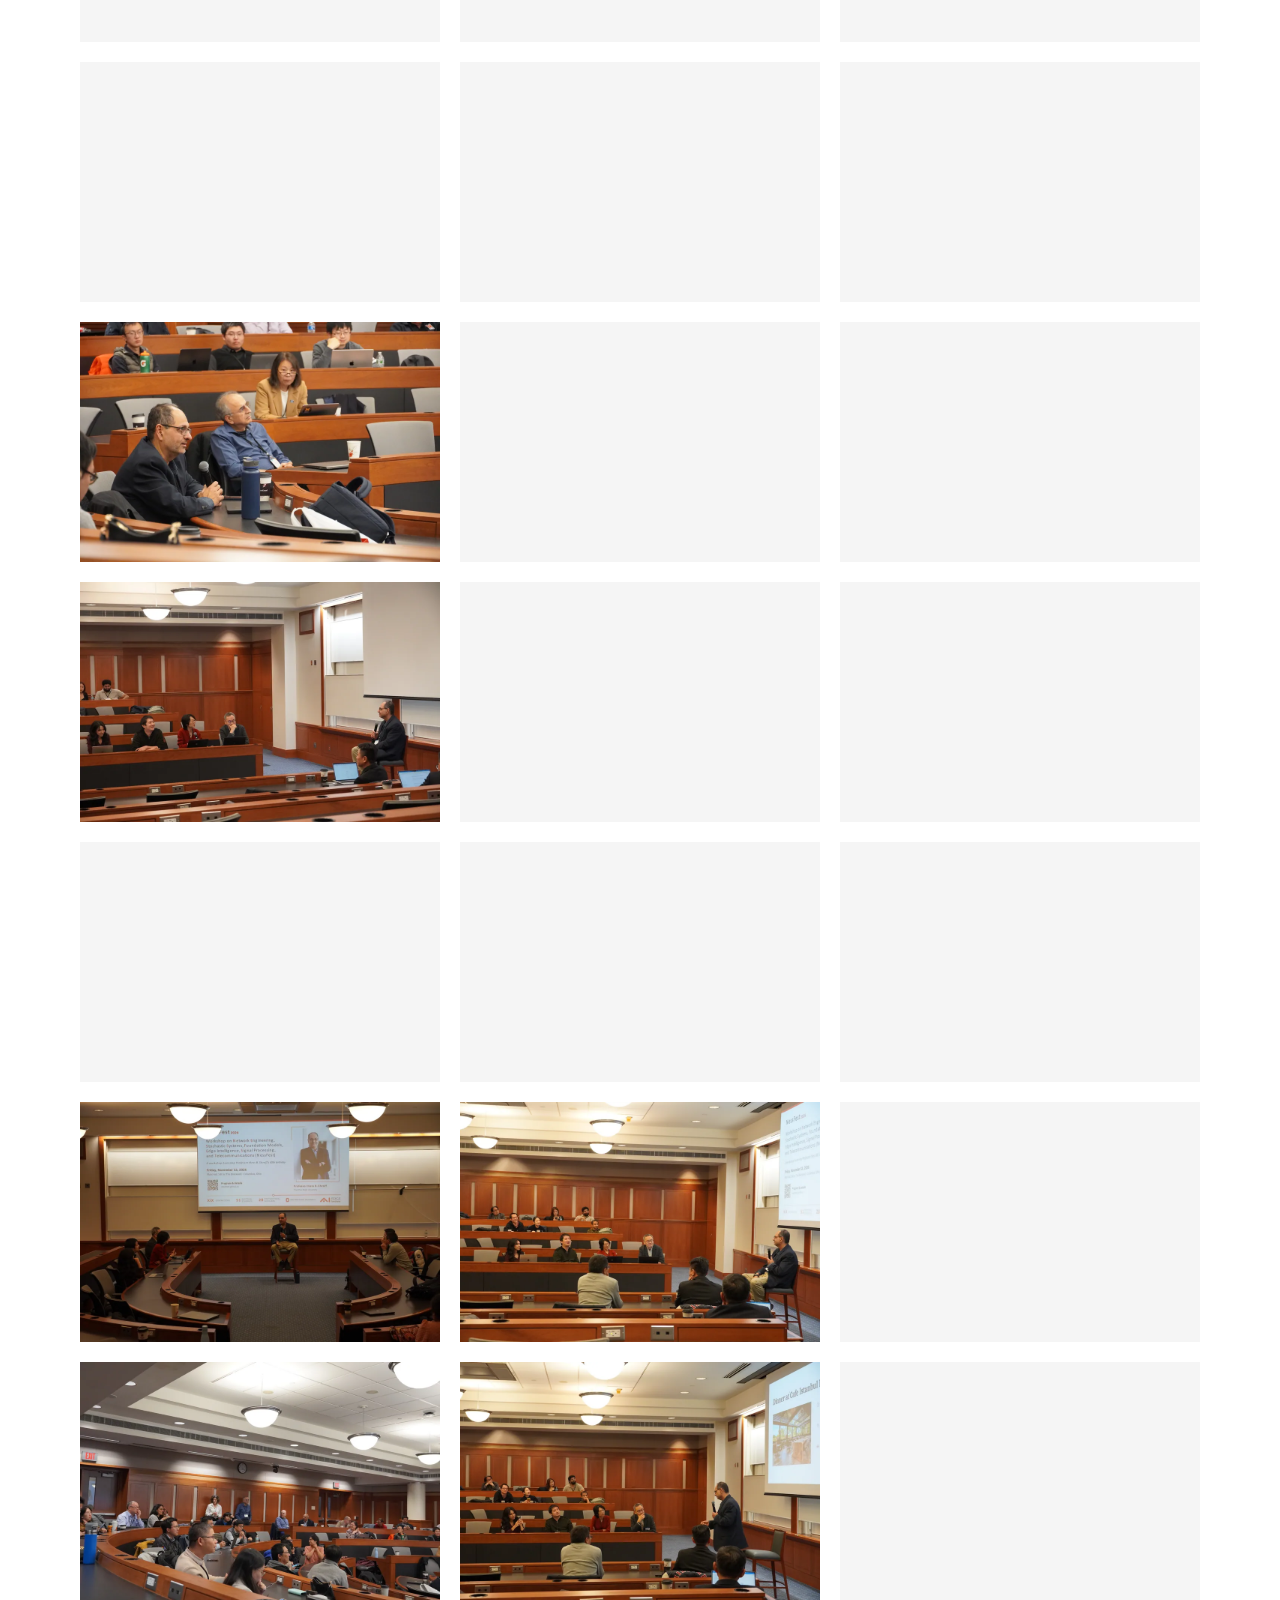
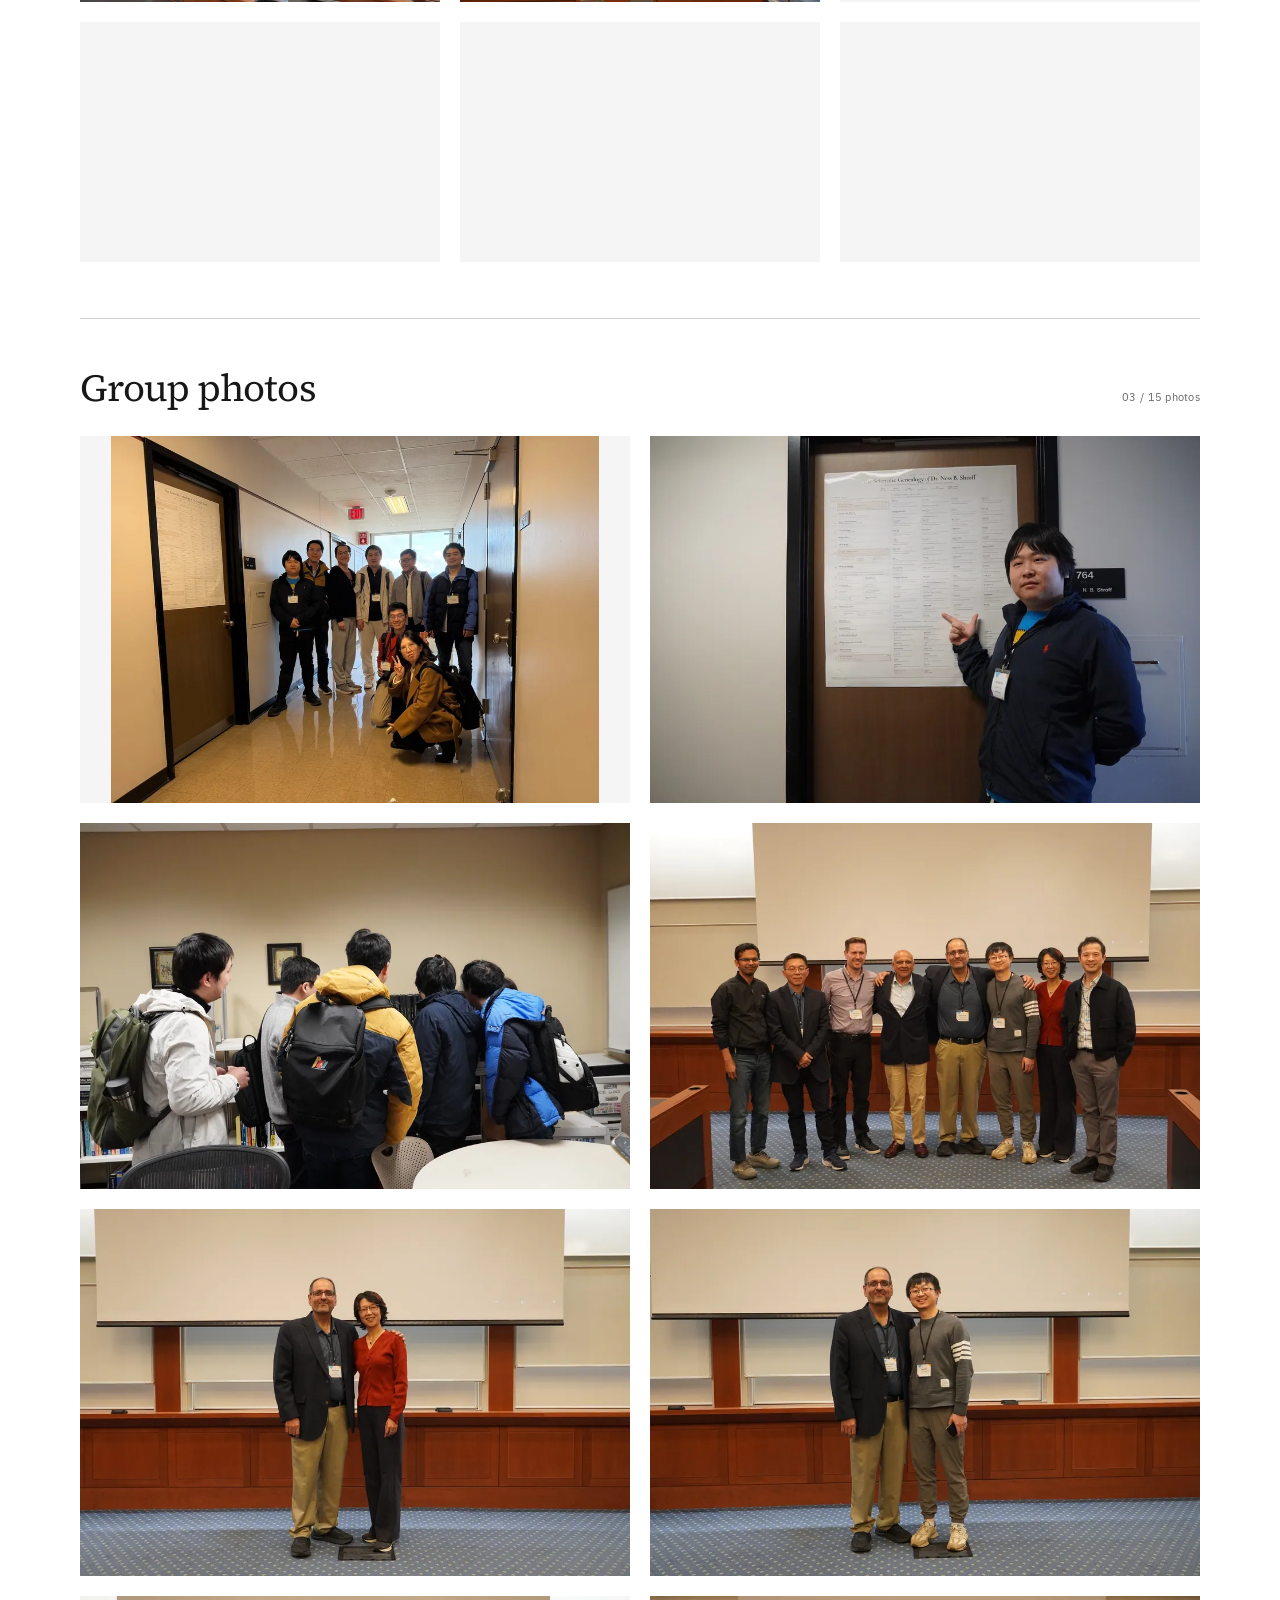
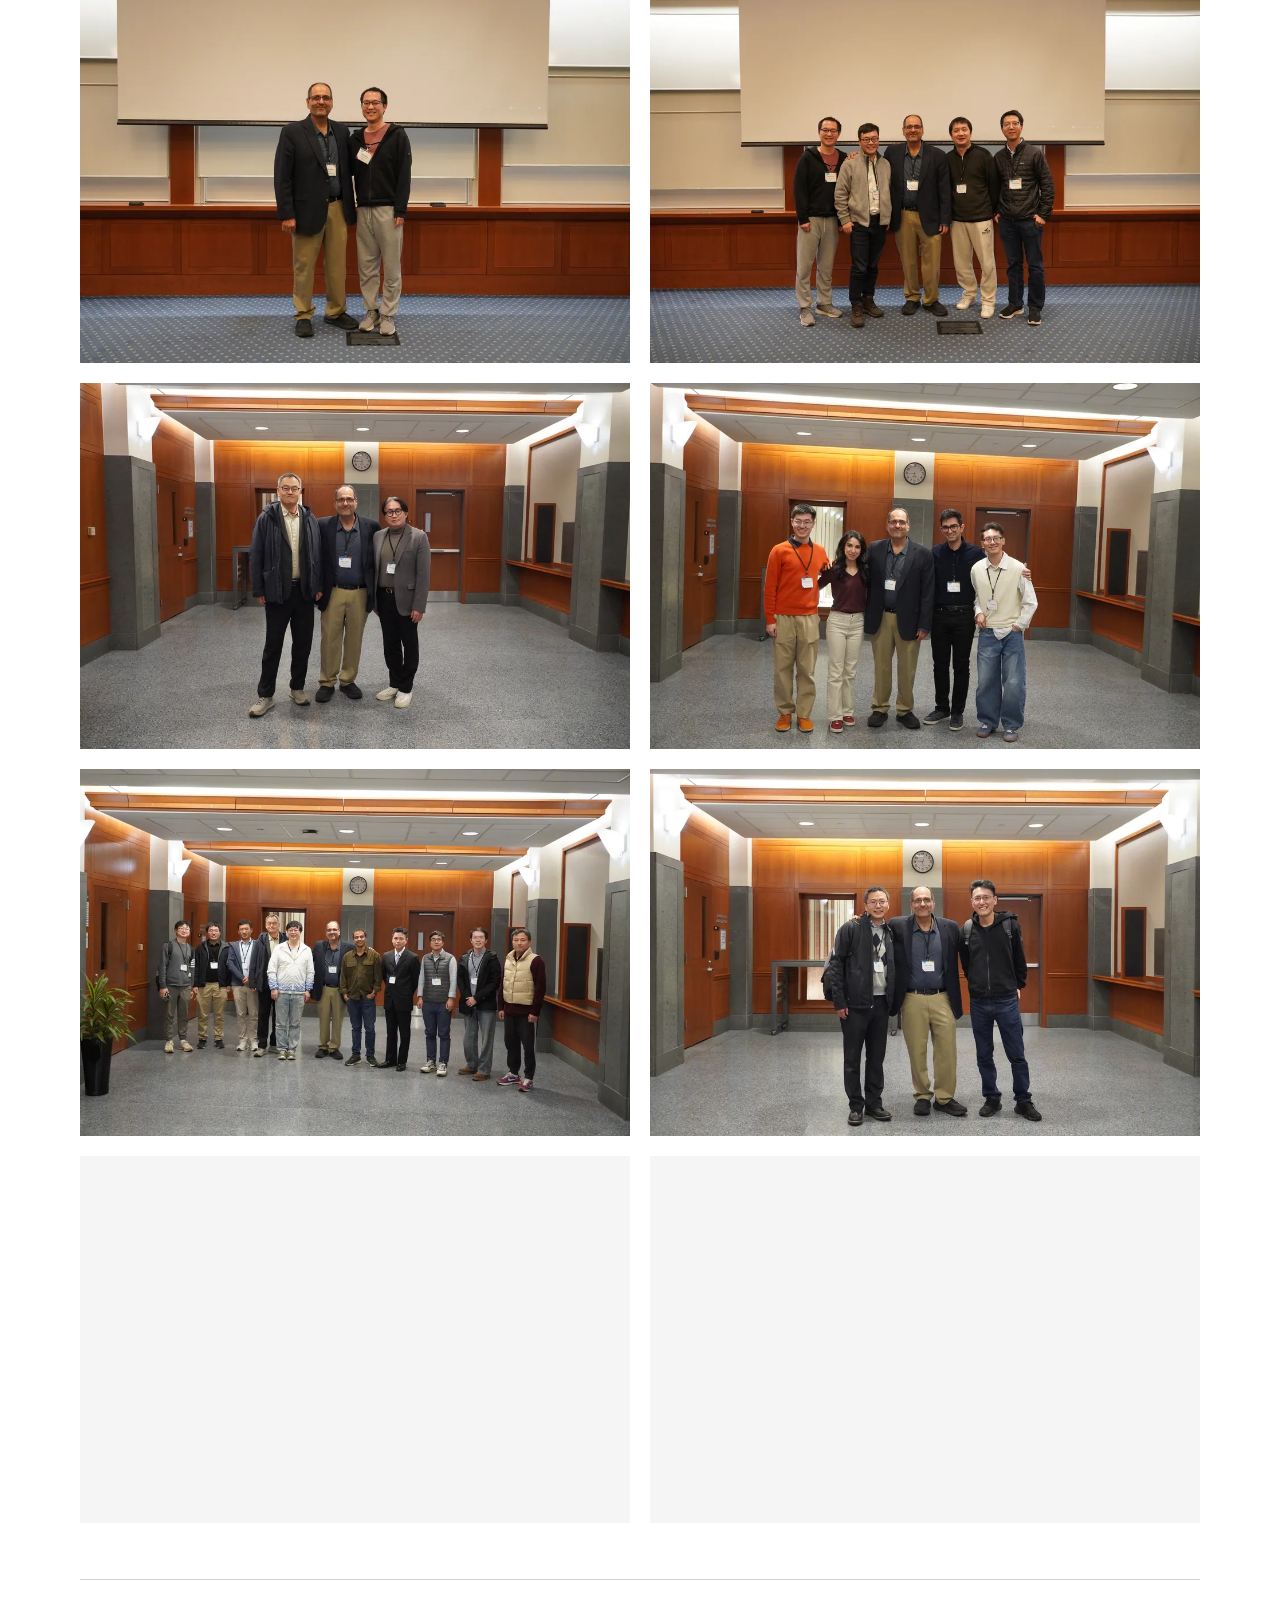
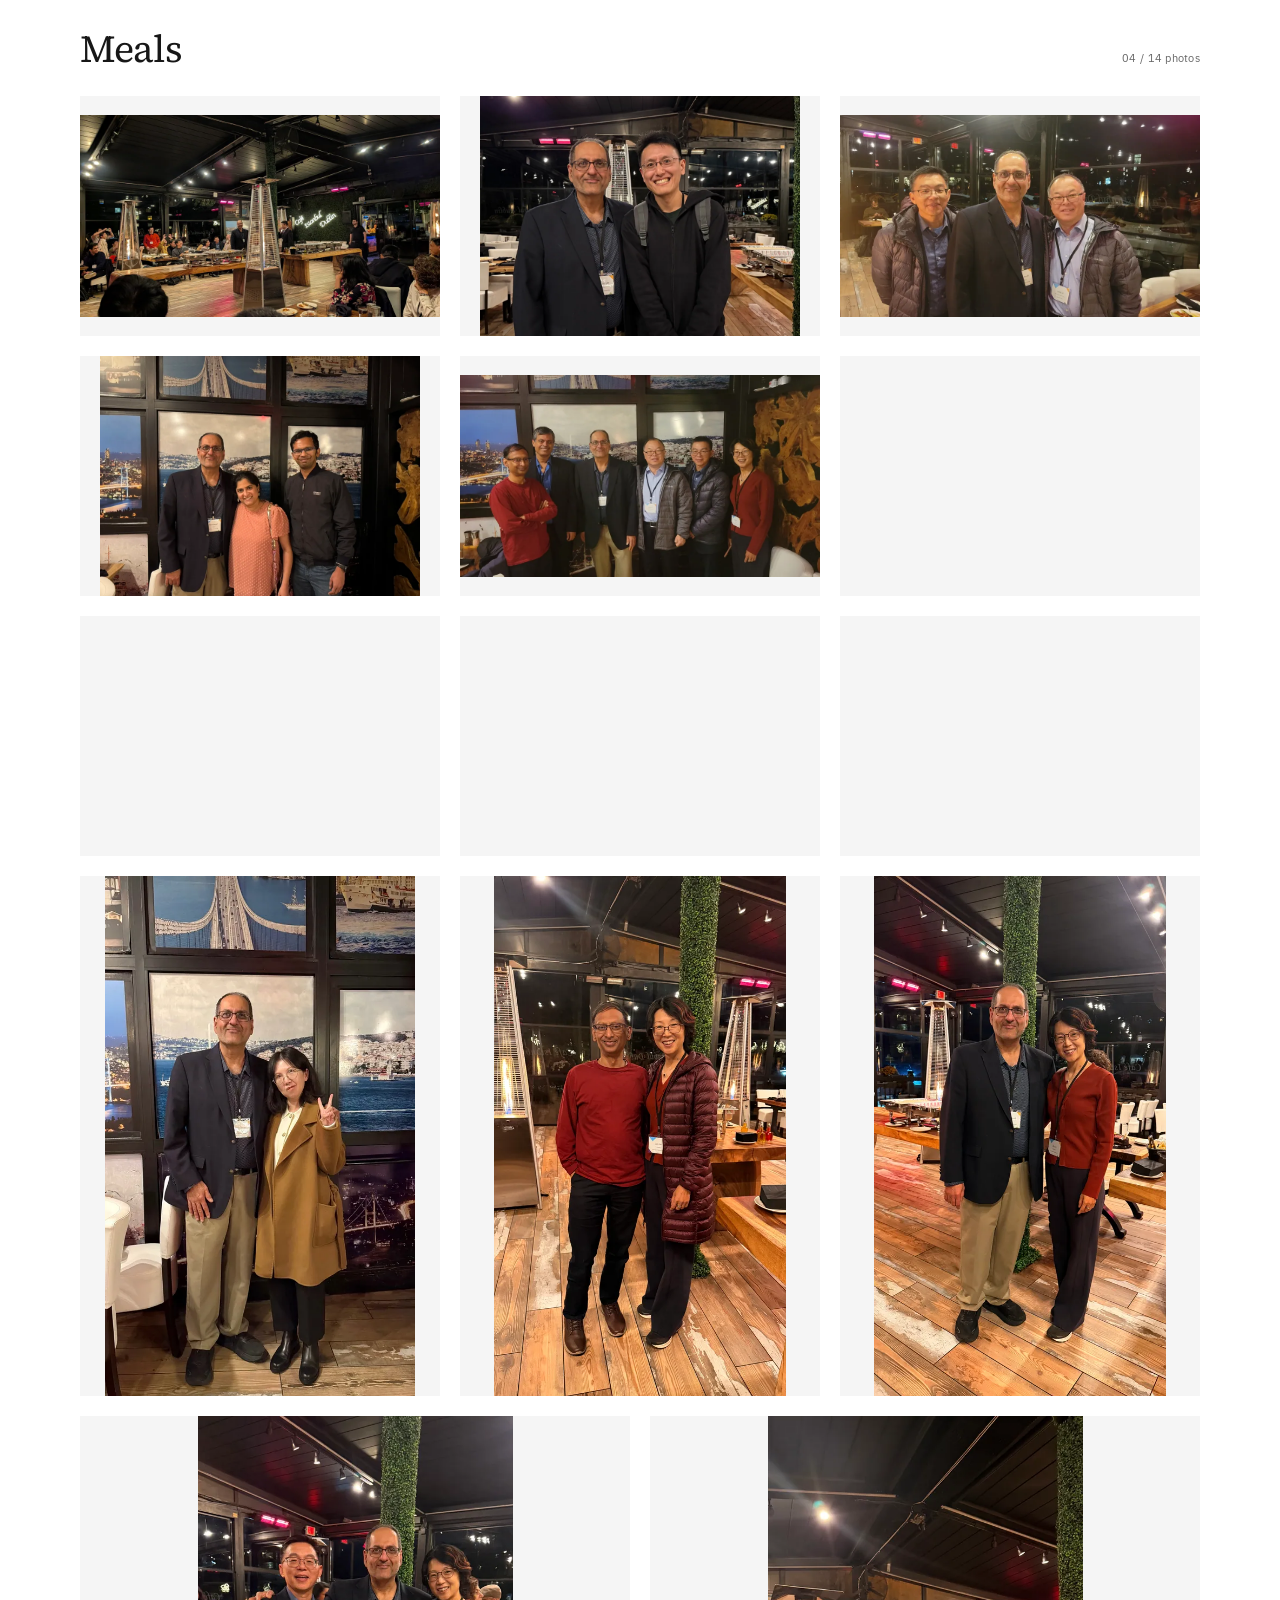
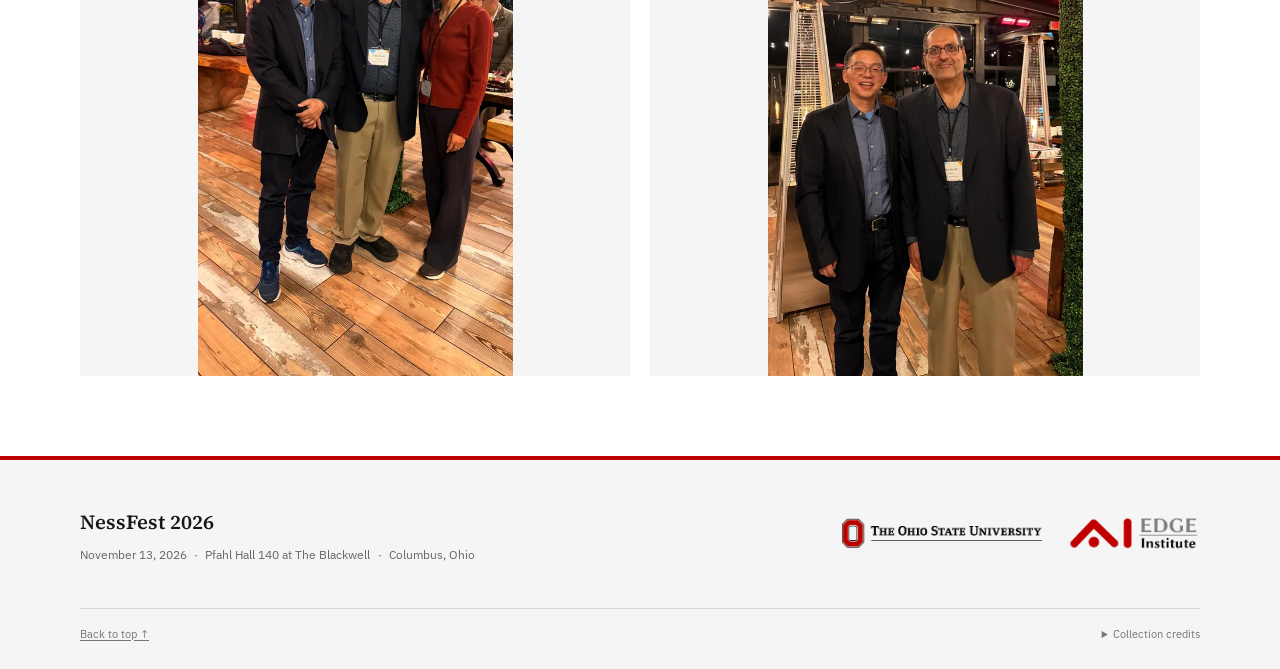
<file: photos/index.html>
<!doctype html>
<html lang="en"><head><meta charset="utf-8" /><meta name="viewport" content="width=device-width,initial-scale=1" /><meta name="theme-color" content="#ffffff" /><meta name="description" content="NessFest 2026 photographs and birthday video." /><meta property="og:title" content="NessFest 2026 · Photos" /><meta property="og:image" content="media/123-hero.webp" /><title>Photos · NessFest 2026</title><link rel="icon" href="../assets/favicon.svg" type="image/svg+xml" /><link rel="preload" href="../assets/fonts/source-serif-4-400.ttf" as="font" type="font/ttf" crossorigin /><link rel="preload" href="../assets/fonts/ibm-plex-sans-400.ttf" as="font" type="font/ttf" crossorigin /><link rel="stylesheet" href="../styles.css?v=20261008-program-fonts" /><link rel="stylesheet" href="styles.css?v=20261118-all-selected" /><script defer src="../script.js?v=20260828-genealogy"></script><script defer src="script.js?v=20261117-home-theme"></script></head>
<body class="photos-page"><a class="skip-link" href="#collection">Skip to photographs</a>
<header class="site-header" data-header>
  <div class="header-inner">
    <a class="site-name" href="../" aria-label="NessFest 2026, return to the main site">NessFest <span>2026</span></a>
    <nav class="desktop-nav" aria-label="Primary navigation">
      <a href="../#about">Overview</a><a href="../#program">Program</a><a href="../#speakers">Speakers</a><a href="../#logistics">Plan your visit</a><a href="../#organizers">Organizers</a><a href="./" class="is-active" aria-current="page">Photos</a>
    </nav>
    <button class="menu-button" type="button" aria-expanded="false" aria-controls="mobile-navigation" data-menu-button><span class="menu-label">Menu</span><span class="menu-icon" aria-hidden="true"><i></i><i></i></span></button>
  </div>
  <nav class="mobile-nav" id="mobile-navigation" aria-label="Mobile navigation" data-mobile-nav hidden><a href="../#about">Overview</a><a href="../#program">Program</a><a href="../#speakers">Speakers</a><a href="../#logistics">Plan your visit</a><a href="../#organizers">Organizers</a><a href="./" aria-current="page">Photos</a></nav>
</header>
<main id="main-content"><section class="album-heading" id="top" aria-labelledby="album-title"><div class="hero-rule" aria-hidden="true"></div><div class="hero-content"><p class="eyebrow">NessFest 2026</p><h1 id="album-title">Photos</h1><div class="album-meta"><p>November 13, 2026 <span aria-hidden="true">·</span> Columbus, Ohio</p><p>79 photos <span aria-hidden="true">·</span> 1 video</p></div></div></section>
<section class="album-cover" aria-label="NessFest group photograph"><a class="photo-link hero-media" href="media/123-large.webp" data-photo data-id="123" data-credit="William collection"><img src="media/123-hero.webp"  width="1920" height="1280" alt="Workshop participants gathered for the NessFest group photograph in Pfahl Hall." fetchpriority="high" /><span class="enlarge-mark" aria-hidden="true">↗</span></a></section>
<nav class="gallery-nav" aria-label="Photo chapters"><a class="category-button" href="#celebration">Birthday celebration<sup>1</sup></a><a class="category-button" href="#workshop">Workshop<sup>49</sup></a><a class="category-button" href="#together">Group photos<sup>15</sup></a><a class="category-button" href="#after-hours">Meals<sup>14</sup></a></nav><div class="collections" id="collection"><section class="collection" id="celebration" aria-labelledby="celebration-title"><div class="section-heading"><h2 id="celebration-title">Birthday celebration</h2><span class="ordinal">01 / 1 photo + 1 video</span></div><div class="celebration-layout"><a class="photo-link photo-tile" href="media/070-large.webp" data-photo data-id="070" data-credit="Ness Shroff collection"><img src="media/070-small.webp" srcset="media/070-small.webp 960w, media/070-large.webp 2400w" sizes="(max-width: 700px) 50vw, 33vw" width="960" height="540" alt="Ness cuts the chocolate birthday cake as guests watch and take photographs." loading="lazy" decoding="async" /><span class="enlarge-mark" aria-hidden="true">↗</span></a><div class="birthday-film"><video controls playsinline preload="none" poster="media/birthday-wish-poster.jpg" width="1280" height="720" aria-label="Birthday celebration video"><source src="media/birthday-wish.mp4" type="video/mp4" /><track kind="descriptions" src="birthday-wish.vtt" srclang="en" label="Scene descriptions" /><p><a href="media/birthday-wish.mp4">Watch the birthday video</a></p></video><span class="film-meta">Birthday video <span>00:16</span></span></div></div></section>
<section class="collection" id="workshop" aria-labelledby="workshop-title"><div class="section-heading"><h2 id="workshop-title">Workshop</h2><span class="ordinal">02 / 49 photos</span></div><div class="photo-grid workshop-grid"><a class="photo-link photo-tile workshop-feature" href="media/083-large.webp" data-photo data-id="083" data-credit="William collection" id="football-jerseys"><img src="media/083-small.webp" srcset="media/083-small.webp 960w, media/083-large.webp 2400w" sizes="(max-width: 680px) 100vw, 100vw" width="960" height="640" alt="A projected photograph shows David and Ness wearing Texas and USC football jerseys and holding helmets." loading="lazy" decoding="async" /><span class="enlarge-mark" aria-hidden="true">↗</span></a><a class="photo-link photo-tile" href="media/076-large.webp" data-photo data-id="076" data-credit="Shuang Li collection"><img src="media/076-small.webp" srcset="media/076-small.webp 960w, media/076-large.webp 2400w" sizes="(max-width: 680px) 100vw, 33vw" width="960" height="540" alt="The NessFest title slide is projected at the front of the lecture hall." loading="lazy" decoding="async" /><span class="enlarge-mark" aria-hidden="true">↗</span></a><a class="photo-link photo-tile" href="media/077-large.webp" data-photo data-id="077" data-credit="Shuang Li collection"><img src="media/077-small.webp" srcset="media/077-small.webp 960w, media/077-large.webp 2400w" sizes="(max-width: 680px) 100vw, 33vw" width="960" height="540" alt="Two participants stand at the front of the lecture hall during the opening." loading="lazy" decoding="async" /><span class="enlarge-mark" aria-hidden="true">↗</span></a><a class="photo-link photo-tile" href="media/078-large.webp" data-photo data-id="078" data-credit="Shuang Li collection"><img src="media/078-small.webp" srcset="media/078-small.webp 960w, media/078-large.webp 2400w" sizes="(max-width: 680px) 100vw, 33vw" width="960" height="540" alt="A participant with a microphone stands beside the projected Nineteen Generations genealogy slide." loading="lazy" decoding="async" /><span class="enlarge-mark" aria-hidden="true">↗</span></a><a class="photo-link photo-tile" href="media/081-large.webp" data-photo data-id="081" data-credit="William collection"><img src="media/081-small.webp" srcset="media/081-small.webp 960w, media/081-large.webp 2400w" sizes="(max-width: 680px) 100vw, 33vw" width="960" height="640" alt="A speaker at the lectern beside a screen displaying the NessFest workshop title." loading="lazy" decoding="async" /><span class="enlarge-mark" aria-hidden="true">↗</span></a><a class="photo-link photo-tile" href="media/082-large.webp" data-photo data-id="082" data-credit="William collection"><img src="media/082-small.webp" srcset="media/082-small.webp 960w, media/082-large.webp 2400w" sizes="(max-width: 680px) 100vw, 33vw" width="960" height="640" alt="Attendees listen from the front row of the workshop." loading="lazy" decoding="async" /><span class="enlarge-mark" aria-hidden="true">↗</span></a><a class="photo-link photo-tile" href="media/084-large.webp" data-photo data-id="084" data-credit="William collection"><img src="media/084-small.webp" srcset="media/084-small.webp 960w, media/084-large.webp 2400w" sizes="(max-width: 680px) 100vw, 33vw" width="960" height="640" alt="Attendees in the front rows applaud during the workshop." loading="lazy" decoding="async" /><span class="enlarge-mark" aria-hidden="true">↗</span></a><a class="photo-link photo-tile" href="media/088-large.webp" data-photo data-id="088" data-credit="William collection"><img src="media/088-small.webp" srcset="media/088-small.webp 960w, media/088-large.webp 2400w" sizes="(max-width: 680px) 100vw, 33vw" width="960" height="640" alt="A speaker stands beside a projected tribute to Ness in Pfahl Hall." loading="lazy" decoding="async" /><span class="enlarge-mark" aria-hidden="true">↗</span></a><a class="photo-link photo-tile" href="media/089-large.webp" data-photo data-id="089" data-credit="William collection"><img src="media/089-small.webp" srcset="media/089-small.webp 960w, media/089-large.webp 2400w" sizes="(max-width: 680px) 100vw, 33vw" width="960" height="640" alt="A view across the lecture hall shows attendees seated in the audience." loading="lazy" decoding="async" /><span class="enlarge-mark" aria-hidden="true">↗</span></a><a class="photo-link photo-tile" href="media/090-large.webp" data-photo data-id="090" data-credit="William collection"><img src="media/090-small.webp" srcset="media/090-small.webp 960w, media/090-large.webp 2400w" sizes="(max-width: 680px) 100vw, 33vw" width="960" height="640" alt="A speaker in a green top addresses the room beside the lectern." loading="lazy" decoding="async" /><span class="enlarge-mark" aria-hidden="true">↗</span></a><a class="photo-link photo-tile" href="media/091-large.webp" data-photo data-id="091" data-credit="William collection"><img src="media/091-small.webp" srcset="media/091-small.webp 960w, media/091-large.webp 2400w" sizes="(max-width: 680px) 100vw, 33vw" width="960" height="640" alt="A speaker in a light sweater and scarf addresses the room with a microphone." loading="lazy" decoding="async" /><span class="enlarge-mark" aria-hidden="true">↗</span></a><a class="photo-link photo-tile" href="media/092-large.webp" data-photo data-id="092" data-credit="William collection"><img src="media/092-small.webp" srcset="media/092-small.webp 960w, media/092-large.webp 2400w" sizes="(max-width: 680px) 100vw, 33vw" width="960" height="640" alt="A participant in a dark top and light trousers holds a microphone at the front of the room." loading="lazy" decoding="async" /><span class="enlarge-mark" aria-hidden="true">↗</span></a><a class="photo-link photo-tile" href="media/093-large.webp" data-photo data-id="093" data-credit="William collection"><img src="media/093-small.webp" srcset="media/093-small.webp 960w, media/093-large.webp 2400w" sizes="(max-width: 680px) 100vw, 33vw" width="960" height="640" alt="A participant in a dark jacket gestures while holding a microphone at the front of the room." loading="lazy" decoding="async" /><span class="enlarge-mark" aria-hidden="true">↗</span></a><a class="photo-link photo-tile" href="media/094-large.webp" data-photo data-id="094" data-credit="William collection"><img src="media/094-small.webp" srcset="media/094-small.webp 960w, media/094-large.webp 2400w" sizes="(max-width: 680px) 100vw, 33vw" width="960" height="640" alt="Audience members smile and applaud from their seats." loading="lazy" decoding="async" /><span class="enlarge-mark" aria-hidden="true">↗</span></a><a class="photo-link photo-tile" href="media/095-large.webp" data-photo data-id="095" data-credit="William collection"><img src="media/095-small.webp" srcset="media/095-small.webp 960w, media/095-large.webp 2400w" sizes="(max-width: 680px) 100vw, 33vw" width="960" height="640" alt="A speaker in a checked shirt holds a microphone at the front of the lecture hall." loading="lazy" decoding="async" /><span class="enlarge-mark" aria-hidden="true">↗</span></a><a class="photo-link photo-tile" href="media/096-large.webp" data-photo data-id="096" data-credit="William collection"><img src="media/096-small.webp" srcset="media/096-small.webp 960w, media/096-large.webp 2400w" sizes="(max-width: 680px) 100vw, 33vw" width="960" height="640" alt="A participant in a blue jacket speaks into a microphone in Pfahl Hall." loading="lazy" decoding="async" /><span class="enlarge-mark" aria-hidden="true">↗</span></a><a class="photo-link photo-tile" href="media/097-large.webp" data-photo data-id="097" data-credit="William collection"><img src="media/097-small.webp" srcset="media/097-small.webp 960w, media/097-large.webp 2400w" sizes="(max-width: 680px) 100vw, 33vw" width="960" height="640" alt="A participant in a light gray zip-up top holds a microphone and gestures toward the room." loading="lazy" decoding="async" /><span class="enlarge-mark" aria-hidden="true">↗</span></a><a class="photo-link photo-tile" href="media/098-large.webp" data-photo data-id="098" data-credit="William collection"><img src="media/098-small.webp" srcset="media/098-small.webp 960w, media/098-large.webp 2400w" sizes="(max-width: 680px) 100vw, 33vw" width="960" height="640" alt="A participant in a blue and black padded jacket holds a microphone beside the front rows." loading="lazy" decoding="async" /><span class="enlarge-mark" aria-hidden="true">↗</span></a><a class="photo-link photo-tile" href="media/099-large.webp" data-photo data-id="099" data-credit="William collection"><img src="media/099-small.webp" srcset="media/099-small.webp 960w, media/099-large.webp 2400w" sizes="(max-width: 680px) 100vw, 33vw" width="960" height="640" alt="A speaker in a dark shirt holds a microphone with one hand resting on his hip." loading="lazy" decoding="async" /><span class="enlarge-mark" aria-hidden="true">↗</span></a><a class="photo-link photo-tile" href="media/100-large.webp" data-photo data-id="100" data-credit="William collection"><img src="media/100-small.webp" srcset="media/100-small.webp 960w, media/100-large.webp 2400w" sizes="(max-width: 680px) 100vw, 33vw" width="960" height="640" alt="A participant in a black hoodie and red top holds a microphone at the front of the room." loading="lazy" decoding="async" /><span class="enlarge-mark" aria-hidden="true">↗</span></a><a class="photo-link photo-tile" href="media/101-large.webp" data-photo data-id="101" data-credit="William collection"><img src="media/101-small.webp" srcset="media/101-small.webp 960w, media/101-large.webp 2400w" sizes="(max-width: 680px) 100vw, 33vw" width="960" height="640" alt="A participant in a dark jacket holds a microphone and gestures beside the screen." loading="lazy" decoding="async" /><span class="enlarge-mark" aria-hidden="true">↗</span></a><a class="photo-link photo-tile" href="media/102-large.webp" data-photo data-id="102" data-credit="William collection"><img src="media/102-small.webp" srcset="media/102-small.webp 960w, media/102-large.webp 2400w" sizes="(max-width: 680px) 100vw, 33vw" width="960" height="640" alt="A speaker in a blue shirt makes an open-handed gesture while holding a microphone." loading="lazy" decoding="async" /><span class="enlarge-mark" aria-hidden="true">↗</span></a><a class="photo-link photo-tile" href="media/103-large.webp" data-photo data-id="103" data-credit="William collection"><img src="media/103-small.webp" srcset="media/103-small.webp 960w, media/103-large.webp 2400w" sizes="(max-width: 680px) 100vw, 33vw" width="960" height="640" alt="A participant in a dark quilted jacket holds a microphone at the front of the room." loading="lazy" decoding="async" /><span class="enlarge-mark" aria-hidden="true">↗</span></a><a class="photo-link photo-tile" href="media/104-large.webp" data-photo data-id="104" data-credit="William collection"><img src="media/104-small.webp" srcset="media/104-small.webp 960w, media/104-large.webp 2400w" sizes="(max-width: 680px) 100vw, 33vw" width="960" height="640" alt="A participant in a gray sweater holds a microphone and gestures with an open palm." loading="lazy" decoding="async" /><span class="enlarge-mark" aria-hidden="true">↗</span></a><a class="photo-link photo-tile" href="media/105-large.webp" data-photo data-id="105" data-credit="William collection"><img src="media/105-small.webp" srcset="media/105-small.webp 960w, media/105-large.webp 2400w" sizes="(max-width: 680px) 100vw, 33vw" width="960" height="640" alt="A participant in a dark jacket with a gray hood holds a microphone at the front of the room." loading="lazy" decoding="async" /><span class="enlarge-mark" aria-hidden="true">↗</span></a><a class="photo-link photo-tile" href="media/106-large.webp" data-photo data-id="106" data-credit="William collection"><img src="media/106-small.webp" srcset="media/106-small.webp 960w, media/106-large.webp 2400w" sizes="(max-width: 680px) 100vw, 33vw" width="960" height="640" alt="A participant in a burgundy top holds a microphone in front of the tiered seats." loading="lazy" decoding="async" /><span class="enlarge-mark" aria-hidden="true">↗</span></a><a class="photo-link photo-tile" href="media/107-large.webp" data-photo data-id="107" data-credit="William collection"><img src="media/107-small.webp" srcset="media/107-small.webp 960w, media/107-large.webp 2400w" sizes="(max-width: 680px) 100vw, 33vw" width="960" height="640" alt="A participant in a sweater with white sleeve stripes holds a microphone at the front of the room." loading="lazy" decoding="async" /><span class="enlarge-mark" aria-hidden="true">↗</span></a><a class="photo-link photo-tile" href="media/108-large.webp" data-photo data-id="108" data-credit="William collection"><img src="media/108-small.webp" srcset="media/108-small.webp 960w, media/108-large.webp 2400w" sizes="(max-width: 680px) 100vw, 33vw" width="960" height="640" alt="A speaker in a dark top smiles while speaking into a microphone." loading="lazy" decoding="async" /><span class="enlarge-mark" aria-hidden="true">↗</span></a><a class="photo-link photo-tile" href="media/109-large.webp" data-photo data-id="109" data-credit="William collection"><img src="media/109-small.webp" srcset="media/109-small.webp 960w, media/109-large.webp 2400w" sizes="(max-width: 680px) 100vw, 33vw" width="960" height="640" alt="A participant in a light blue shirt holds a microphone and gestures." loading="lazy" decoding="async" /><span class="enlarge-mark" aria-hidden="true">↗</span></a><a class="photo-link photo-tile" href="media/178-large.webp" data-photo data-id="178" data-credit="William collection"><img src="media/178-small.webp" srcset="media/178-small.webp 960w, media/178-large.webp 2400w" sizes="(max-width: 680px) 100vw, 33vw" width="960" height="640" alt="A speaker in red stands beside a projected presentation slide." loading="lazy" decoding="async" /><span class="enlarge-mark" aria-hidden="true">↗</span></a><a class="photo-link photo-tile" href="media/110-large.webp" data-photo data-id="110" data-credit="William collection"><img src="media/110-small.webp" srcset="media/110-small.webp 960w, media/110-large.webp 2400w" sizes="(max-width: 680px) 100vw, 33vw" width="960" height="640" alt="A speaker in red smiles while addressing the workshop." loading="lazy" decoding="async" /><span class="enlarge-mark" aria-hidden="true">↗</span></a><a class="photo-link photo-tile" href="media/111-large.webp" data-photo data-id="111" data-credit="William collection"><img src="media/111-small.webp" srcset="media/111-small.webp 960w, media/111-large.webp 2400w" sizes="(max-width: 680px) 100vw, 33vw" width="960" height="640" alt="An attendee seated in the audience holds a microphone during the discussion." loading="lazy" decoding="async" /><span class="enlarge-mark" aria-hidden="true">↗</span></a><a class="photo-link photo-tile" href="media/112-large.webp" data-photo data-id="112" data-credit="William collection"><img src="media/112-small.webp" srcset="media/112-small.webp 960w, media/112-large.webp 2400w" sizes="(max-width: 680px) 100vw, 33vw" width="960" height="640" alt="A participant in a dark blazer holds a microphone beside the projection screen." loading="lazy" decoding="async" /><span class="enlarge-mark" aria-hidden="true">↗</span></a><a class="photo-link photo-tile" href="media/184-large.webp" data-photo data-id="184" data-credit="William collection"><img src="media/184-small.webp" srcset="media/184-small.webp 960w, media/184-large.webp 2400w" sizes="(max-width: 680px) 100vw, 33vw" width="960" height="640" alt="Four panel participants sit together behind laptops in the front row." loading="lazy" decoding="async" /><span class="enlarge-mark" aria-hidden="true">↗</span></a><a class="photo-link photo-tile" href="media/113-large.webp" data-photo data-id="113" data-credit="William collection"><img src="media/113-small.webp" srcset="media/113-small.webp 960w, media/113-large.webp 2400w" sizes="(max-width: 680px) 100vw, 33vw" width="960" height="640" alt="Participants at the front of the lecture hall during the reverse panel." loading="lazy" decoding="async" /><span class="enlarge-mark" aria-hidden="true">↗</span></a><a class="photo-link photo-tile" href="media/114-large.webp" data-photo data-id="114" data-credit="William collection"><img src="media/114-small.webp" srcset="media/114-small.webp 960w, media/114-large.webp 2400w" sizes="(max-width: 680px) 100vw, 33vw" width="960" height="640" alt="A view of participants taking part in the reverse panel." loading="lazy" decoding="async" /><span class="enlarge-mark" aria-hidden="true">↗</span></a><a class="photo-link photo-tile" href="media/115-large.webp" data-photo data-id="115" data-credit="William collection"><img src="media/115-small.webp" srcset="media/115-small.webp 960w, media/115-large.webp 2400w" sizes="(max-width: 680px) 100vw, 33vw" width="960" height="640" alt="Panel participants listen during the conversation at the front of the room." loading="lazy" decoding="async" /><span class="enlarge-mark" aria-hidden="true">↗</span></a><a class="photo-link photo-tile" href="media/116-large.webp" data-photo data-id="116" data-credit="William collection"><img src="media/116-small.webp" srcset="media/116-small.webp 960w, media/116-large.webp 2400w" sizes="(max-width: 680px) 100vw, 33vw" width="960" height="640" alt="A different view of the microphone conversation during the reverse panel." loading="lazy" decoding="async" /><span class="enlarge-mark" aria-hidden="true">↗</span></a><a class="photo-link photo-tile" href="media/117-large.webp" data-photo data-id="117" data-credit="William collection"><img src="media/117-small.webp" srcset="media/117-small.webp 960w, media/117-large.webp 2400w" sizes="(max-width: 680px) 100vw, 33vw" width="960" height="640" alt="The front-of-room conversation continues during the reverse panel." loading="lazy" decoding="async" /><span class="enlarge-mark" aria-hidden="true">↗</span></a><a class="photo-link photo-tile" href="media/195-large.webp" data-photo data-id="195" data-credit="William collection"><img src="media/195-small.webp" srcset="media/195-small.webp 960w, media/195-large.webp 2400w" sizes="(max-width: 680px) 100vw, 33vw" width="960" height="640" alt="Ness sits on a tall stool with a microphone during the conversation." loading="lazy" decoding="async" /><span class="enlarge-mark" aria-hidden="true">↗</span></a><a class="photo-link photo-tile" href="media/118-large.webp" data-photo data-id="118" data-credit="William collection"><img src="media/118-small.webp" srcset="media/118-small.webp 960w, media/118-large.webp 2400w" sizes="(max-width: 680px) 100vw, 33vw" width="960" height="640" alt="Participants exchange comments during the reverse panel." loading="lazy" decoding="async" /><span class="enlarge-mark" aria-hidden="true">↗</span></a><a class="photo-link photo-tile" href="media/119-large.webp" data-photo data-id="119" data-credit="William collection"><img src="media/119-small.webp" srcset="media/119-small.webp 960w, media/119-large.webp 2400w" sizes="(max-width: 680px) 100vw, 33vw" width="960" height="640" alt="Ness, seated at the front, speaks with a row of panel participants." loading="lazy" decoding="async" /><span class="enlarge-mark" aria-hidden="true">↗</span></a><a class="photo-link photo-tile" href="media/198-large.webp" data-photo data-id="198" data-credit="William collection"><img src="media/198-small.webp" srcset="media/198-small.webp 960w, media/198-large.webp 2400w" sizes="(max-width: 680px) 100vw, 33vw" width="960" height="640" alt="Two participants hold microphones while standing in front of the seated audience." loading="lazy" decoding="async" /><span class="enlarge-mark" aria-hidden="true">↗</span></a><a class="photo-link photo-tile" href="media/120-large.webp" data-photo data-id="120" data-credit="William collection"><img src="media/120-small.webp" srcset="media/120-small.webp 960w, media/120-large.webp 2400w" sizes="(max-width: 680px) 100vw, 33vw" width="960" height="640" alt="Audience members applaud near the end of the workshop, viewed from the side and rear." loading="lazy" decoding="async" /><span class="enlarge-mark" aria-hidden="true">↗</span></a><a class="photo-link photo-tile" href="media/201-large.webp" data-photo data-id="201" data-credit="William collection"><img src="media/201-small.webp" srcset="media/201-small.webp 960w, media/201-large.webp 2400w" sizes="(max-width: 680px) 100vw, 33vw" width="960" height="640" alt="A participant holds a microphone beside a projected slide about dinner." loading="lazy" decoding="async" /><span class="enlarge-mark" aria-hidden="true">↗</span></a><a class="photo-link photo-tile" href="media/202-large.webp" data-photo data-id="202" data-credit="William collection"><img src="media/202-small.webp" srcset="media/202-small.webp 960w, media/202-large.webp 2400w" sizes="(max-width: 680px) 100vw, 33vw" width="960" height="640" alt="A speaker in a light top gestures toward the audience while holding a microphone." loading="lazy" decoding="async" /><span class="enlarge-mark" aria-hidden="true">↗</span></a><a class="photo-link photo-tile" href="media/203-large.webp" data-photo data-id="203" data-credit="William collection"><img src="media/203-small.webp" srcset="media/203-small.webp 960w, media/203-large.webp 2400w" sizes="(max-width: 680px) 100vw, 33vw" width="960" height="640" alt="Attendees sit in the tiered lecture hall while a participant in blue stands among the rows." loading="lazy" decoding="async" /><span class="enlarge-mark" aria-hidden="true">↗</span></a><a class="photo-link photo-tile" href="media/121-large.webp" data-photo data-id="121" data-credit="William collection"><img src="media/121-small.webp" srcset="media/121-small.webp 960w, media/121-large.webp 2400w" sizes="(max-width: 680px) 100vw, 33vw" width="960" height="640" alt="A speaker in a light top addresses the room with a microphone." loading="lazy" decoding="async" /><span class="enlarge-mark" aria-hidden="true">↗</span></a><a class="photo-link photo-tile" href="media/122-large.webp" data-photo data-id="122" data-credit="William collection"><img src="media/122-small.webp" srcset="media/122-small.webp 960w, media/122-large.webp 2400w" sizes="(max-width: 680px) 100vw, 33vw" width="960" height="640" alt="Workshop attendees listen from the tiered seating in Pfahl Hall." loading="lazy" decoding="async" /><span class="enlarge-mark" aria-hidden="true">↗</span></a></div></section>
<section class="collection" id="together" aria-labelledby="together-title"><div class="section-heading"><h2 id="together-title">Group photos</h2><span class="ordinal">03 / 15 photos</span></div><div class="photo-grid together-grid"><a class="photo-link photo-tile" href="media/062-large.webp" data-photo data-id="062" data-credit="Ness Shroff collection"><img src="media/062-small.webp" srcset="media/062-small.webp 960w, media/062-large.webp 1024w" sizes="(max-width: 680px) 100vw, 50vw" width="960" height="720" alt="Eight participants pose in a hallway beside an office door displaying a genealogy poster." loading="lazy" decoding="async" /><span class="enlarge-mark" aria-hidden="true">↗</span></a><a class="photo-link photo-tile" href="media/086-large.webp" data-photo data-id="086" data-credit="William collection"><img src="media/086-small.webp" srcset="media/086-small.webp 960w, media/086-large.webp 2400w" sizes="(max-width: 680px) 100vw, 50vw" width="960" height="640" alt="An attendee points to the scientific genealogy poster displayed on an office door." loading="lazy" decoding="async" /><span class="enlarge-mark" aria-hidden="true">↗</span></a><a class="photo-link photo-tile" href="media/087-large.webp" data-photo data-id="087" data-credit="William collection"><img src="media/087-small.webp" srcset="media/087-small.webp 960w, media/087-large.webp 2400w" sizes="(max-width: 680px) 100vw, 50vw" width="960" height="640" alt="Participants gather around a screen inside an office." loading="lazy" decoding="async" /><span class="enlarge-mark" aria-hidden="true">↗</span></a><a class="photo-link photo-tile" href="media/124-large.webp" data-photo data-id="124" data-credit="William collection"><img src="media/124-small.webp" srcset="media/124-small.webp 960w, media/124-large.webp 2400w" sizes="(max-width: 680px) 100vw, 50vw" width="960" height="640" alt="Eight participants stand together for a group portrait at the front of Pfahl Hall." loading="lazy" decoding="async" /><span class="enlarge-mark" aria-hidden="true">↗</span></a><a class="photo-link photo-tile" href="media/125-large.webp" data-photo data-id="125" data-credit="William collection"><img src="media/125-small.webp" srcset="media/125-small.webp 960w, media/125-large.webp 2400w" sizes="(max-width: 680px) 100vw, 50vw" width="960" height="640" alt="Ness and a guest in red pose together at the front of the lecture hall." loading="lazy" decoding="async" /><span class="enlarge-mark" aria-hidden="true">↗</span></a><a class="photo-link photo-tile" href="media/126-large.webp" data-photo data-id="126" data-credit="William collection"><img src="media/126-small.webp" srcset="media/126-small.webp 960w, media/126-large.webp 2400w" sizes="(max-width: 680px) 100vw, 50vw" width="960" height="640" alt="Two participants pose together beneath the projection screen." loading="lazy" decoding="async" /><span class="enlarge-mark" aria-hidden="true">↗</span></a><a class="photo-link photo-tile" href="media/127-large.webp" data-photo data-id="127" data-credit="William collection"><img src="media/127-small.webp" srcset="media/127-small.webp 960w, media/127-large.webp 2400w" sizes="(max-width: 680px) 100vw, 50vw" width="960" height="640" alt="Two participants stand together for a photograph at the front of the lecture hall." loading="lazy" decoding="async" /><span class="enlarge-mark" aria-hidden="true">↗</span></a><a class="photo-link photo-tile" href="media/128-large.webp" data-photo data-id="128" data-credit="William collection"><img src="media/128-small.webp" srcset="media/128-small.webp 960w, media/128-large.webp 2400w" sizes="(max-width: 680px) 100vw, 50vw" width="960" height="640" alt="Five participants stand shoulder to shoulder for a photograph in Pfahl Hall." loading="lazy" decoding="async" /><span class="enlarge-mark" aria-hidden="true">↗</span></a><a class="photo-link photo-tile" href="media/129-large.webp" data-photo data-id="129" data-credit="William collection"><img src="media/129-small.webp" srcset="media/129-small.webp 960w, media/129-large.webp 2400w" sizes="(max-width: 680px) 100vw, 50vw" width="960" height="640" alt="Three participants pose together in the wood-paneled hallway." loading="lazy" decoding="async" /><span class="enlarge-mark" aria-hidden="true">↗</span></a><a class="photo-link photo-tile" href="media/130-large.webp" data-photo data-id="130" data-credit="William collection"><img src="media/130-small.webp" srcset="media/130-small.webp 960w, media/130-large.webp 2400w" sizes="(max-width: 680px) 100vw, 50vw" width="960" height="640" alt="Five participants gather for a photograph in the hallway." loading="lazy" decoding="async" /><span class="enlarge-mark" aria-hidden="true">↗</span></a><a class="photo-link photo-tile" href="media/131-large.webp" data-photo data-id="131" data-credit="William collection"><img src="media/131-small.webp" srcset="media/131-small.webp 960w, media/131-large.webp 2400w" sizes="(max-width: 680px) 100vw, 50vw" width="960" height="640" alt="A larger group of participants lines up for a hallway photograph." loading="lazy" decoding="async" /><span class="enlarge-mark" aria-hidden="true">↗</span></a><a class="photo-link photo-tile" href="media/132-large.webp" data-photo data-id="132" data-credit="William collection"><img src="media/132-small.webp" srcset="media/132-small.webp 960w, media/132-large.webp 2400w" sizes="(max-width: 680px) 100vw, 50vw" width="960" height="640" alt="Three participants smile together in the hallway." loading="lazy" decoding="async" /><span class="enlarge-mark" aria-hidden="true">↗</span></a><a class="photo-link photo-tile" href="media/133-large.webp" data-photo data-id="133" data-credit="William collection"><img src="media/133-small.webp" srcset="media/133-small.webp 960w, media/133-large.webp 2400w" sizes="(max-width: 680px) 100vw, 50vw" width="960" height="640" alt="Two participants pose in the hallway, with one making a peace sign." loading="lazy" decoding="async" /><span class="enlarge-mark" aria-hidden="true">↗</span></a><a class="photo-link photo-tile" href="media/134-large.webp" data-photo data-id="134" data-credit="William collection"><img src="media/134-small.webp" srcset="media/134-small.webp 960w, media/134-large.webp 2400w" sizes="(max-width: 680px) 100vw, 50vw" width="960" height="640" alt="Three participants pose for a portrait beside the hallway doors." loading="lazy" decoding="async" /><span class="enlarge-mark" aria-hidden="true">↗</span></a></div></section>
<section class="collection" id="after-hours" aria-labelledby="after-hours-title"><div class="section-heading"><h2 id="after-hours-title">Meals</h2><span class="ordinal">04 / 14 photos</span></div><div class="photo-grid after-hours-grid"><a class="photo-link photo-tile" href="media/079-large.webp" data-photo data-id="079" data-credit="Shuang Li collection"><img src="media/079-small.webp" srcset="media/079-small.webp 960w, media/079-large.webp 2400w" sizes="(max-width: 680px) 100vw, 33vw" width="960" height="540" alt="Guests gather around the restaurant for the evening celebration." loading="lazy" decoding="async" /><span class="enlarge-mark" aria-hidden="true">↗</span></a><a class="photo-link photo-tile" href="media/063-large.webp" data-photo data-id="063" data-credit="Ness Shroff collection"><img src="media/063-small.webp" srcset="media/063-small.webp 960w, media/063-large.webp 1024w" sizes="(max-width: 680px) 100vw, 33vw" width="960" height="720" alt="Ness and a guest smile for a photograph in the restaurant." loading="lazy" decoding="async" /><span class="enlarge-mark" aria-hidden="true">↗</span></a><a class="photo-link photo-tile" href="media/064-large.webp" data-photo data-id="064" data-credit="Ness Shroff collection"><img src="media/064-small.webp" srcset="media/064-small.webp 960w, media/064-large.webp 1182w" sizes="(max-width: 680px) 100vw, 33vw" width="960" height="540" alt="Three guests stand together for a photograph by the restaurant windows." loading="lazy" decoding="async" /><span class="enlarge-mark" aria-hidden="true">↗</span></a><a class="photo-link photo-tile" href="media/065-large.webp" data-photo data-id="065" data-credit="Ness Shroff collection"><img src="media/065-small.webp" srcset="media/065-small.webp 960w, media/065-large.webp 1024w" sizes="(max-width: 680px) 100vw, 33vw" width="960" height="720" alt="Three guests stand together in front of a display of city photographs at the restaurant." loading="lazy" decoding="async" /><span class="enlarge-mark" aria-hidden="true">↗</span></a><a class="photo-link photo-tile" href="media/066-large.webp" data-photo data-id="066" data-credit="Ness Shroff collection"><img src="media/066-small.webp" srcset="media/066-small.webp 960w, media/066-large.webp 1182w" sizes="(max-width: 680px) 100vw, 33vw" width="960" height="540" alt="Six guests pose together in the restaurant." loading="lazy" decoding="async" /><span class="enlarge-mark" aria-hidden="true">↗</span></a><a class="photo-link photo-tile" href="media/067-large.webp" data-photo data-id="067" data-credit="Ness Shroff collection"><img src="media/067-small.webp" srcset="media/067-small.webp 960w, media/067-large.webp 1672w" sizes="(max-width: 680px) 100vw, 33vw" width="960" height="540" alt="Two guests wearing red and blue tops pose together at the restaurant." loading="lazy" decoding="async" /><span class="enlarge-mark" aria-hidden="true">↗</span></a><a class="photo-link photo-tile" href="media/071-large.webp" data-photo data-id="071" data-credit="Xin Liu collection"><img src="media/071-small.webp" srcset="media/071-small.webp 960w, media/071-large.webp 2400w" sizes="(max-width: 680px) 100vw, 33vw" width="960" height="540" alt="Two guests smile together in front of a city photograph at the restaurant." loading="lazy" decoding="async" /><span class="enlarge-mark" aria-hidden="true">↗</span></a><a class="photo-link photo-tile" href="media/080-large.webp" data-photo data-id="080" data-credit="Shuang Li collection"><img src="media/080-small.webp" srcset="media/080-small.webp 960w, media/080-large.webp 2400w" sizes="(max-width: 680px) 100vw, 33vw" width="960" height="540" alt="A second view of guests gathered around tables at the restaurant." loading="lazy" decoding="async" /><span class="enlarge-mark" aria-hidden="true">↗</span></a><a class="photo-link photo-tile" href="media/085-large.webp" data-photo data-id="085" data-credit="William collection"><img src="media/085-small.webp" srcset="media/085-small.webp 960w, media/085-large.webp 2400w" sizes="(max-width: 680px) 100vw, 33vw" width="960" height="640" alt="Guests gather around tables beside large windows for a daytime meal." loading="lazy" decoding="async" /><span class="enlarge-mark" aria-hidden="true">↗</span></a><a class="photo-link photo-tile portrait" href="media/068-large.webp" data-photo data-id="068" data-credit="Ness Shroff collection"><img src="media/068-small.webp" srcset="media/068-small.webp 574w, media/068-large.webp 685w" sizes="(max-width: 680px) 100vw, 33vw" width="574" height="960" alt="Two guests, one in a light brown jacket, pose together at the restaurant." loading="lazy" decoding="async" /><span class="enlarge-mark" aria-hidden="true">↗</span></a><a class="photo-link photo-tile portrait" href="media/072-large.webp" data-photo data-id="072" data-credit="Ness Shroff collection"><img src="media/072-small.webp" srcset="media/072-small.webp 540w, media/072-large.webp 1350w" sizes="(max-width: 680px) 100vw, 33vw" width="540" height="960" alt="Two guests pose beside the restaurant tables and a green-covered pillar." loading="lazy" decoding="async" /><span class="enlarge-mark" aria-hidden="true">↗</span></a><a class="photo-link photo-tile portrait" href="media/073-large.webp" data-photo data-id="073" data-credit="Ness Shroff collection"><img src="media/073-small.webp" srcset="media/073-small.webp 540w, media/073-large.webp 1350w" sizes="(max-width: 680px) 100vw, 33vw" width="540" height="960" alt="Two guests wearing dark and red tops pose together beside the restaurant tables." loading="lazy" decoding="async" /><span class="enlarge-mark" aria-hidden="true">↗</span></a><a class="photo-link photo-tile portrait portrait-pair" href="media/074-large.webp" data-photo data-id="074" data-credit="Ness Shroff collection"><img src="media/074-small.webp" srcset="media/074-small.webp 540w, media/074-large.webp 1350w" sizes="(max-width: 680px) 100vw, 33vw" width="540" height="960" alt="Three guests pose together beside the restaurant tables." loading="lazy" decoding="async" /><span class="enlarge-mark" aria-hidden="true">↗</span></a><a class="photo-link photo-tile portrait portrait-pair" href="media/075-large.webp" data-photo data-id="075" data-credit="Ness Shroff collection"><img src="media/075-small.webp" srcset="media/075-small.webp 540w, media/075-large.webp 1350w" sizes="(max-width: 680px) 100vw, 33vw" width="540" height="960" alt="Two guests in dark tops pose together at the restaurant." loading="lazy" decoding="async" /><span class="enlarge-mark" aria-hidden="true">↗</span></a></div></section></div>
</main><footer class="site-footer"><div class="footer-main"><div class="footer-title"><p>NessFest 2026</p><p>November 13, 2026 <span aria-hidden="true">·</span> Pfahl Hall 140 at The Blackwell <span aria-hidden="true">·</span> Columbus, Ohio</p></div><div class="partner-logos" aria-label="Ohio State and AI-EDGE links"><a href="https://www.osu.edu/" target="_blank" rel="noreferrer"><img src="../assets/logos/ohio-state.png" width="448" height="67" alt="The Ohio State University" /></a><a href="https://aiedge.osu.edu/homepage" target="_blank" rel="noreferrer"><img src="../assets/logos/ai-edge.png?v=transparent" width="620" height="160" alt="AI-EDGE Institute" /></a></div></div><div class="footer-meta"><p><a href="#top">Back to top ↑</a></p><details><summary>Collection credits</summary><div class="source-list"><p>William · Ness Shroff · Xin Liu · Shuang Li</p></div></details></div></footer>
<dialog id="photo-viewer" class="photo-viewer" aria-label="Photo viewer" aria-describedby="viewer-credit"><div class="viewer-shell"><div class="viewer-toolbar"><span id="viewer-count"></span><div><a id="viewer-download" href="media/123-large.webp" download>Download ↓</a><button type="button" data-viewer-close aria-label="Close photograph">Close ×</button></div></div><div class="viewer-stage"><button type="button" class="viewer-arrow" data-viewer-prev aria-label="Previous photograph">←</button><img id="viewer-image" alt="" /><button type="button" class="viewer-arrow" data-viewer-next aria-label="Next photograph">→</button></div><div class="viewer-credit"><p id="viewer-credit"></p><span>← → &nbsp; / &nbsp; Esc</span></div><span class="sr-only" id="viewer-status" role="status" aria-live="polite"></span></div></dialog></body></html>
</file>
<file: styles.css>
@font-face {
  font-family: "Source Serif 4";
  src: url("assets/fonts/source-serif-4-400.ttf") format("truetype");
  font-style: normal;
  font-weight: 400;
  font-display: swap;
}

@font-face {
  font-family: "Source Serif 4";
  src: url("assets/fonts/source-serif-4-600.ttf") format("truetype");
  font-style: normal;
  font-weight: 600;
  font-display: swap;
}

@font-face {
  font-family: "Source Serif 4";
  src: url("assets/fonts/source-serif-4-400-italic.ttf") format("truetype");
  font-style: italic;
  font-weight: 400;
  font-display: swap;
}

@font-face {
  font-family: "IBM Plex Sans";
  src: url("assets/fonts/ibm-plex-sans-400.ttf") format("truetype");
  font-style: normal;
  font-weight: 400;
  font-display: swap;
}

@font-face {
  font-family: "IBM Plex Sans";
  src: url("assets/fonts/ibm-plex-sans-500.ttf") format("truetype");
  font-style: normal;
  font-weight: 500;
  font-display: swap;
}

@font-face {
  font-family: "IBM Plex Sans";
  src: url("assets/fonts/ibm-plex-sans-600.ttf") format("truetype");
  font-style: normal;
  font-weight: 600;
  font-display: swap;
}

:root {
  --paper: #ffffff;
  --paper-bright: #ffffff;
  --ink: #171717;
  --ink-soft: #3f3f3f;
  --muted: #666666;
  --muted-light: #757575;
  --rule: #cfd2d4;
  --rule-light: #e5e7e8;
  --scarlet: #bb0000;
  --scarlet-dark: #8f0000;
  --max-width: 1120px;
  --header-height: 68px;
  --serif: "Source Serif 4", Georgia, "Times New Roman", serif;
  --sans: "IBM Plex Sans", "Helvetica Neue", Arial, sans-serif;
}

*,
*::before,
*::after {
  box-sizing: border-box;
}

html {
  scroll-padding-top: calc(var(--header-height) + 22px);
}

body {
  margin: 0;
  background: var(--paper);
  color: var(--ink);
  font-family: var(--sans);
  -webkit-font-smoothing: antialiased;
  text-rendering: optimizeLegibility;
}

body.menu-open {
  overflow: hidden;
}

img {
  display: block;
  max-width: 100%;
}

a {
  color: inherit;
  text-decoration-thickness: 1px;
  text-underline-offset: 0.22em;
}

a:hover {
  color: var(--scarlet);
}

button,
a {
  -webkit-tap-highlight-color: transparent;
}

:focus-visible {
  outline: 2px solid var(--scarlet);
  outline-offset: 4px;
}

::selection {
  background: rgba(187, 0, 0, 0.18);
}

.skip-link {
  position: fixed;
  z-index: 100;
  top: 8px;
  left: 8px;
  padding: 10px 15px;
  background: var(--ink);
  color: white;
  font-size: 0.82rem;
  transform: translateY(-150%);
  transition: transform 160ms ease;
}

.skip-link:focus {
  color: white;
  transform: translateY(0);
}

.site-header {
  position: sticky;
  z-index: 50;
  top: 0;
  min-height: var(--header-height);
  border-bottom: 1px solid transparent;
  background: rgba(255, 255, 255, 0.95);
  backdrop-filter: blur(16px);
  -webkit-backdrop-filter: blur(16px);
  transition: border-color 220ms ease, box-shadow 220ms ease;
}

.site-header.is-scrolled {
  border-color: var(--rule);
  box-shadow: 0 8px 24px rgba(0, 0, 0, 0.05);
}

.header-inner {
  width: min(calc(100% - 72px), var(--max-width));
  height: var(--header-height);
  margin: 0 auto;
  display: flex;
  align-items: center;
  justify-content: space-between;
  gap: 30px;
}

.site-name {
  font-family: var(--serif);
  font-size: 1.21rem;
  font-weight: 600;
  letter-spacing: -0.015em;
  text-decoration: none;
  white-space: nowrap;
}

.site-name span {
  margin-left: 0.14em;
  color: var(--scarlet);
  font-family: var(--sans);
  font-size: 0.63em;
  font-weight: 600;
  letter-spacing: 0.12em;
  vertical-align: 0.12em;
}

.desktop-nav {
  display: flex;
  align-items: center;
  gap: clamp(18px, 2.5vw, 32px);
}

.desktop-nav a {
  position: relative;
  padding: 25px 0 23px;
  color: var(--ink-soft);
  font-size: 0.78rem;
  letter-spacing: 0.015em;
  text-decoration: none;
  transition: color 180ms ease;
}

.desktop-nav a::after {
  position: absolute;
  right: 0;
  bottom: -1px;
  left: 0;
  height: 2px;
  background: var(--scarlet);
  content: "";
  transform: scaleX(0);
  transform-origin: left;
  transition: transform 180ms ease;
}

.desktop-nav a:hover,
.desktop-nav a.is-active {
  color: var(--scarlet);
}

.desktop-nav a.is-active::after {
  transform: scaleX(1);
}

.menu-button,
.mobile-nav {
  display: none;
}

.hero {
  width: min(calc(100% - 72px), var(--max-width));
  min-height: auto;
  margin: 0 auto;
  padding: clamp(74px, 8vh, 96px) 0 clamp(44px, 5vh, 56px);
  display: grid;
  grid-template-columns: 1px minmax(0, 900px);
  align-content: start;
  gap: clamp(25px, 3vw, 38px);
}

.hero-rule {
  min-height: 0;
  align-self: stretch;
  background: var(--scarlet);
  transform: scaleY(0);
  transform-origin: top;
  animation: draw-rule 700ms cubic-bezier(0.2, 0.75, 0.25, 1) 120ms forwards;
}

.hero-content > * {
  opacity: 0;
  transform: translateY(13px);
  animation: hero-in 620ms ease forwards;
}

.hero-content {
  min-width: 0;
}

.hero-content > :nth-child(1) {
  animation-delay: 180ms;
}

.hero-content > :nth-child(2) {
  animation-delay: 260ms;
}

.hero-content > :nth-child(3) {
  animation-delay: 360ms;
}

.hero-content > :nth-child(4) {
  animation-delay: 430ms;
}

.hero-content > :nth-child(5) {
  animation-delay: 500ms;
}

@keyframes draw-rule {
  to {
    transform: scaleY(1);
  }
}

@keyframes hero-in {
  to {
    opacity: 1;
    transform: translateY(0);
  }
}

.eyebrow {
  margin: 0 0 17px;
  color: var(--scarlet);
  font-size: 0.68rem;
  font-weight: 600;
  letter-spacing: 0.18em;
  line-height: 1.4;
  text-transform: uppercase;
}

.hero h1 {
  max-width: 920px;
  margin: 0;
  font-family: var(--serif);
  font-size: clamp(2.25rem, 4.3vw, 3.72rem);
  font-weight: 400;
  letter-spacing: -0.025em;
  line-height: 1.13;
  text-wrap: balance;
}

.hero-short-name {
  color: inherit;
  white-space: nowrap;
}

.hero-acrostic-letter {
  color: var(--scarlet);
}

.hero-meta {
  margin-top: 39px;
  display: flex;
  flex-wrap: wrap;
  gap: 7px 30px;
  color: var(--ink-soft);
  font-size: 0.95rem;
}

.hero-meta p {
  margin: 0;
}

.hero-meta strong {
  color: var(--ink);
  font-weight: 600;
}

.hero-meta span {
  margin: 0 0.35em;
  color: var(--muted-light);
}

.hero-honoree {
  margin: 21px 0 0;
  color: #4a4a4a;
  font-family: var(--serif);
  font-size: clamp(1.16rem, 1.9vw, 1.38rem);
  font-style: italic;
}

.hero-actions {
  margin-top: 39px;
  display: flex;
  flex-wrap: wrap;
  gap: 11px;
}

.button {
  min-height: 44px;
  padding: 12px 19px 11px;
  display: inline-flex;
  align-items: center;
  justify-content: center;
  border: 1px solid;
  font-size: 0.7rem;
  font-weight: 500;
  letter-spacing: 0.11em;
  text-decoration: none;
  text-transform: uppercase;
  transition: color 180ms ease, background 180ms ease, border-color 180ms ease;
}

.button-primary {
  border-color: var(--scarlet);
  background: var(--scarlet);
  color: #ffffff;
}

.button-primary:hover {
  border-color: var(--scarlet-dark);
  background: var(--scarlet-dark);
  color: #ffffff;
}

.button-secondary {
  border-color: #b7b7b7;
  color: var(--ink-soft);
}

.button-secondary:hover {
  border-color: var(--scarlet);
  color: var(--scarlet);
}

.section {
  width: min(calc(100% - 72px), var(--max-width));
  margin: 0 auto;
  padding: 92px 0 0;
  display: grid;
  grid-template-columns: minmax(170px, 240px) minmax(0, 1fr);
  gap: clamp(36px, 7vw, 82px);
}

.section + .section {
  margin-top: 92px;
  border-top: 1px solid var(--rule);
}

.hero + .section {
  padding-top: 56px;
}

.section-label h2 {
  margin: 0;
  font-family: var(--serif);
  font-size: clamp(1.85rem, 3vw, 2.38rem);
  font-weight: 400;
  letter-spacing: -0.025em;
  line-height: 1.12;
}

.section-body {
  min-width: 0;
  max-width: 760px;
}

.lead {
  margin: 0;
  color: #242424;
  font-family: var(--serif);
  font-size: clamp(1.25rem, 2.1vw, 1.52rem);
  line-height: 1.57;
  text-wrap: pretty;
}

.body-copy {
  margin: 21px 0 0;
  color: var(--ink-soft);
  font-size: 0.96rem;
  line-height: 1.8;
  text-wrap: pretty;
}

.event-facts {
  margin: 43px 0 0;
  padding: 0;
  display: grid;
  grid-template-columns: repeat(2, minmax(0, 1fr));
  border-top: 1px solid var(--rule-light);
  border-bottom: 1px solid var(--rule-light);
}

.event-facts div {
  padding: 20px 20px 22px 0;
}

.event-facts div + div {
  padding-left: 20px;
  border-left: 1px solid var(--rule-light);
}

.event-facts dt {
  margin-bottom: 7px;
  color: var(--scarlet);
  font-size: 0.62rem;
  font-weight: 600;
  letter-spacing: 0.13em;
  text-transform: uppercase;
}

.event-facts dd {
  margin: 0;
  color: var(--ink-soft);
  font-size: 0.79rem;
  line-height: 1.55;
}

.honoree-figure,
.campus-figure {
  margin: 50px 0 0;
}

.honoree-body .honoree-figure {
  margin-top: 0;
}

.honoree-figure .image-frame {
  aspect-ratio: 16 / 9;
}

.honoree-figure img {
  height: 100%;
  object-fit: cover;
  object-position: 50% 50%;
}

.image-frame {
  position: relative;
  overflow: hidden;
  background: #e5e5e5;
}

.image-frame::after {
  position: absolute;
  inset: 0;
  border: 1px solid rgba(0, 0, 0, 0.09);
  content: "";
  pointer-events: none;
}

.image-frame img {
  width: 100%;
  transition: transform 700ms cubic-bezier(0.2, 0.65, 0.25, 1);
}

.image-frame:hover img {
  transform: scale(1.018);
}

figcaption {
  margin-top: 10px;
  color: var(--muted-light);
  font-size: 0.68rem;
  line-height: 1.5;
}

.honoree-profile {
  margin-top: 48px;
  padding-top: 36px;
  border-top: 1px solid var(--rule-light);
}

.honoree-profile h3 {
  max-width: 620px;
  margin: 0 0 21px;
  font-family: var(--serif);
  font-size: clamp(1.65rem, 3vw, 2.15rem);
  font-weight: 400;
  letter-spacing: -0.02em;
  line-height: 1.2;
  text-wrap: balance;
}

.honoree-profile > p:not(.eyebrow) {
  margin: 0 0 14px;
  color: var(--ink-soft);
  font-size: 0.94rem;
  line-height: 1.78;
}

.honoree-profile sup {
  font-size: 0.64em;
}

.overview-summary {
  margin-top: 64px;
  padding-top: 52px;
  border-top: 1px solid var(--rule);
}

.overview-summary-heading {
  margin-bottom: 28px;
}

.overview-summary-heading h3 {
  margin: 0;
  font-family: var(--serif);
  font-size: clamp(1.65rem, 3vw, 2.15rem);
  font-weight: 400;
  letter-spacing: -0.025em;
  line-height: 1.2;
}

.genealogy-teaser {
  margin-top: 56px;
  padding: 38px 0 2px 28px;
  border-top: 1px solid var(--rule);
  border-left: 1px solid var(--scarlet);
}

.genealogy-teaser-copy {
  max-width: 650px;
}

.genealogy-teaser-copy h3 {
  margin: 0;
  font-family: var(--serif);
  font-size: clamp(1.65rem, 3vw, 2.15rem);
  font-weight: 400;
  letter-spacing: -0.025em;
  line-height: 1.2;
  text-wrap: balance;
}

.genealogy-teaser-copy > p:last-child {
  max-width: 610px;
  margin: 16px 0 0;
  color: var(--ink-soft);
  font-size: 0.9rem;
  line-height: 1.72;
}

.genealogy-teaser-stats {
  margin: 31px 0 27px;
  display: flex;
  flex-wrap: wrap;
  gap: 13px 0;
  color: var(--muted);
  font-size: 0.72rem;
  line-height: 1.5;
}

.genealogy-teaser-stats span {
  padding: 0 18px;
  border-left: 1px solid var(--rule-light);
}

.genealogy-teaser-stats span:first-child {
  padding-left: 0;
  border-left: 0;
}

.genealogy-teaser-stats strong {
  margin-right: 0.25em;
  color: var(--scarlet);
  font-family: var(--serif);
  font-size: 1.25rem;
  font-weight: 600;
}

.inline-links {
  margin-top: 25px;
  display: flex;
  flex-wrap: wrap;
  gap: 13px 28px;
}

.inline-links a,
.text-link {
  color: var(--scarlet);
  font-size: 0.78rem;
  font-weight: 500;
  text-decoration: none;
  transition: color 180ms ease;
}

.inline-links a::after,
.text-link::after {
  display: block;
  width: 100%;
  height: 1px;
  margin-top: 4px;
  background: currentColor;
  content: "";
  transform: scaleX(0.2);
  transform-origin: left;
  transition: transform 220ms ease;
}

.inline-links a:hover::after,
.text-link:hover::after {
  transform: scaleX(1);
}

.section-placeholder {
  margin: 0;
  padding: 28px 0 30px;
  border-top: 1px solid var(--rule-light);
  border-bottom: 1px solid var(--rule-light);
  color: var(--muted);
  font-family: var(--serif);
  font-size: 1.25rem;
  line-height: 1.45;
}

.program-intro {
  margin-bottom: 29px;
}

.program-intro > p {
  margin: 0;
  color: var(--ink-soft);
  font-family: var(--serif);
  font-size: 1.13rem;
  line-height: 1.55;
}

.program-schedule {
  margin: 0;
  padding: 0;
  border-top: 1px solid var(--rule);
  list-style: none;
}

.program-schedule li {
  padding: 16px 0 17px;
  display: grid;
  grid-template-columns: minmax(140px, 0.75fr) minmax(0, 1.8fr) minmax(0, 1.1fr);
  gap: 24px;
  align-items: baseline;
  border-bottom: 1px solid var(--rule-light);
}

.program-schedule time {
  color: var(--muted);
  font-size: 0.76rem;
  font-variant-numeric: tabular-nums;
  line-height: 1.5;
  white-space: nowrap;
}

.program-schedule p {
  margin: 0;
  font-family: var(--serif);
  font-size: 1.12rem;
  font-weight: 600;
  line-height: 1.35;
}

.program-speaker {
  font-family: var(--serif);
  font-size: 1.12rem;
  font-weight: 600;
  line-height: 1.35;
  text-align: left;
}

.program-schedule .program-talk {
  font-size: 1.25rem;
}

.program-talk-link {
  display: block;
  width: fit-content;
  text-decoration: none;
  transition: color 160ms ease;
}

.program-talk-title {
  text-decoration: underline;
  text-decoration-color: var(--rule);
  text-decoration-thickness: 1px;
  text-underline-offset: 0.2em;
}

.program-talk-link:hover .program-talk-title,
.program-talk-link:focus-visible .program-talk-title {
  color: var(--scarlet);
  text-decoration-color: currentColor;
}

.program-talk-subtitle {
  display: block;
  margin-top: 3px;
  color: var(--ink-soft);
  font-size: 1.02rem;
  font-weight: 400;
  line-height: 1.4;
}

.program-talk-format,
.program-schedule .program-slides-pending {
  color: var(--muted);
  font-family: var(--sans);
  font-size: 0.9rem;
  font-weight: 400;
}

.program-talk-format {
  display: block;
  margin-top: 6px;
  line-height: 1.3;
}

.program-schedule .program-break p {
  color: var(--scarlet);
  font-weight: 400;
}

.speaker-link {
  color: inherit;
  text-decoration: underline;
  text-decoration-color: var(--rule);
  text-underline-offset: 0.22em;
  text-decoration-thickness: 1px;
}

.speaker-link:hover,
.speaker-link:focus-visible {
  color: var(--scarlet);
  text-decoration-color: currentColor;
}

.speaker-link:focus-visible {
  outline: 2px solid var(--scarlet);
  outline-offset: 4px;
}

.speaker-affiliation {
  display: block;
  margin-top: 4px;
  color: var(--ink-soft);
  font-family: var(--sans);
  font-size: 0.9rem;
  font-weight: 400;
  line-height: 1.4;
}

.speaker-list {
  display: grid;
  grid-template-columns: repeat(2, minmax(0, 1fr));
  column-gap: 36px;
  margin: 0;
  padding: 0;
  list-style: none;
}

.speaker-list li {
  padding: 16px 0;
  border-bottom: 1px solid var(--rule-light);
  font-family: var(--serif);
  font-size: 1.2rem;
}

.campus-figure {
  margin-top: 0;
  margin-bottom: 53px;
}

.campus-image {
  aspect-ratio: 16 / 9;
}

.campus-image img {
  height: 100%;
  object-fit: cover;
  object-position: 50% 53%;
}

.visit-block {
  padding: 34px 0 38px;
  display: grid;
  grid-template-columns: 155px minmax(0, 1fr);
  gap: 34px;
  border-top: 1px solid var(--rule-light);
}

.visit-block:last-child {
  border-bottom: 1px solid var(--rule-light);
}

.visit-heading {
  display: flex;
  gap: 13px;
  align-items: baseline;
}

.visit-index {
  margin: 0;
  color: var(--scarlet);
  font-family: var(--serif);
  font-size: 0.78rem;
  font-style: italic;
}

.visit-heading h3 {
  margin: 0;
  font-family: var(--serif);
  font-size: 1.22rem;
  font-weight: 600;
}

.visit-content > p {
  margin: 0 0 13px;
  color: var(--ink-soft);
  font-size: 0.87rem;
  line-height: 1.73;
}

.visit-content .visit-lead {
  margin-bottom: 14px;
  color: var(--ink);
  font-family: var(--serif);
  font-size: 1.15rem;
  line-height: 1.45;
}

.visit-lead span {
  color: var(--muted);
  font-family: var(--sans);
  font-size: 0.74em;
}

.detail-line {
  margin: 22px 0 20px !important;
  padding: 12px 0;
  display: flex;
  justify-content: space-between;
  gap: 18px;
  border-top: 1px solid var(--rule-light);
  border-bottom: 1px solid var(--rule-light);
  color: var(--scarlet) !important;
  font-size: 0.75rem !important;
  font-weight: 500;
  letter-spacing: 0.04em;
}

.detail-line span {
  color: var(--muted);
  font-weight: 400;
}

.venue-map {
  margin-top: 24px;
}

.venue-map-frame {
  aspect-ratio: 16 / 9;
  overflow: hidden;
  border: 1px solid var(--rule-light);
  background: #f3f3f3;
}

.venue-map-frame iframe {
  width: 100%;
  height: 100%;
  display: block;
  border: 0;
}

.map-actions {
  padding-top: 14px;
  display: flex;
  flex-wrap: wrap;
  gap: 12px 24px;
  align-items: center;
}

.map-actions a {
  min-height: 42px;
  display: inline-flex;
  align-items: center;
  justify-content: center;
  font-size: 0.73rem;
  font-weight: 500;
  text-decoration: none;
  transition: color 180ms ease, background 180ms ease, border-color 180ms ease;
}

.map-directions {
  padding: 11px 16px;
  border: 1px solid var(--scarlet);
  background: var(--scarlet);
  color: #ffffff;
}

.map-directions:hover {
  border-color: var(--scarlet-dark);
  background: var(--scarlet-dark);
  color: #ffffff;
}

.map-about {
  color: var(--scarlet);
}

.map-actions span {
  margin-left: 0.4em;
}

.compact-list {
  margin: 24px 0;
  border-top: 1px solid var(--rule-light);
}

.compact-list > div {
  padding: 16px 0;
  display: grid;
  grid-template-columns: minmax(180px, 0.8fr) 1fr;
  gap: 22px;
  border-bottom: 1px solid var(--rule-light);
}

.compact-list h4,
.hotel-list h4 {
  margin: 0;
  font-family: var(--serif);
  font-size: 0.98rem;
  font-weight: 600;
}

.compact-list p,
.hotel-list p {
  margin: 0;
  color: var(--muted);
  font-size: 0.75rem;
  line-height: 1.55;
}

.visit-content .parking-rate-note {
  margin: -3px 0 4px;
  color: var(--muted);
  font-size: 0.75rem;
  line-height: 1.65;
}

.parking-rate-note strong {
  color: var(--ink-soft);
  font-weight: 600;
}

.hotel-list {
  margin-top: 24px;
  border-top: 1px solid var(--rule-light);
}

.hotel-list article {
  padding: 18px 0;
  display: grid;
  grid-template-columns: minmax(0, 1.5fr) minmax(110px, 0.7fr) auto;
  gap: 22px;
  align-items: center;
  border-bottom: 1px solid var(--rule-light);
}

.hotel-list h4 {
  margin-bottom: 4px;
}

.hotel-list .hotel-note {
  color: var(--muted-light);
}

.hotel-list a {
  color: var(--scarlet);
  font-size: 0.72rem;
  font-weight: 500;
  text-decoration: none;
}

.closing-section {
  padding-bottom: 100px;
}

.closing-copy {
  max-width: 710px;
}

.organizer-groups {
  border-top: 1px solid var(--rule);
}

.organizer-group {
  padding: 25px 0 27px;
  display: grid;
  grid-template-columns: 155px minmax(0, 1fr);
  gap: 34px;
  border-bottom: 1px solid var(--rule-light);
}

.organizer-group h3 {
  margin: 5px 0 0;
  color: var(--scarlet);
  font-size: 0.65rem;
  font-weight: 600;
  letter-spacing: 0.13em;
  line-height: 1.5;
  text-transform: uppercase;
}

.organizer-group ul {
  margin: 0;
  padding: 0;
  list-style: none;
}

.organizer-group li + li {
  margin-top: 14px;
}

.organizer-group a {
  font-family: var(--serif);
  font-size: 1.22rem;
  font-weight: 600;
  line-height: 1.35;
}

/* Photographs and birthday video on the event home page. */
.home-photos-count {
  margin: 20px 0 24px;
  color: var(--muted);
  font-size: 0.78rem;
  line-height: 1.6;
}

.home-photos-count span { margin: 0 0.25em; }

.home-photo-cover { display: block; overflow: hidden; }
.home-photo-cover img { width: 100%; height: auto; transition: opacity 180ms ease; }
.home-photo-cover:hover img { opacity: 0.88; }

.home-birthday-film { margin-top: 30px; }
.home-film-heading {
  margin-bottom: 14px;
  display: flex;
  justify-content: space-between;
  align-items: baseline;
  gap: 20px;
}
.home-film-heading h3 {
  margin: 0;
  font-family: var(--serif);
  font-size: 1.3rem;
  font-weight: 400;
  line-height: 1.3;
}
.home-film-heading > span { color: var(--muted); font-size: 0.7rem; }
.home-birthday-film video {
  display: block;
  width: 100%;
  height: auto;
  aspect-ratio: 16 / 9;
  background: #f5f5f5;
}

.site-footer {
  border-top: 4px solid var(--scarlet);
  background: #f5f5f5;
}

.footer-main,
.footer-meta {
  width: min(calc(100% - 72px), var(--max-width));
  margin: 0 auto;
}

.footer-main {
  padding: 48px 0 42px;
  display: flex;
  justify-content: space-between;
  gap: 60px;
  align-items: flex-start;
}

.footer-title > p:first-child {
  margin: 0 0 9px;
  font-family: var(--serif);
  font-size: 1.26rem;
  font-weight: 600;
}

.footer-title > p:last-child {
  margin: 0;
  color: var(--muted);
  font-size: 0.75rem;
  line-height: 1.7;
}

.footer-title span {
  margin: 0 0.35em;
}

.partner-logos {
  display: flex;
  gap: 26px;
  align-items: center;
}

.partner-logos a {
  padding: 8px 0;
  display: block;
}

.partner-logos img {
  width: auto;
  height: 34px;
  object-fit: contain;
}

.partner-logos a:first-child img {
  height: 30px;
}

.footer-meta {
  padding: 17px 0 26px;
  display: flex;
  justify-content: space-between;
  gap: 35px;
  border-top: 1px solid #d7d7d7;
  color: var(--muted-light);
  font-size: 0.67rem;
  line-height: 1.6;
}

.footer-meta > p {
  margin: 0;
}

.footer-meta details {
  max-width: 520px;
  text-align: right;
}

.footer-meta summary {
  cursor: pointer;
  list-style-position: inside;
}

.source-list {
  margin-top: 12px;
  color: var(--muted);
}

.source-list p {
  margin: 0 0 8px;
}

.source-list a {
  color: var(--ink-soft);
}

.reveal-ready [data-reveal] {
  opacity: 0;
  transform: translateY(18px);
  transition: opacity 650ms ease, transform 650ms cubic-bezier(0.2, 0.7, 0.2, 1);
}

.reveal-ready [data-reveal].is-visible {
  opacity: 1;
  transform: translateY(0);
}

@media (max-width: 920px) {
  :root {
    --header-height: 64px;
  }

  .header-inner,
  .hero,
  .section,
  .footer-main,
  .footer-meta {
    width: min(calc(100% - 48px), var(--max-width));
  }

  .desktop-nav {
    display: none;
  }

  .menu-button {
    width: 67px;
    height: 44px;
    padding: 0;
    display: flex;
    align-items: center;
    justify-content: space-between;
    border: 0;
    background: transparent;
    color: var(--ink-soft);
    font: inherit;
    cursor: pointer;
  }

  .menu-label {
    font-size: 0.67rem;
    font-weight: 500;
    letter-spacing: 0.1em;
    text-transform: uppercase;
  }

  .menu-icon {
    position: relative;
    width: 18px;
    height: 12px;
    display: block;
  }

  .menu-icon i {
    position: absolute;
    right: 0;
    width: 18px;
    height: 1px;
    display: block;
    background: currentColor;
    transition: transform 180ms ease, top 180ms ease;
  }

  .menu-icon i:first-child {
    top: 2px;
  }

  .menu-icon i:last-child {
    top: 9px;
  }

  .menu-button[aria-expanded="true"] .menu-icon i:first-child {
    top: 6px;
    transform: rotate(45deg);
  }

  .menu-button[aria-expanded="true"] .menu-icon i:last-child {
    top: 6px;
    transform: rotate(-45deg);
  }

  .mobile-nav {
    position: absolute;
    z-index: 2;
    top: 100%;
    right: 0;
    left: 0;
    min-height: calc(100svh - var(--header-height));
    padding: 24px;
    display: flex;
    flex-direction: column;
    overflow-y: auto;
    background: var(--paper);
  }

  .mobile-nav[hidden] {
    display: none;
  }

  .mobile-nav a {
    padding: 18px 0;
    border-bottom: 1px solid var(--rule-light);
    font-family: var(--serif);
    font-size: 1.55rem;
    text-decoration: none;
  }

  .section {
    grid-template-columns: 1fr;
    gap: 39px;
  }

  .section-body {
    max-width: none;
  }

  .footer-main {
    flex-direction: column;
    gap: 35px;
  }
}

@media (max-width: 680px) {
  .header-inner,
  .hero,
  .section,
  .footer-main,
  .footer-meta {
    width: min(calc(100% - 36px), var(--max-width));
  }

  .hero {
    min-height: auto;
    padding: 71px 0 48px;
    grid-template-columns: 1px minmax(0, 1fr);
    gap: 20px;
  }

  .hero-rule {
    min-height: 0;
  }

  .hero h1 {
    font-size: clamp(1.65rem, 8.3vw, 2.5rem);
    line-height: 1.12;
    text-wrap: pretty;
  }

  .hero-meta {
    margin-top: 30px;
    display: block;
    font-size: 0.86rem;
    line-height: 1.55;
  }

  .hero-meta p + p {
    margin-top: 5px;
  }

  .hero-meta span {
    display: inline;
    margin: 0 0.25em;
  }

  .hero-honoree {
    margin-top: 17px;
    font-size: 1.14rem;
    line-height: 1.45;
  }

  .hero-actions {
    margin-top: 31px;
  }

  .button {
    flex: 1 1 145px;
  }

  .section {
    padding-top: 69px;
    gap: 30px;
  }

  .hero + .section {
    padding-top: 52px;
  }

  .section + .section {
    margin-top: 70px;
  }

  .event-facts div {
    padding: 17px 10px 18px 0;
  }

  .event-facts div + div {
    padding-left: 15px;
  }

  .honoree-figure,
  .campus-figure {
    margin-top: 38px;
  }

  .honoree-figure img {
    object-position: 48% 50%;
  }

  .honoree-profile {
    margin-top: 39px;
    padding-top: 30px;
  }

  .overview-summary {
    margin-top: 50px;
    padding-top: 40px;
  }

  .genealogy-teaser {
    margin-top: 43px;
    padding: 32px 0 0 20px;
  }

  .genealogy-teaser-stats {
    display: grid;
    gap: 8px;
  }

  .genealogy-teaser-stats span {
    padding-left: 0;
    border-left: 0;
  }

  .genealogy-teaser .button {
    width: 100%;
  }

  .program-schedule li {
    grid-template-columns: minmax(0, 1fr);
    gap: 6px;
    align-items: start;
  }

  .program-speaker {
    margin-top: 3px;
  }

  .speaker-list {
    grid-template-columns: 1fr;
  }

  .campus-figure {
    margin-top: 0;
    margin-bottom: 36px;
  }

  .campus-image {
    aspect-ratio: 4 / 3;
  }

  .visit-block {
    grid-template-columns: 1fr;
    gap: 19px;
  }

  .organizer-group {
    grid-template-columns: 1fr;
    gap: 14px;
  }

  .venue-map-frame {
    aspect-ratio: 4 / 3;
  }

  .map-actions {
    align-items: stretch;
    flex-direction: column;
    gap: 10px;
  }

  .map-directions {
    width: 100%;
  }

  .map-actions .map-about {
    justify-content: flex-start;
  }

  .compact-list > div {
    grid-template-columns: 1fr;
    gap: 5px;
  }

  .hotel-list article {
    grid-template-columns: 1fr auto;
    gap: 10px 18px;
  }

  .hotel-list .hotel-note {
    grid-column: 1;
  }

  .hotel-list a {
    grid-column: 2;
    grid-row: 1 / span 2;
  }

  .closing-section {
    padding-bottom: 72px;
  }

  .partner-logos {
    width: 100%;
    justify-content: space-between;
    gap: 18px;
  }

  .partner-logos img {
    max-width: 145px;
    height: 29px;
  }

  .partner-logos a:first-child img {
    height: 25px;
  }

  .footer-meta {
    flex-direction: column;
    gap: 15px;
  }

  .footer-meta details {
    text-align: left;
  }
}

@media (prefers-reduced-motion: reduce) {
  html {
    scroll-behavior: auto;
  }

  *,
  *::before,
  *::after {
    animation-duration: 0.01ms !important;
    animation-iteration-count: 1 !important;
    scroll-behavior: auto !important;
    transition-duration: 0.01ms !important;
  }

  .hero-rule {
    transform: none;
  }

  .hero-content > *,
  [data-reveal] {
    opacity: 1;
    transform: none;
  }
}

@media print {
  .site-header,
  .hero-actions,
  .footer-meta details {
    display: none !important;
  }

  .hero {
    min-height: auto;
  }

  [data-reveal] {
    opacity: 1;
    transform: none;
  }
}
</file>
<file: genealogy/styles.css>
.genealogy-page {
  --genealogy-max: 1120px;
  overflow-x: clip;
}

.genealogy-page .site-header {
  background: rgba(255, 255, 255, 0.97);
}

.genealogy-hero {
  position: relative;
  overflow: hidden;
  border-bottom: 1px solid var(--rule);
  background: var(--paper);
}

.genealogy-hero::after {
  position: absolute;
  right: -18vw;
  bottom: -32vw;
  width: 68vw;
  height: 68vw;
  border: 1px solid rgba(187, 0, 0, 0.08);
  border-radius: 50%;
  content: "";
  pointer-events: none;
}

.genealogy-hero-inner {
  position: relative;
  z-index: 1;
  width: min(calc(100% - 72px), var(--genealogy-max));
  min-height: min(720px, calc(100svh - var(--header-height)));
  margin: 0 auto;
  padding: clamp(64px, 8vh, 88px) 0;
  display: grid;
  grid-template-columns: minmax(0, 1.05fr) minmax(400px, 0.95fr);
  gap: clamp(50px, 7vw, 94px);
  align-items: center;
}

.genealogy-hero-copy {
  min-width: 0;
}

.genealogy-hero-copy > * {
  opacity: 0;
  transform: translateY(14px);
  animation: genealogy-hero-in 650ms ease forwards;
}

.genealogy-hero-copy > :nth-child(1) {
  animation-delay: 140ms;
}

.genealogy-hero-copy > :nth-child(2) {
  animation-delay: 220ms;
}

.genealogy-hero-copy > :nth-child(3) {
  animation-delay: 310ms;
}

.genealogy-hero-copy > :nth-child(4) {
  animation-delay: 400ms;
}

.genealogy-hero-copy > :nth-child(5) {
  animation-delay: 480ms;
}

@keyframes genealogy-hero-in {
  to {
    opacity: 1;
    transform: translateY(0);
  }
}

.genealogy-hero h1 {
  max-width: 660px;
  margin: 0;
  font-family: var(--serif);
  font-size: clamp(3rem, 5.35vw, 4.75rem);
  font-weight: 400;
  letter-spacing: -0.04em;
  line-height: 0.99;
  text-wrap: balance;
}

.genealogy-hero h1 em {
  color: var(--muted);
  font-weight: 400;
}

.genealogy-hero-intro {
  max-width: 600px;
  margin: 28px 0 0;
  color: var(--ink-soft);
  font-family: var(--serif);
  font-size: clamp(1.12rem, 1.8vw, 1.35rem);
  font-style: italic;
  line-height: 1.55;
}

.genealogy-hero-stats {
  margin: 35px 0 0;
  display: flex;
  flex-wrap: wrap;
  gap: 12px 0;
  color: var(--muted);
  font-size: 0.67rem;
  letter-spacing: 0.04em;
  line-height: 1.45;
  text-transform: uppercase;
}

.genealogy-hero-stats span {
  padding: 0 16px;
  border-left: 1px solid var(--rule-light);
}

.genealogy-hero-stats span:first-child {
  padding-left: 0;
  border-left: 0;
}

.genealogy-hero-stats strong {
  margin-right: 0.25em;
  color: var(--scarlet);
  font-family: var(--serif);
  font-size: 1.28rem;
  font-weight: 600;
  letter-spacing: 0;
}

.genealogy-hero-actions {
  margin-top: 37px;
  display: flex;
  flex-wrap: wrap;
  gap: 11px;
}

.hero-lineage {
  position: relative;
  min-height: 590px;
  opacity: 0;
  animation: genealogy-visual-in 700ms ease 260ms forwards;
}

@keyframes genealogy-visual-in {
  to {
    opacity: 1;
  }
}

.hero-lineage-path {
  position: absolute;
  inset: 0;
  width: 100%;
  height: 100%;
  overflow: visible;
}

.hero-path-base,
.hero-path-trace {
  fill: none;
  stroke-linecap: round;
  stroke-linejoin: round;
  vector-effect: non-scaling-stroke;
}

.hero-path-base {
  stroke: var(--rule-light);
  stroke-width: 1.5;
}

.hero-path-trace {
  stroke: var(--scarlet);
  stroke-width: 2;
  stroke-dasharray: 1100;
  stroke-dashoffset: 1100;
  animation: trace-hero-line 1750ms cubic-bezier(0.22, 0.7, 0.2, 1) 420ms forwards;
}

.hero-path-trace-alt {
  animation-delay: 730ms;
}

@keyframes trace-hero-line {
  to {
    stroke-dashoffset: 0;
  }
}

.hero-lineage-name {
  position: absolute;
  padding: 4px 8px;
  background: rgba(255, 255, 255, 0.94);
  font-family: var(--serif);
  font-size: clamp(1.02rem, 1.55vw, 1.28rem);
  line-height: 1.1;
  white-space: nowrap;
}

.hero-lineage-name::before {
  position: absolute;
  top: 50%;
  width: 7px;
  height: 7px;
  border: 1px solid var(--scarlet);
  border-radius: 50%;
  background: var(--paper);
  content: "";
  transform: translateY(-50%);
}

.hero-lineage-name small {
  margin-left: 0.36em;
  color: var(--scarlet);
  font-family: var(--sans);
  font-size: 0.5em;
  font-weight: 600;
  letter-spacing: 0.08em;
}

.hero-lineage-copernicus {
  top: 2%;
  left: 50%;
  transform: translateX(-50%);
}

.hero-lineage-copernicus::before,
.hero-lineage-malebranche::before,
.hero-lineage-poisson::before,
.hero-lineage-shroff::before {
  right: calc(100% + 6px);
}

.hero-lineage-malebranche {
  top: 21%;
  left: 50%;
  transform: translateX(-50%);
}

.hero-lineage-lagrange {
  top: 49%;
  left: 16%;
}

.hero-lineage-lagrange::before {
  right: calc(100% + 4px);
}

.hero-lineage-laplace {
  top: 49%;
  right: 12%;
}

.hero-lineage-laplace::before {
  left: calc(100% + 4px);
}

.hero-lineage-poisson {
  top: 72%;
  left: 50%;
  transform: translateX(-50%);
}

.hero-lineage-shroff {
  bottom: 0;
  left: 50%;
  color: var(--scarlet);
  font-size: clamp(1.4rem, 2.2vw, 1.9rem);
  transform: translateX(-50%);
}

.genealogy-section {
  width: min(calc(100% - 72px), var(--genealogy-max));
  margin: 0 auto;
  padding: 112px 0;
  display: grid;
  grid-template-columns: minmax(190px, 240px) minmax(0, 1fr);
  gap: clamp(45px, 7vw, 88px);
}

.genealogy-section + .genealogy-section {
  border-top: 1px solid var(--rule);
}

.genealogy-section-heading {
  position: sticky;
  top: calc(var(--header-height) + 34px);
  align-self: start;
}

.genealogy-section-heading h2 {
  margin: 0;
  font-family: var(--serif);
  font-size: clamp(2rem, 3.4vw, 2.8rem);
  font-weight: 400;
  letter-spacing: -0.035em;
  line-height: 1.05;
  text-wrap: balance;
}

.genealogy-section-heading > p:not(.eyebrow) {
  margin: 23px 0 0;
  color: var(--muted);
  font-size: 0.8rem;
  line-height: 1.72;
}

.lineage-content,
.legacy-content,
.poster-preview {
  min-width: 0;
  max-width: 792px;
}

.lineage-list,
.lineage-route ol {
  margin: 0;
  padding: 0;
  list-style: none;
}

.lineage-list {
  position: relative;
}

.lineage-list::before {
  position: absolute;
  top: 0;
  bottom: 0;
  left: 28px;
  width: 1px;
  background: var(--rule);
  content: "";
}

.lineage-item {
  position: relative;
  padding: 0 0 29px;
}

.lineage-item::before {
  position: absolute;
  z-index: 3;
  top: 31px;
  left: 24px;
  width: 9px;
  height: 9px;
  border: 1px solid var(--rule);
  border-radius: 50%;
  background: var(--paper);
  content: "";
  transition: border-color 300ms ease, background 300ms ease, transform 300ms ease;
}

.lineage-item::after {
  position: absolute;
  z-index: 2;
  top: 0;
  bottom: 0;
  left: 28px;
  width: 1px;
  background: var(--scarlet);
  content: "";
  transform: scaleY(0);
  transform-origin: top;
  transition: transform 720ms cubic-bezier(0.2, 0.7, 0.2, 1);
}

.lineage-item.is-traced::after {
  transform: scaleY(1);
}

.lineage-item.is-traced::before {
  border-color: var(--scarlet);
  background: var(--scarlet);
  transform: scale(1.08);
}

.lineage-node {
  position: relative;
  z-index: 4;
  margin-left: 57px;
  border-top: 1px solid var(--rule-light);
  border-bottom: 1px solid transparent;
  background: var(--paper);
}

.lineage-node summary,
.person-entry summary {
  list-style: none;
  cursor: pointer;
}

.lineage-node summary::-webkit-details-marker,
.person-entry summary::-webkit-details-marker {
  display: none;
}

.lineage-node summary {
  min-height: 70px;
  padding: 16px 4px 17px 0;
  display: grid;
  grid-template-columns: 40px minmax(0, 1fr) 18px;
  gap: 14px;
  align-items: center;
}

.lineage-generation {
  color: var(--scarlet);
  font-family: var(--serif);
  font-size: 0.88rem;
  font-style: italic;
}

.lineage-person {
  min-width: 0;
  display: grid;
  gap: 3px;
}

.lineage-person strong {
  font-family: var(--serif);
  font-size: clamp(1.15rem, 2vw, 1.38rem);
  font-weight: 600;
  line-height: 1.2;
  transition: color 180ms ease;
}

.lineage-person > span {
  color: var(--muted);
  font-size: 0.71rem;
  line-height: 1.5;
}

.lineage-node summary:hover .lineage-person strong,
.person-entry summary:hover .person-summary strong {
  color: var(--scarlet);
}

.disclosure-mark {
  position: relative;
  width: 14px;
  height: 14px;
  display: block;
}

.disclosure-mark::before,
.disclosure-mark::after {
  position: absolute;
  top: 6px;
  left: 1px;
  width: 12px;
  height: 1px;
  background: var(--muted);
  content: "";
  transition: transform 180ms ease, background 180ms ease;
}

.disclosure-mark::after {
  transform: rotate(90deg);
}

details[open] > summary .disclosure-mark::after {
  transform: rotate(0deg);
}

details[open] > summary .disclosure-mark::before,
details[open] > summary .disclosure-mark::after {
  background: var(--scarlet);
}

.lineage-detail {
  padding: 0 36px 21px 54px;
  color: var(--ink-soft);
  font-size: 0.79rem;
  line-height: 1.7;
}

.lineage-detail p {
  margin: 0;
}

.lineage-detail p + p {
  margin-top: 7px;
}

.lineage-node[open] {
  border-bottom-color: var(--rule-light);
}

.lineage-branch {
  position: relative;
  margin: 2px 0 34px;
  padding: 70px 0 70px 72px;
  display: grid;
  grid-template-columns: repeat(2, minmax(0, 1fr));
  gap: 28px;
}

.lineage-branch-connectors {
  position: absolute;
  z-index: 0;
  inset: 0;
  width: 100%;
  height: 100%;
  overflow: visible;
  pointer-events: none;
}

.lineage-branch-connectors path {
  fill: none;
  stroke: var(--rule);
  stroke-width: 0.2;
  vector-effect: non-scaling-stroke;
  transition: stroke 500ms ease, stroke-width 500ms ease;
}

.lineage-branch.is-traced .lineage-branch-connectors path {
  stroke: var(--scarlet);
  stroke-width: 1.4;
}

.lineage-route {
  position: relative;
  z-index: 1;
  min-width: 0;
  background: var(--paper);
}

.lineage-route-label {
  margin: 0 0 13px;
  color: var(--scarlet);
  font-size: 0.58rem;
  font-weight: 600;
  letter-spacing: 0.13em;
  line-height: 1.5;
  text-transform: uppercase;
}

.lineage-node-branch {
  margin-left: 0;
}

.lineage-node-branch summary {
  min-height: 98px;
  padding-left: 0;
  grid-template-columns: 32px minmax(0, 1fr) 16px;
  gap: 9px;
  align-items: start;
}

.lineage-node-branch .lineage-person strong {
  font-size: 1.04rem;
}

.lineage-node-branch .lineage-detail {
  padding: 0 25px 18px 41px;
  font-size: 0.73rem;
}

.lineage-destination .lineage-node {
  border-top-color: var(--scarlet);
  border-bottom-color: var(--scarlet);
}

.lineage-destination .lineage-person strong {
  color: var(--scarlet);
}

.legacy-decade {
  border-top: 1px solid var(--rule);
}

.legacy-decade + .legacy-decade {
  margin-top: 58px;
}

.legacy-decade-heading {
  padding: 18px 0 20px;
  display: flex;
  justify-content: space-between;
  gap: 20px;
  align-items: baseline;
}

.legacy-decade-heading h3 {
  margin: 0;
  font-family: var(--serif);
  font-size: 1.52rem;
  font-weight: 400;
  letter-spacing: -0.02em;
}

.legacy-decade-heading span {
  color: var(--muted-light);
  font-size: 0.62rem;
  font-weight: 600;
  letter-spacing: 0.1em;
  text-transform: uppercase;
}

.people-grid {
  display: grid;
  grid-template-columns: repeat(2, minmax(0, 1fr));
  column-gap: 34px;
}

#doctoral-students {
  padding-bottom: 72px;
}

#postdoctoral-scholars {
  padding-top: 72px;
}

.person-entry {
  min-width: 0;
  border-top: 1px solid var(--rule-light);
}

.person-entry summary {
  min-height: 91px;
  padding: 20px 0;
  display: grid;
  grid-template-columns: 31px minmax(0, 1fr) 16px;
  gap: 12px;
  align-items: start;
}

.person-index {
  padding-top: 3px;
  color: var(--scarlet);
  font-family: var(--serif);
  font-size: 0.72rem;
  font-style: italic;
}

.person-summary {
  min-width: 0;
  display: grid;
  gap: 5px;
}

.person-summary strong {
  font-family: var(--serif);
  font-size: 1.08rem;
  font-weight: 600;
  line-height: 1.25;
  transition: color 180ms ease;
}

.person-summary > span {
  color: var(--muted-light);
  font-size: 0.62rem;
  font-weight: 500;
  letter-spacing: 0.06em;
  line-height: 1.45;
  text-transform: uppercase;
}

.person-detail {
  padding: 0 20px 24px 43px;
  color: var(--muted);
  font-size: 0.73rem;
  line-height: 1.63;
}

.person-detail p {
  margin: 0;
}

.person-detail p + p {
  margin-top: 10px;
}

.person-detail .person-thesis {
  color: var(--ink-soft);
  font-family: var(--serif);
  font-size: 0.85rem;
  font-style: italic;
  line-height: 1.55;
}

.person-detail .person-status {
  color: var(--scarlet);
  font-size: 0.61rem;
  font-weight: 600;
  letter-spacing: 0.08em;
  text-transform: uppercase;
}

.person-entry[open] {
  border-top-color: var(--scarlet);
}

.person-entry-compact summary {
  min-height: 78px;
}

.legacy-decade-current {
  border-top-color: var(--scarlet);
}

.poster-section {
  padding-bottom: 120px;
}

.poster-actions {
  margin-top: 30px;
  display: flex;
  flex-wrap: wrap;
  gap: 10px;
}

.poster-preview {
  margin: 0;
}

.poster-preview a {
  display: block;
  overflow: hidden;
  border: 1px solid var(--rule);
  background: #f5f3ed;
}

.poster-preview img {
  width: 100%;
  height: auto;
  transition: transform 700ms cubic-bezier(0.2, 0.65, 0.25, 1), filter 300ms ease;
}

.poster-preview a:hover img {
  filter: contrast(1.02);
  transform: scale(1.012);
}

.poster-preview figcaption {
  margin-top: 12px;
}

.genealogy-footer .footer-main {
  align-items: center;
}

.footer-back-link {
  color: var(--scarlet);
  font-size: 0.73rem;
  font-weight: 500;
  text-decoration: none;
}

@media (max-width: 920px) {
  .genealogy-hero-inner,
  .genealogy-section {
    width: min(calc(100% - 48px), var(--genealogy-max));
  }

  .genealogy-hero-inner {
    min-height: auto;
    padding: 74px 0 82px;
    grid-template-columns: minmax(0, 1fr) minmax(320px, 0.72fr);
    gap: 42px;
  }

  .genealogy-hero h1 {
    font-size: clamp(2.85rem, 7vw, 4.2rem);
  }

  .hero-lineage {
    min-height: 520px;
  }

  .genealogy-section {
    grid-template-columns: 1fr;
    gap: 50px;
  }

  .genealogy-section-heading {
    position: static;
    max-width: 650px;
  }

  .lineage-content,
  .legacy-content,
  .poster-preview {
    max-width: none;
  }
}

@media (max-width: 680px) {
  .genealogy-hero-inner,
  .genealogy-section {
    width: min(calc(100% - 36px), var(--genealogy-max));
  }

  .genealogy-hero-inner {
    padding: 61px 0 55px;
    grid-template-columns: 1fr;
    gap: 44px;
  }

  .genealogy-hero h1 {
    max-width: 520px;
    font-size: clamp(2.55rem, 12.5vw, 3.75rem);
    line-height: 1.01;
  }

  .genealogy-hero-intro {
    margin-top: 22px;
    font-size: 1.08rem;
  }

  .genealogy-hero-stats {
    margin-top: 29px;
    display: grid;
    gap: 7px;
  }

  .genealogy-hero-stats span {
    padding-left: 0;
    border-left: 0;
  }

  .genealogy-hero-actions {
    margin-top: 31px;
  }

  .genealogy-hero-actions .button {
    width: 100%;
  }

  .hero-lineage {
    min-height: 390px;
  }

  .hero-lineage-name {
    font-size: 0.96rem;
  }

  .hero-lineage-lagrange {
    left: 6%;
  }

  .hero-lineage-laplace {
    right: 4%;
  }

  .hero-lineage-shroff {
    font-size: 1.35rem;
  }

  .genealogy-section {
    padding: 76px 0;
    gap: 37px;
  }

  .genealogy-section-heading > p:not(.eyebrow) {
    margin-top: 18px;
  }

  .lineage-list::before,
  .lineage-item::after {
    left: 17px;
  }

  .lineage-item::before {
    left: 13px;
  }

  .lineage-node {
    margin-left: 37px;
  }

  .lineage-node summary {
    grid-template-columns: 30px minmax(0, 1fr) 16px;
    gap: 9px;
  }

  .lineage-detail {
    padding: 0 22px 19px 39px;
  }

  .lineage-branch {
    margin-left: 17px;
    padding: 36px 0 36px 20px;
    grid-template-columns: 1fr;
    gap: 42px;
    border-left: 1px solid var(--scarlet);
  }

  .lineage-branch-connectors {
    display: none;
  }

  .lineage-route {
    padding-left: 15px;
    border-left: 1px solid var(--rule-light);
  }

  .lineage-node-branch summary {
    min-height: 86px;
  }

  .people-grid {
    grid-template-columns: 1fr;
  }

  .legacy-decade + .legacy-decade {
    margin-top: 45px;
  }

  #doctoral-students {
    padding-bottom: 56px;
  }

  #postdoctoral-scholars {
    padding-top: 56px;
  }

  .poster-section {
    padding-bottom: 82px;
  }

  .poster-actions {
    align-items: stretch;
    flex-direction: column;
  }

  .poster-actions .button {
    min-height: 48px;
    flex: 0 0 auto;
    width: 100%;
  }

  .genealogy-footer .footer-main {
    align-items: flex-start;
  }
}

@media (prefers-reduced-motion: reduce) {
  .genealogy-hero-copy > *,
  .hero-lineage {
    opacity: 1;
    transform: none;
  }

  .hero-path-trace {
    stroke-dashoffset: 0;
  }

  .lineage-item::after {
    transform: scaleY(1);
  }
}

@media print {
  .genealogy-hero-inner {
    min-height: auto;
  }

  .hero-lineage,
  .genealogy-hero-actions,
  .poster-actions {
    display: none;
  }

  .genealogy-section {
    padding: 44px 0;
  }

  .genealogy-section-heading {
    position: static;
  }
}
</file>
<file: photos/styles.css>
/* Photo-specific layout. Brand, navigation, fonts and footer come from ../styles.css. */
.album-heading,
.album-cover,
.gallery-nav,
.collections {
  width: min(calc(100% - 72px), var(--max-width));
  margin-inline: auto;
}

.album-heading {
  padding: 58px 0 32px;
  display: grid;
  grid-template-columns: 1px minmax(0, 1fr);
  gap: clamp(25px, 3vw, 38px);
}

.album-heading .eyebrow { margin-bottom: 14px; }
.album-heading h1 {
  margin: 0;
  font-family: var(--serif);
  font-size: clamp(2.25rem, 4.3vw, 3.72rem);
  font-weight: 400;
  letter-spacing: -0.025em;
  line-height: 1.13;
}
.album-meta {
  margin-top: 22px;
  display: flex;
  flex-wrap: wrap;
  gap: 10px 24px;
  align-items: center;
  color: var(--muted);
  font-size: 0.78rem;
  line-height: 1.6;
}
.album-meta p { margin: 0; }
.album-meta span { margin-inline: 0.25em; }
.album-meta a { margin-left: auto; color: var(--ink-soft); }

.photo-link {
  display: block;
  position: relative;
  overflow: hidden;
  background: #f5f5f5;
  cursor: zoom-in;
}
.photo-link img {
  width: 100%;
  height: auto;
  transition: opacity 180ms ease;
}
.photo-link:hover img { opacity: 0.88; }
.enlarge-mark {
  position: absolute;
  right: 12px;
  bottom: 12px;
  width: 30px;
  height: 30px;
  display: grid;
  place-items: center;
  background: var(--paper);
  color: var(--ink);
  font-size: 1rem;
  opacity: 0;
  transform: translateY(4px);
  transition: opacity 180ms ease, transform 180ms ease;
}
.photo-link:hover .enlarge-mark,
.photo-link:focus-visible .enlarge-mark { opacity: 1; transform: none; }

.gallery-nav {
  padding: 25px 0;
  display: flex;
  flex-wrap: wrap;
  gap: 4px 30px;
  border-bottom: 1px solid var(--rule);
}
.category-button {
  min-height: 40px;
  padding: 10px 0;
  color: var(--ink-soft);
  font-size: 0.78rem;
  line-height: 20px;
  text-decoration: none;
}
.category-button sup { margin-left: 6px; color: var(--muted); font-size: 0.6rem; }
.category-button:hover { color: var(--scarlet); }
.collection { padding: 48px 0 56px; }
.collection + .collection { border-top: 1px solid var(--rule); }
.section-heading {
  margin-bottom: 26px;
  display: flex;
  justify-content: space-between;
  align-items: baseline;
  gap: 20px;
}
.section-heading h2 {
  margin: 0;
  font-family: var(--serif);
  font-size: clamp(1.85rem, 3vw, 2.38rem);
  font-weight: 400;
  letter-spacing: -0.025em;
  line-height: 1.12;
}
.ordinal {
  color: var(--muted);
  font-size: 0.68rem;
  letter-spacing: 0.025em;
  line-height: 1.6;
  white-space: nowrap;
}
.photo-grid {
  display: grid;
  grid-template-columns: repeat(3, minmax(0, 1fr));
  gap: 20px;
}
.photo-tile img { aspect-ratio: 3 / 2; object-fit: contain; }
.celebration-layout {
  display: grid;
  grid-template-columns: repeat(2, minmax(0, 1fr));
  align-items: start;
  gap: 24px;
}
.celebration-layout .photo-tile img { aspect-ratio: 16 / 9; }
.birthday-film video {
  display: block;
  width: 100%;
  height: auto;
  aspect-ratio: 16 / 9;
  background: #f5f5f5;
  object-fit: contain;
}
.film-meta {
  padding-top: 10px;
  display: flex;
  justify-content: space-between;
  color: var(--muted);
  font-size: 0.7rem;
}
.together-grid { grid-template-columns: repeat(2, minmax(0, 1fr)); }
.together-grid .photo-tile:last-child:nth-child(odd) { grid-column: 1 / -1; }
.together-grid .photo-tile:last-child:nth-child(odd) img { max-height: 600px; }
.after-hours-grid { grid-template-columns: repeat(6, minmax(0, 1fr)); }
.after-hours-grid .photo-tile { grid-column: span 2; }
.after-hours-grid .portrait { grid-column: span 2; }
.after-hours-grid .portrait-pair { grid-column: span 3; }
.after-hours-grid .portrait img { aspect-ratio: 9 / 13; max-height: 560px; }
.collections { padding-bottom: 24px; }

.photo-viewer {
  width: calc(100% - 48px);
  max-width: 1440px;
  max-height: calc(100dvh - 48px);
  padding: 24px;
  border: 1px solid var(--rule);
  background: var(--paper);
  color: var(--ink);
  font-family: var(--sans);
}
.photo-viewer::backdrop { background: rgba(0, 0, 0, 0.82); }
.photo-viewer:not([open]) { display: none; }
.viewer-open { overflow: hidden; }
.viewer-toolbar,
.viewer-toolbar > div,
.viewer-credit {
  display: flex;
  align-items: center;
  justify-content: space-between;
  gap: 24px;
}
.viewer-toolbar { margin-bottom: 16px; font-size: 0.78rem; }
.viewer-toolbar button {
  min-height: 44px;
  padding: 10px 0;
  border: 0;
  background: transparent;
  color: var(--ink-soft);
  font: inherit;
  cursor: pointer;
}
.viewer-stage {
  display: grid;
  grid-template-columns: 44px minmax(0, 1fr) 44px;
  align-items: center;
  gap: 12px;
  background: #f5f5f5;
}
.viewer-stage img {
  width: auto;
  height: auto;
  max-width: 100%;
  max-height: calc(100dvh - 230px);
  min-height: 100px;
  justify-self: center;
  object-fit: contain;
}
.viewer-arrow {
  min-height: 48px;
  padding: 0;
  border: 0;
  background: transparent;
  color: var(--ink-soft);
  font: 1.5rem var(--sans);
  cursor: pointer;
}
.viewer-arrow:hover { color: var(--scarlet); }
.viewer-credit { margin-top: 16px; color: var(--muted); font-size: 0.7rem; }
.viewer-credit p { margin: 0; }
.is-loading .viewer-stage { opacity: 0.6; }
.sr-only {
  position: absolute;
  width: 1px;
  height: 1px;
  margin: -1px;
  padding: 0;
  border: 0;
  overflow: hidden;
  clip: rect(0, 0, 0, 0);
  white-space: nowrap;
}

@media (max-width: 920px) {
  .album-heading, .album-cover, .gallery-nav, .collections {
    width: min(calc(100% - 48px), var(--max-width));
  }
  .photo-grid { gap: 16px; }
}
@media (max-width: 680px) {
  .album-heading, .album-cover, .gallery-nav, .collections {
    width: min(calc(100% - 36px), var(--max-width));
  }
  .album-heading { padding: 40px 0 26px; gap: 20px; }
  .album-heading h1 { font-size: 2.5rem; }
  .album-meta { margin-top: 20px; gap: 8px 16px; font-size: 0.73rem; }
  .album-meta p:first-child { flex-basis: 100%; }
  .album-meta a { margin-left: auto; }
  .gallery-nav { padding: 18px 0; gap: 0 22px; }
  .category-button { font-size: 0.73rem; }
  .collection { padding: 32px 0 36px; }
  .section-heading { margin-bottom: 20px; gap: 12px; }
  .section-heading h2 { font-size: 1.75rem; }
  .ordinal { font-size: 0.6rem; }
  .photo-grid { grid-template-columns: repeat(2, minmax(0, 1fr)); gap: 12px; }
  .celebration-layout { grid-template-columns: 1fr; gap: 20px; }
  .after-hours-grid .photo-tile, .after-hours-grid .portrait { grid-column: auto; }
  .after-hours-grid .portrait img { max-height: none; }
  .photo-viewer { width: calc(100% - 16px); max-height: calc(100dvh - 16px); padding: 12px; }
  .viewer-toolbar, .viewer-toolbar > div { gap: 16px; font-size: 0.73rem; }
  .viewer-stage { grid-template-columns: 28px minmax(0, 1fr) 28px; gap: 4px; }
  .viewer-stage img { max-height: calc(100dvh - 200px); }
  .viewer-credit { gap: 12px; font-size: 0.63rem; }
  .enlarge-mark { display: none; }
}
@media (prefers-reduced-motion: reduce) {
  .photo-link img, .enlarge-mark { transition: none; }
}

/* The football-jersey memory is a featured, full-frame workshop photograph. */
.workshop-grid .workshop-feature { grid-column: 1 / -1; }
</file>
